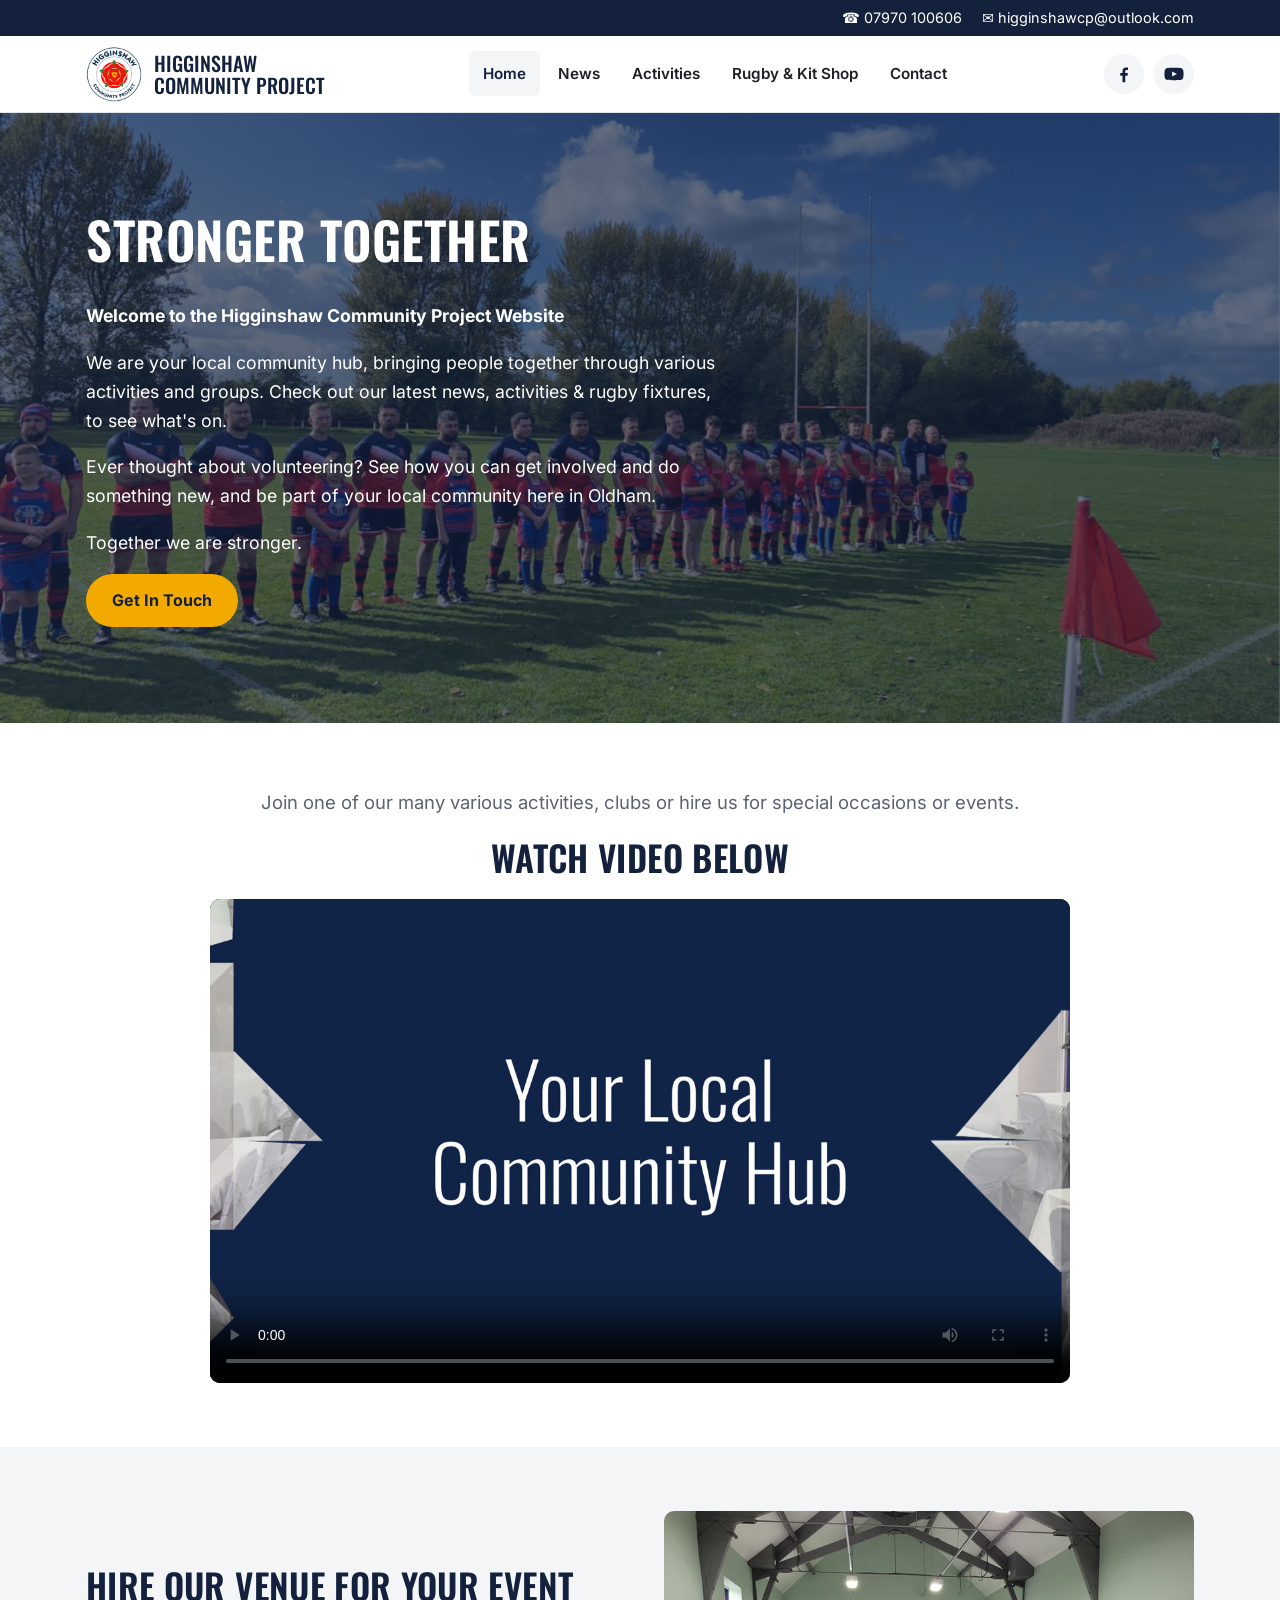
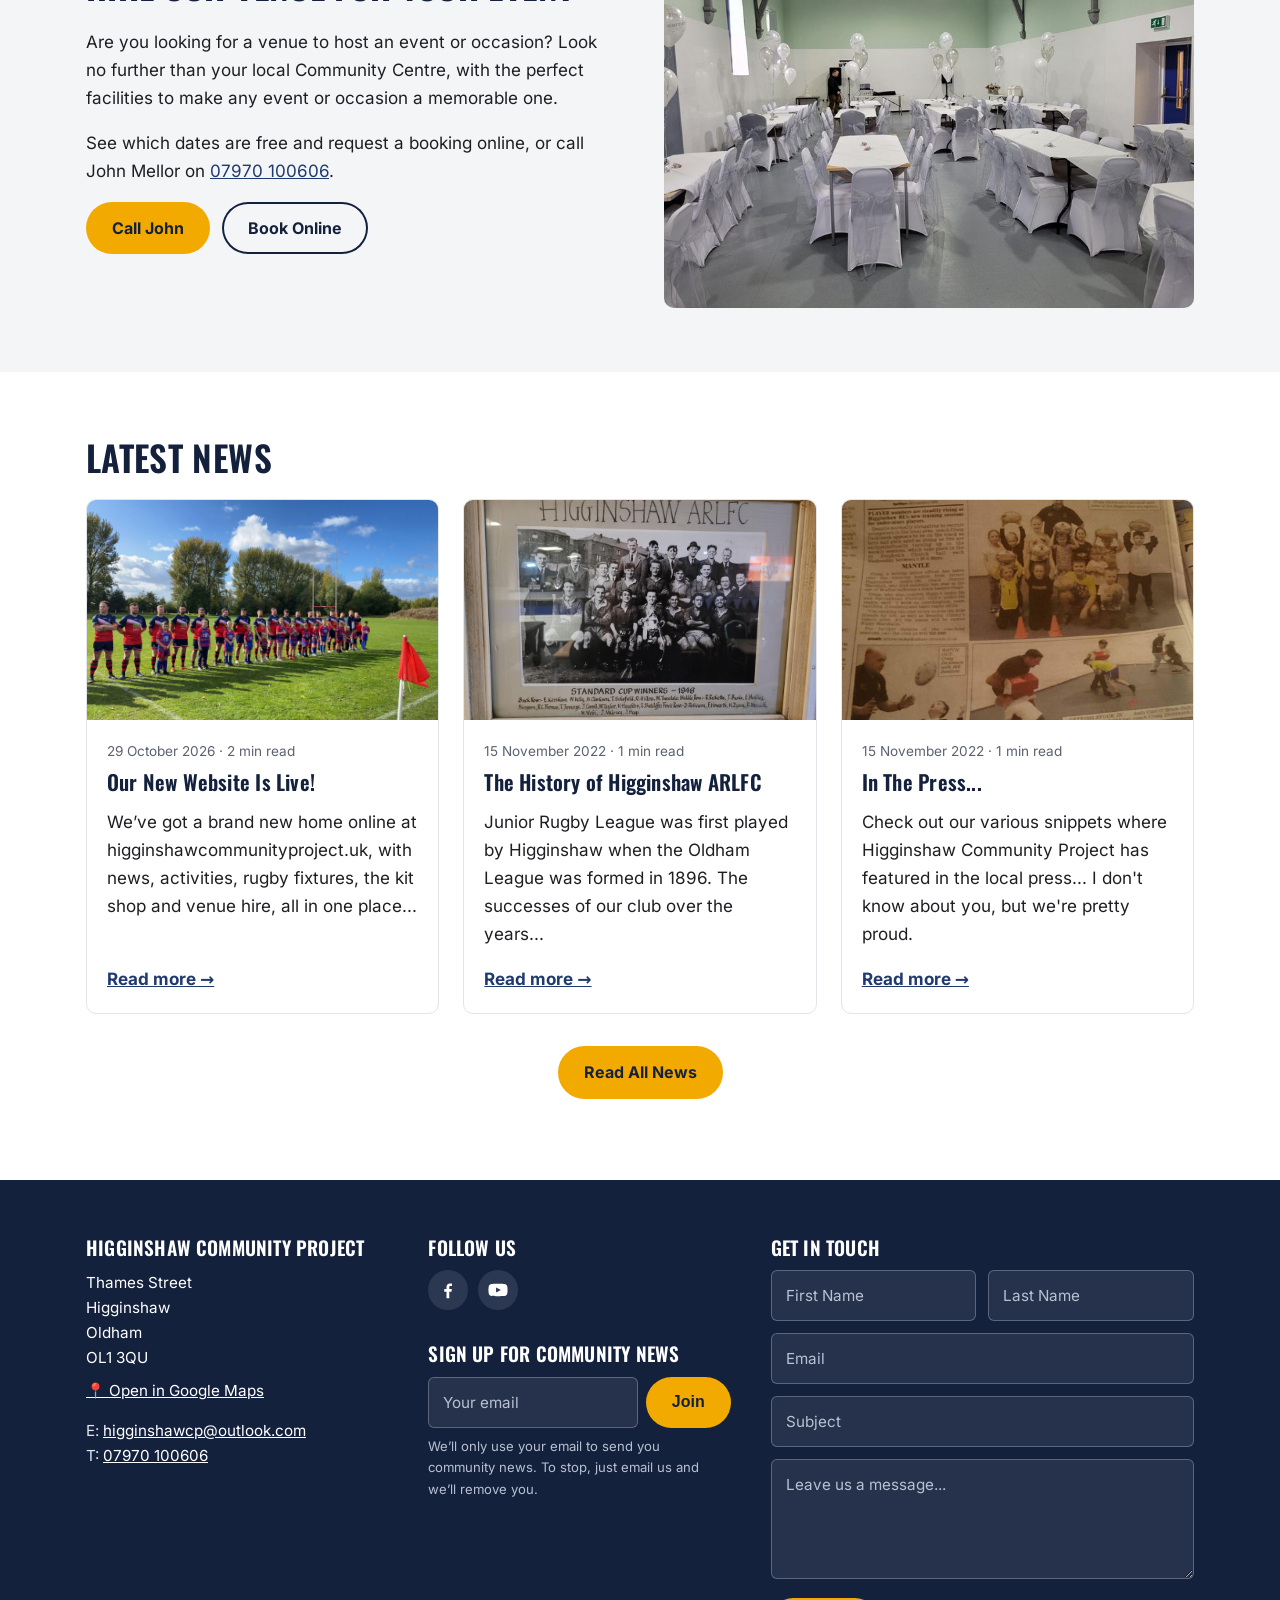
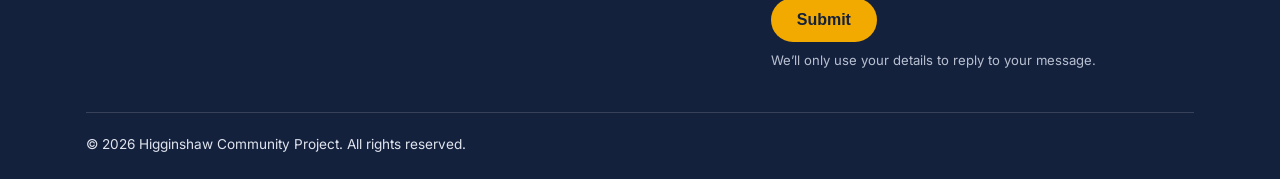
<file: index.html>
<!doctype html>
<html lang="en-GB">
<head>
  <meta charset="utf-8">
  <meta name="viewport" content="width=device-width, initial-scale=1">
  <title>Higginshaw Community Project | Oldham</title>
  <meta name="description" content="Higginshaw Community Project in the heart of Higginshaw, Oldham. Your local community centre, sports club & venue to hire for various groups & activities.">
  <link rel="canonical" href="https://www.higginshawcommunityproject.uk/">
  <meta property="og:title" content="Higginshaw Community Project | Oldham">
  <meta property="og:description" content="Higginshaw Community Project in the heart of Higginshaw, Oldham. Your local community centre, sports club & venue to hire for various groups & activities.">
  <meta property="og:image" content="https://www.higginshawcommunityproject.uk/images/logo.png">
  <meta property="og:type" content="website">
  <meta name="twitter:card" content="summary_large_image">
  <link rel="icon" href="images/favicon-32.png" sizes="32x32" type="image/png">
  <link rel="apple-touch-icon" href="apple-touch-icon.png">
  <link rel="preload" href="fonts/oswald-latin.woff2" as="font" type="font/woff2" crossorigin>
  <link rel="preload" href="fonts/inter-latin.woff2" as="font" type="font/woff2" crossorigin>
  <link rel="stylesheet" href="css/style.css">
  <script type="application/ld+json">
{
    "@context": "https://schema.org",
    "@type": "Organization",
    "name": "Higginshaw Community Project",
    "url": "https://www.higginshawcommunityproject.uk/",
    "logo": "https://www.higginshawcommunityproject.uk/images/logo.png",
    "email": "higginshawcp@outlook.com",
    "telephone": "+44 7970 100606",
    "address": {
      "@type": "PostalAddress",
      "streetAddress": "Thames Street",
      "addressLocality": "Oldham",
      "addressRegion": "Greater Manchester",
      "postalCode": "OL1 3QU",
      "addressCountry": "GB"
    },
    "location": {
      "@type": "Place",
      "name": "Higginshaw Community Project",
      "hasMap": "https://maps.app.goo.gl/gQZjQvZCSkHr1gMu5",
      "geo": {
        "@type": "GeoCoordinates",
        "latitude": 53.5479101,
        "longitude": -2.104992
      }
    },
    "sameAs": [
      "https://www.facebook.com/profile.php?id=100088274062033",
      "https://www.youtube.com/@higginshawarlfc8324"
    ]
  }
  </script>
</head>
<body>
  <div class="topbar">
    <div class="container">
      <a href="tel:07970100606">&#9742; 07970 100606</a>
      <a href="mailto:higginshawcp@outlook.com">&#9993; higginshawcp@outlook.com</a>
    </div>
  </div>

  <header class="site-header">
    <div class="container">
      <a class="brand" href="index.html">
        <img width="168" height="169" src="images/logo-168.png" alt="Higginshaw Community Project logo">
        <span>Higginshaw<br>Community Project</span>
      </a>
      <button class="nav-toggle" aria-label="Open menu" aria-expanded="false">
        <svg width="28" height="28" viewBox="0 0 24 24" fill="none" stroke="currentColor" stroke-width="2"><path d="M3 6h18M3 12h18M3 18h18"/></svg>
      </button>
      <nav class="nav" aria-label="Main">
        <ul>
          <li><a href="index.html" aria-current="page">Home</a></li>
          <li><a href="news.html">News</a></li>
          <li><a href="activities.html">Activities</a></li>
          <li><a href="rugby.html">Rugby &amp; Kit Shop</a></li>
          <li><a href="#contact">Contact</a></li>
        </ul>
      </nav>
      <ul class="social header-social">
        <li><a href="https://www.facebook.com/profile.php?id=100088274062033" aria-label="Facebook" target="_blank" rel="noopener"><svg viewBox="0 0 24 24" aria-hidden="true"><path d="M13.5 22v-8h2.7l.4-3.2h-3.1V8.8c0-.9.3-1.5 1.6-1.5h1.7V4.4c-.3 0-1.3-.1-2.5-.1-2.4 0-4.1 1.5-4.1 4.2v2.3H7.5V14h2.7v8h3.3z"/></svg></a></li>
        <li><a href="https://www.youtube.com/@higginshawarlfc8324" aria-label="YouTube" target="_blank" rel="noopener"><svg viewBox="0 0 24 24" aria-hidden="true"><path d="M23 7.2a3 3 0 0 0-2.1-2.1C19 4.6 12 4.6 12 4.6s-7 0-8.9.5A3 3 0 0 0 1 7.2 31 31 0 0 0 .5 12a31 31 0 0 0 .5 4.8 3 3 0 0 0 2.1 2.1c1.9.5 8.9.5 8.9.5s7 0 8.9-.5a3 3 0 0 0 2.1-2.1 31 31 0 0 0 .5-4.8 31 31 0 0 0-.5-4.8zM9.7 15.1V8.9L15.5 12l-5.8 3.1z"/></svg></a></li>
      </ul>
    </div>
  </header>

  <main>
    <section class="hero">
      <img fetchpriority="high" width="1792" height="960" srcset="images/rugby-cup-final-2022-900.jpg 900w, images/rugby-cup-final-2022-1200.jpg 1200w, images/rugby-cup-final-2022-2000.jpg 1792w" sizes="100vw" class="hero-bg" src="images/rugby-cup-final-2022-2000.jpg" alt="">
      <div class="container">
        <h1>Stronger Together</h1>
        <p><strong>Welcome to the Higginshaw Community Project Website</strong></p>
        <p>We are your local community hub, bringing people together through various activities and groups. Check out our latest news, activities &amp; rugby fixtures, to see what's on.</p>
        <p>Ever thought about volunteering? See how you can get involved and do something new, and be part of your local community here in Oldham.</p>
        <p>Together we are stronger.</p>
        <a class="btn" href="#contact">Get In Touch</a>
      </div>
    </section>

    <section class="section">
      <div class="container center">
        <p class="lead">Join one of our many various activities, clubs or hire us for special occasions or events.</p>
        <h2>Watch Video Below</h2>
        <div class="video" style="max-width:860px;margin:0 auto">
          <video controls playsinline preload="metadata" poster="videos/community-hub-video-poster.jpg" aria-label="Video: Your Local Community Hub">
            <source src="videos/community-hub-video.mp4" type="video/mp4">
            <p>Your browser can&rsquo;t play this video. <a href="videos/community-hub-video.mp4" style="color:var(--accent)">Download it</a> or <a href="https://www.youtube.com/@higginshawarlfc8324" style="color:var(--accent)" target="_blank" rel="noopener">watch on our YouTube channel</a>.</p>
          </video>
        </div>
      </div>
    </section>

    <section class="section alt">
      <div class="container split">
        <div>
          <h2>Hire Our Venue For Your Event</h2>
          <p>Are you looking for a venue to host an event or occasion? Look no further than your local Community Centre, with the perfect facilities to make any event or occasion a memorable one.</p>
          <p>See which dates are free and request a booking online, or call John Mellor on <a href="tel:07970100606">07970 100606</a>.</p>
          <div class="btn-row">
            <a class="btn" href="tel:07970100606">Call John</a>
            <a class="btn outline-dark" href="https://book.higginshawcommunityproject.uk/">Book Online</a>
          </div>
        </div>
        <img width="1600" height="1200" srcset="images/function-room-800.jpg 800w, images/function-room.jpg 1600w" sizes="(max-width: 800px) 100vw, 760px" class="rounded" src="images/function-room.jpg" alt="Inside Higginshaw Community Project" loading="lazy">
      </div>
    </section>

    <section class="section">
      <div class="container">
        <h2>Latest News</h2>
        <div class="grid cols-3">
          <article class="card">
            <a href="news/our-new-website.html"><img width="900" height="482" src="images/rugby-cup-final-2022-900.jpg" alt="Our New Website Is Live!" loading="lazy"></a>
            <div class="card-body">
              <div class="meta">29 October 2026 &middot; 2 min read</div>
              <h3><a href="news/our-new-website.html">Our New Website Is Live!</a></h3>
              <p>We&rsquo;ve got a brand new home online at higginshawcommunityproject.uk, with news, activities, rugby fixtures, the kit shop and venue hire, all in one place...</p>
              <a class="more" href="news/our-new-website.html">Read more &rarr;</a>
            </div>
          </article>
          <article class="card">
            <a href="news/history-of-higginshaw-arlfc.html"><img width="900" height="675" src="images/history-standard-cup-winners-1948-900.jpg" alt="The History of Higginshaw ARLFC" loading="lazy"></a>
            <div class="card-body">
              <div class="meta">15 November 2022 &middot; 1 min read</div>
              <h3><a href="news/history-of-higginshaw-arlfc.html">The History of Higginshaw ARLFC</a></h3>
              <p>Junior Rugby League was first played by Higginshaw when the Oldham League was formed in 1896. The successes of our club over the years...</p>
              <a class="more" href="news/history-of-higginshaw-arlfc.html">Read more &rarr;</a>
            </div>
          </article>
          <article class="card">
            <a href="news/in-the-press.html"><img width="506" height="900" src="images/press-youth-rugby-academy-900.jpg" alt="In The Press..." loading="lazy"></a>
            <div class="card-body">
              <div class="meta">15 November 2022 &middot; 1 min read</div>
              <h3><a href="news/in-the-press.html">In The Press...</a></h3>
              <p>Check out our various snippets where Higginshaw Community Project has featured in the local press... I don't know about you, but we're pretty proud.</p>
              <a class="more" href="news/in-the-press.html">Read more &rarr;</a>
            </div>
          </article>
        </div>
        <p class="center" style="margin-top:32px"><a class="btn" href="news.html">Read All News</a></p>
      </div>
    </section>
  </main>

  <footer class="site-footer" id="contact">
    <div class="container">
      <div class="footer-grid">
        <div>
          <h2>Higginshaw Community Project</h2>
          <address style="font-style:normal">
            <a href="https://maps.app.goo.gl/gQZjQvZCSkHr1gMu5" target="_blank" rel="noopener" class="map-link">Thames Street<br>Higginshaw<br>Oldham<br>OL1 3QU</a>
          </address>
          <p style="margin:.5em 0 0"><a href="https://maps.app.goo.gl/gQZjQvZCSkHr1gMu5" target="_blank" rel="noopener">&#128205; Open in Google Maps</a></p>
          <p style="margin-top:1em">
            E: <a href="mailto:higginshawcp@outlook.com">higginshawcp@outlook.com</a><br>
            T: <a href="tel:07970100606">07970 100606</a>
          </p>
        </div>
        <div>
          <h2>Follow Us</h2>
          <ul class="social">
            <li><a href="https://www.facebook.com/profile.php?id=100088274062033" aria-label="Facebook" target="_blank" rel="noopener"><svg viewBox="0 0 24 24" aria-hidden="true"><path d="M13.5 22v-8h2.7l.4-3.2h-3.1V8.8c0-.9.3-1.5 1.6-1.5h1.7V4.4c-.3 0-1.3-.1-2.5-.1-2.4 0-4.1 1.5-4.1 4.2v2.3H7.5V14h2.7v8h3.3z"/></svg></a></li>
            <li><a href="https://www.youtube.com/@higginshawarlfc8324" aria-label="YouTube" target="_blank" rel="noopener"><svg viewBox="0 0 24 24" aria-hidden="true"><path d="M23 7.2a3 3 0 0 0-2.1-2.1C19 4.6 12 4.6 12 4.6s-7 0-8.9.5A3 3 0 0 0 1 7.2 31 31 0 0 0 .5 12a31 31 0 0 0 .5 4.8 3 3 0 0 0 2.1 2.1c1.9.5 8.9.5 8.9.5s7 0 8.9-.5a3 3 0 0 0 2.1-2.1 31 31 0 0 0 .5-4.8 31 31 0 0 0-.5-4.8zM9.7 15.1V8.9L15.5 12l-5.8 3.1z"/></svg></a></li>
          </ul>
          <h2 style="margin-top:32px">Sign Up for Community News</h2>
          <form class="newsletter site-form" name="newsletter" action="https://api.web3forms.com/submit" method="POST"
                data-subject-field="email" data-subject-prefix="New newsletter signup: "
                data-success="Thanks for signing up! You&rsquo;re on the list for community news.">
            <input type="hidden" name="access_key" value="2c5b12cb-0089-4bee-9e2f-fe850c8996c5">
            <input type="hidden" name="subject" value="New newsletter signup">
            <input type="hidden" name="from_name" value="Higginshaw website">
            <input type="checkbox" name="botcheck" tabindex="-1" autocomplete="off" aria-hidden="true" style="display:none">
            <label class="sr-only" for="nl-email">Email</label>
            <input id="nl-email" type="email" name="email" placeholder="Your email" required>
            <button class="btn" type="submit">Join</button>
          </form>
          <p class="form-note">We&rsquo;ll only use your email to send you community news. To stop, just email us and we&rsquo;ll remove you.</p>
        </div>
        <div>
          <h2>Get in Touch</h2>
          <form class="site-form" name="contact" action="https://api.web3forms.com/submit" method="POST"
                data-subject-field="topic" data-subject-prefix="Website message: "
                data-success="Thanks for your message! We&rsquo;ll get back to you as soon as we can.">
            <input type="hidden" name="access_key" value="2c5b12cb-0089-4bee-9e2f-fe850c8996c5">
            <input type="hidden" name="subject" value="New message from the Higginshaw website">
            <input type="hidden" name="from_name" value="Higginshaw website">
            <input type="checkbox" name="botcheck" tabindex="-1" autocomplete="off" aria-hidden="true" style="display:none">
            <div class="row">
              <input type="text" name="first_name" placeholder="First Name" aria-label="First Name" required>
              <input type="text" name="last_name" placeholder="Last Name" aria-label="Last Name">
            </div>
            <input type="email" name="email" placeholder="Email" aria-label="Email" required>
            <input type="text" name="topic" placeholder="Subject" aria-label="Subject">
            <textarea name="message" placeholder="Leave us a message..." aria-label="Message" required></textarea>
            <button class="btn" type="submit">Submit</button>
          </form>
          <p class="form-note">We&rsquo;ll only use your details to reply to your message.</p>
        </div>
      </div>
      <div class="footer-bottom">
        <span>&copy; <span data-year>2026</span> Higginshaw Community Project. All rights reserved.</span>
      </div>
    </div>
  </footer>

  <script src="js/main.js"></script>
</body>
</html>
</file>
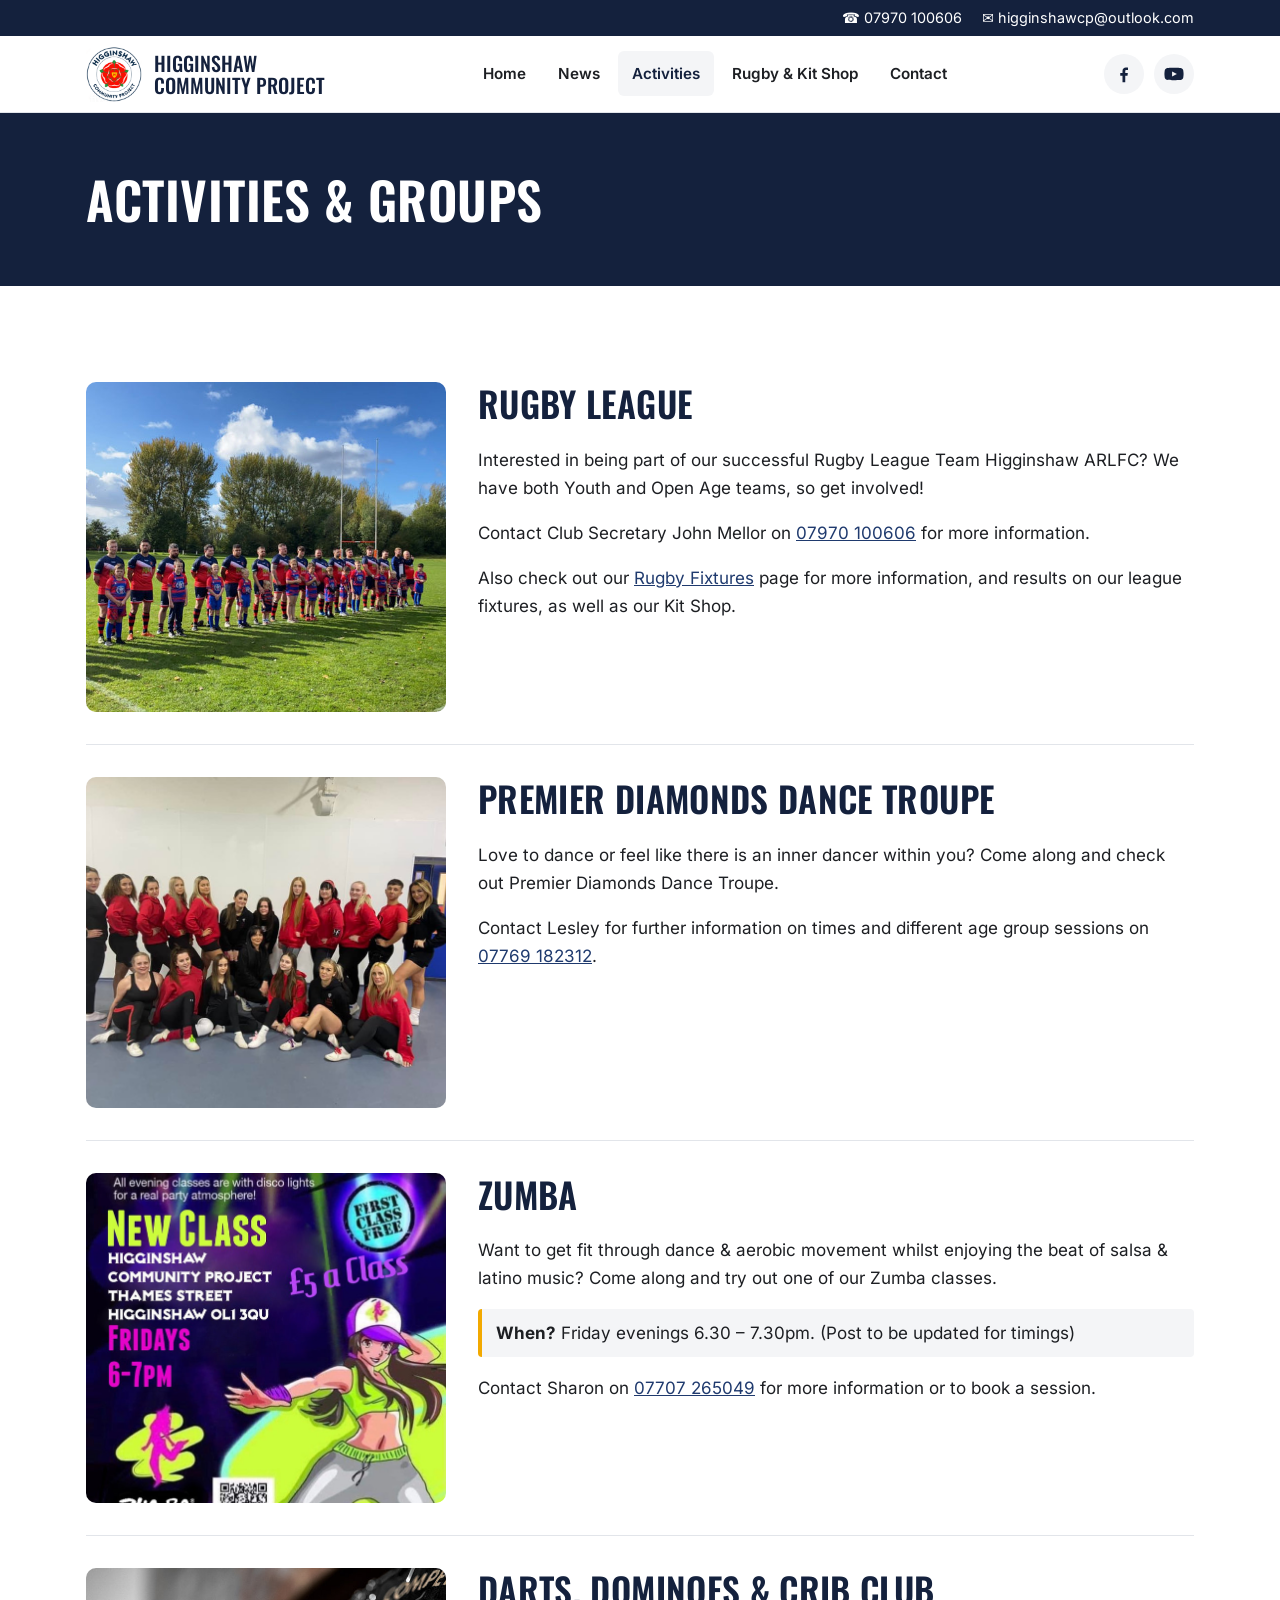
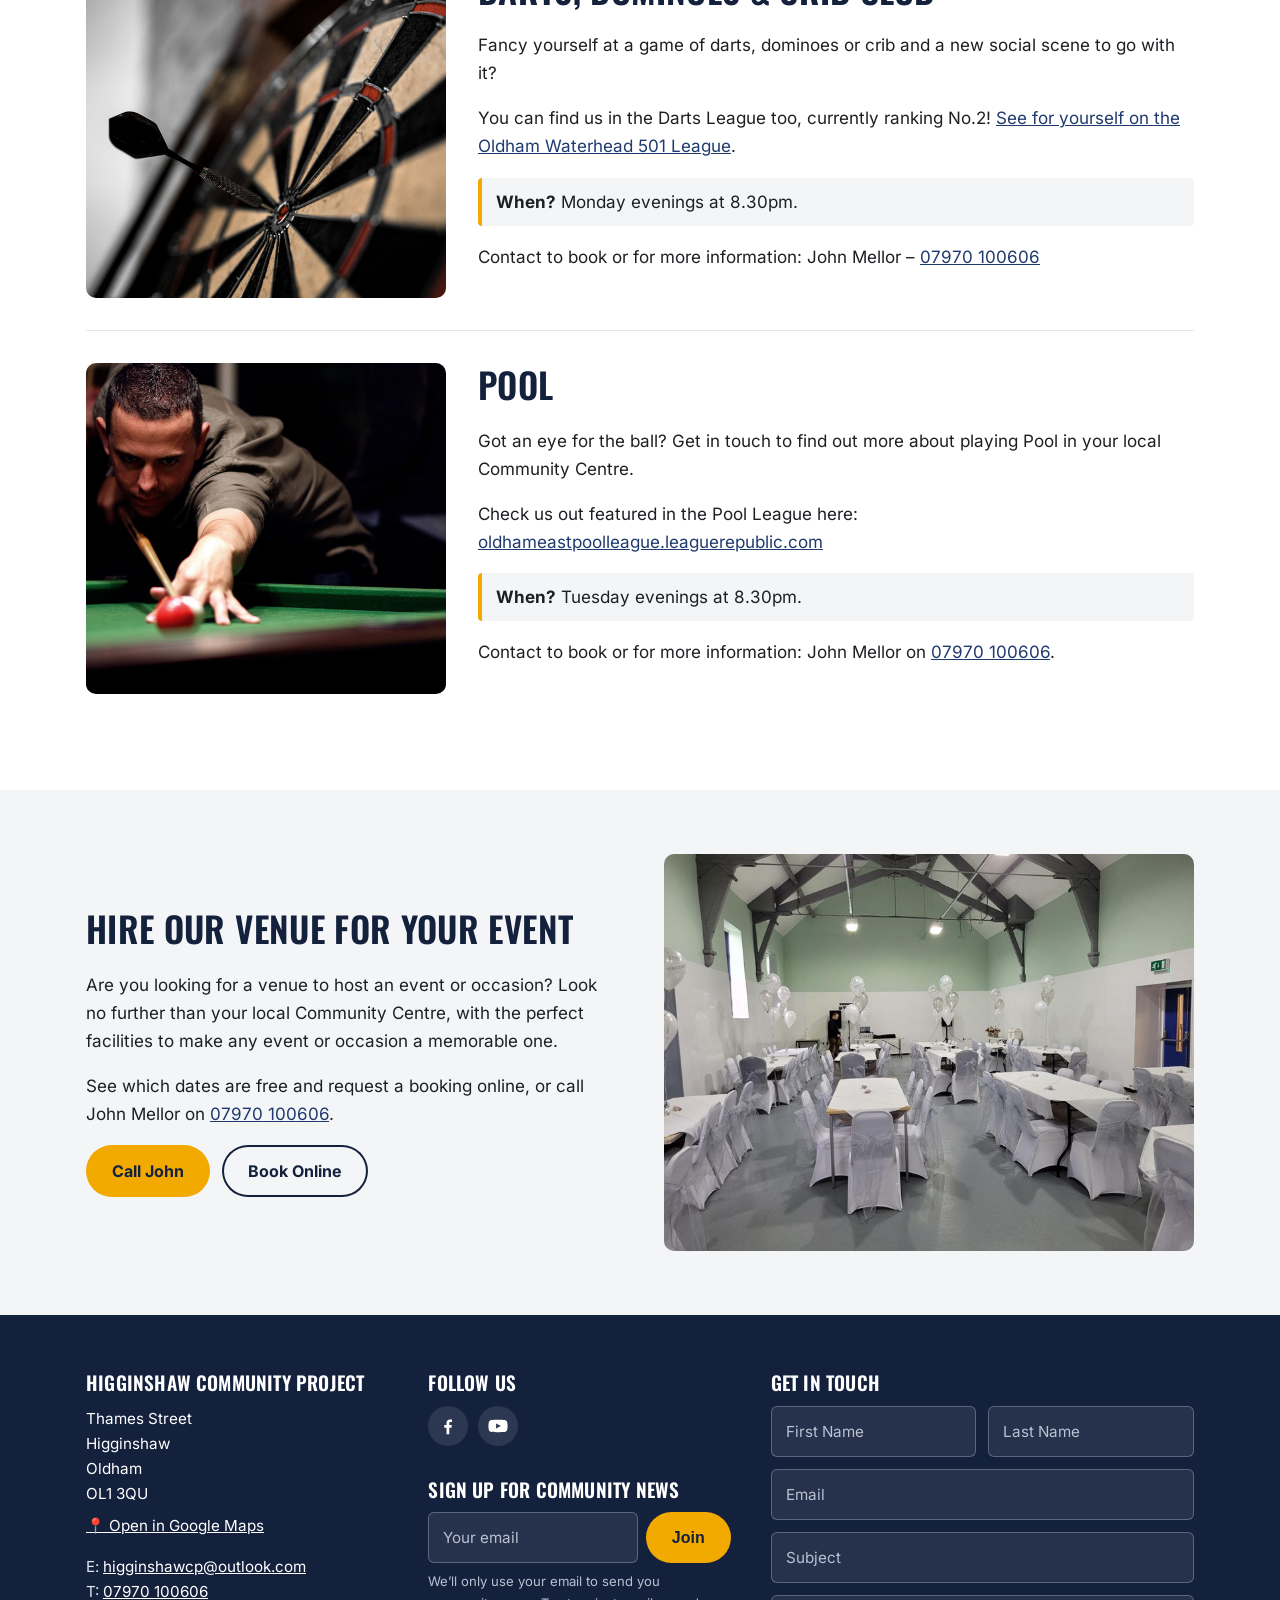
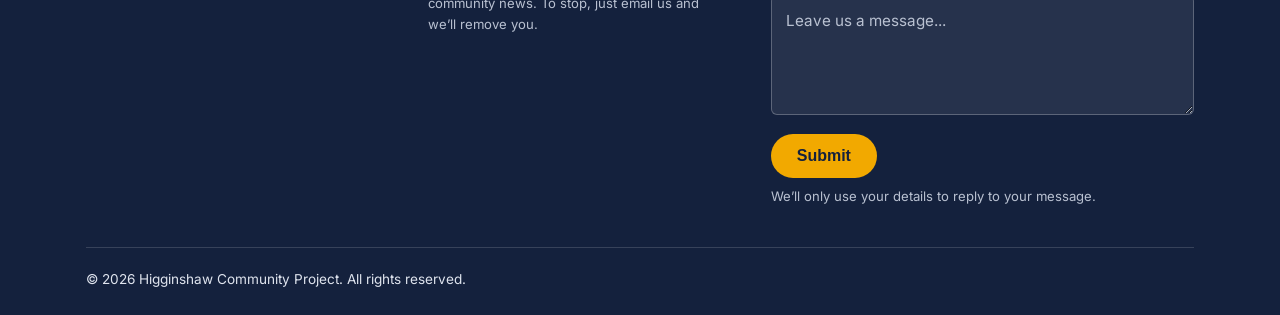
<file: activities.html>
<!doctype html>
<html lang="en-GB">
<head>
  <meta charset="utf-8">
  <meta name="viewport" content="width=device-width, initial-scale=1">
  <title>Activities & Groups | Higginshaw Community</title>
  <meta name="description" content="We have various activities and groups to join such as rugby league, dance, pool & darts.">
  <link rel="canonical" href="https://www.higginshawcommunityproject.uk/activities.html">
  <meta property="og:title" content="Activities & Groups | Higginshaw Community">
  <meta property="og:description" content="We have various activities and groups to join such as rugby league, dance, pool & darts.">
  <meta property="og:image" content="https://www.higginshawcommunityproject.uk/images/logo.png">
  <meta property="og:type" content="website">
  <meta name="twitter:card" content="summary_large_image">
  <link rel="icon" href="images/favicon-32.png" sizes="32x32" type="image/png">
  <link rel="apple-touch-icon" href="apple-touch-icon.png">
  <link rel="preload" href="fonts/oswald-latin.woff2" as="font" type="font/woff2" crossorigin>
  <link rel="preload" href="fonts/inter-latin.woff2" as="font" type="font/woff2" crossorigin>
  <link rel="stylesheet" href="css/style.css">
</head>
<body>
  <div class="topbar">
    <div class="container">
      <a href="tel:07970100606">&#9742; 07970 100606</a>
      <a href="mailto:higginshawcp@outlook.com">&#9993; higginshawcp@outlook.com</a>
    </div>
  </div>

  <header class="site-header">
    <div class="container">
      <a class="brand" href="index.html">
        <img width="168" height="169" src="images/logo-168.png" alt="Higginshaw Community Project logo">
        <span>Higginshaw<br>Community Project</span>
      </a>
      <button class="nav-toggle" aria-label="Open menu" aria-expanded="false">
        <svg width="28" height="28" viewBox="0 0 24 24" fill="none" stroke="currentColor" stroke-width="2"><path d="M3 6h18M3 12h18M3 18h18"/></svg>
      </button>
      <nav class="nav" aria-label="Main">
        <ul>
          <li><a href="index.html">Home</a></li>
          <li><a href="news.html">News</a></li>
          <li><a href="activities.html" aria-current="page">Activities</a></li>
          <li><a href="rugby.html">Rugby &amp; Kit Shop</a></li>
          <li><a href="#contact">Contact</a></li>
        </ul>
      </nav>
      <ul class="social header-social">
        <li><a href="https://www.facebook.com/profile.php?id=100088274062033" aria-label="Facebook" target="_blank" rel="noopener"><svg viewBox="0 0 24 24" aria-hidden="true"><path d="M13.5 22v-8h2.7l.4-3.2h-3.1V8.8c0-.9.3-1.5 1.6-1.5h1.7V4.4c-.3 0-1.3-.1-2.5-.1-2.4 0-4.1 1.5-4.1 4.2v2.3H7.5V14h2.7v8h3.3z"/></svg></a></li>
        <li><a href="https://www.youtube.com/@higginshawarlfc8324" aria-label="YouTube" target="_blank" rel="noopener"><svg viewBox="0 0 24 24" aria-hidden="true"><path d="M23 7.2a3 3 0 0 0-2.1-2.1C19 4.6 12 4.6 12 4.6s-7 0-8.9.5A3 3 0 0 0 1 7.2 31 31 0 0 0 .5 12a31 31 0 0 0 .5 4.8 3 3 0 0 0 2.1 2.1c1.9.5 8.9.5 8.9.5s7 0 8.9-.5a3 3 0 0 0 2.1-2.1 31 31 0 0 0 .5-4.8 31 31 0 0 0-.5-4.8zM9.7 15.1V8.9L15.5 12l-5.8 3.1z"/></svg></a></li>
      </ul>
    </div>
  </header>

  <main>
    <section class="page-hero"><div class="container"><h1>Activities &amp; Groups</h1></div></section>
    <section class="section">
      <div class="container">
        <div class="activity">
          <img fetchpriority="high" width="900" height="482" src="images/rugby-cup-final-2022-900.jpg" alt="Higginshaw ARLFC cup final 2022">
          <div>
            <h2>Rugby League</h2>
            <p>Interested in being part of our successful Rugby League Team Higginshaw ARLFC? We have both Youth and Open Age teams, so get involved!</p>
            <p>Contact Club Secretary John Mellor on <a href="tel:07970100606">07970 100606</a> for more information.</p>
            <p>Also check out our <a href="rugby.html">Rugby Fixtures</a> page for more information, and results on our league fixtures, as well as our Kit Shop.</p>
          </div>
        </div>
        <div class="activity">
          <img width="900" height="675" src="images/activities-adult-dancers.jpg" alt="Adult dancers, March 2022" loading="lazy">
          <div>
            <h2>Premier Diamonds Dance Troupe</h2>
            <p>Love to dance or feel like there is an inner dancer within you? Come along and check out Premier Diamonds Dance Troupe.</p>
            <p>Contact Lesley for further information on times and different age group sessions on <a href="tel:07769182312">07769 182312</a>.</p>
          </div>
        </div>
        <div class="activity">
          <img width="723" height="900" src="images/activities-zumba.jpg" alt="Zumba class" loading="lazy">
          <div>
            <h2>Zumba</h2>
            <p>Want to get fit through dance &amp; aerobic movement whilst enjoying the beat of salsa &amp; latino music? Come along and try out one of our Zumba classes.</p>
            <p class="when"><strong>When?</strong> Friday evenings 6.30 &ndash; 7.30pm. (Post to be updated for timings)</p>
            <p>Contact Sharon on <a href="tel:07707265049">07707 265049</a> for more information or to book a session.</p>
          </div>
        </div>
        <div class="activity">
          <img width="900" height="600" src="images/activities-darts.jpg" alt="Darts board" loading="lazy">
          <div>
            <h2>Darts, Dominoes &amp; Crib Club</h2>
            <p>Fancy yourself at a game of darts, dominoes or crib and a new social scene to go with it?</p>
            <p>You can find us in the Darts League too, currently ranking No.2! <a href="https://oldhamwaterhead501.leaguerepublic.com/index.html" target="_blank" rel="noopener">See for yourself on the Oldham Waterhead 501 League</a>.</p>
            <p class="when"><strong>When?</strong> Monday evenings at 8.30pm.</p>
            <p>Contact to book or for more information: John Mellor &ndash; <a href="tel:07970100606">07970 100606</a></p>
          </div>
        </div>
        <div class="activity">
          <img width="900" height="600" src="images/activities-pool-table.jpg" alt="Pool table" loading="lazy">
          <div>
            <h2>Pool</h2>
            <p>Got an eye for the ball? Get in touch to find out more about playing Pool in your local Community Centre.</p>
            <p>Check us out featured in the Pool League here: <a href="https://oldhameastpoolleague.leaguerepublic.com" target="_blank" rel="noopener">oldhameastpoolleague.leaguerepublic.com</a></p>
            <p class="when"><strong>When?</strong> Tuesday evenings at 8.30pm.</p>
            <p>Contact to book or for more information: John Mellor on <a href="tel:07970100606">07970 100606</a>.</p>
          </div>
        </div>
      </div>
    </section>

    <section class="section alt">
      <div class="container split">
        <div>
          <h2>Hire Our Venue For Your Event</h2>
          <p>Are you looking for a venue to host an event or occasion? Look no further than your local Community Centre, with the perfect facilities to make any event or occasion a memorable one.</p>
          <p>See which dates are free and request a booking online, or call John Mellor on <a href="tel:07970100606">07970 100606</a>.</p>
          <div class="btn-row">
            <a class="btn" href="tel:07970100606">Call John</a>
            <a class="btn outline-dark" href="https://book.higginshawcommunityproject.uk/">Book Online</a>
          </div>
        </div>
        <img width="1600" height="1200" srcset="images/function-room-800.jpg 800w, images/function-room.jpg 1600w" sizes="(max-width: 800px) 100vw, 760px" class="rounded" src="images/function-room.jpg" alt="Inside Higginshaw Community Project" loading="lazy">
      </div>
    </section>
  </main>

  <footer class="site-footer" id="contact">
    <div class="container">
      <div class="footer-grid">
        <div>
          <h2>Higginshaw Community Project</h2>
          <address style="font-style:normal">
            <a href="https://maps.app.goo.gl/gQZjQvZCSkHr1gMu5" target="_blank" rel="noopener" class="map-link">Thames Street<br>Higginshaw<br>Oldham<br>OL1 3QU</a>
          </address>
          <p style="margin:.5em 0 0"><a href="https://maps.app.goo.gl/gQZjQvZCSkHr1gMu5" target="_blank" rel="noopener">&#128205; Open in Google Maps</a></p>
          <p style="margin-top:1em">
            E: <a href="mailto:higginshawcp@outlook.com">higginshawcp@outlook.com</a><br>
            T: <a href="tel:07970100606">07970 100606</a>
          </p>
        </div>
        <div>
          <h2>Follow Us</h2>
          <ul class="social">
            <li><a href="https://www.facebook.com/profile.php?id=100088274062033" aria-label="Facebook" target="_blank" rel="noopener"><svg viewBox="0 0 24 24" aria-hidden="true"><path d="M13.5 22v-8h2.7l.4-3.2h-3.1V8.8c0-.9.3-1.5 1.6-1.5h1.7V4.4c-.3 0-1.3-.1-2.5-.1-2.4 0-4.1 1.5-4.1 4.2v2.3H7.5V14h2.7v8h3.3z"/></svg></a></li>
            <li><a href="https://www.youtube.com/@higginshawarlfc8324" aria-label="YouTube" target="_blank" rel="noopener"><svg viewBox="0 0 24 24" aria-hidden="true"><path d="M23 7.2a3 3 0 0 0-2.1-2.1C19 4.6 12 4.6 12 4.6s-7 0-8.9.5A3 3 0 0 0 1 7.2 31 31 0 0 0 .5 12a31 31 0 0 0 .5 4.8 3 3 0 0 0 2.1 2.1c1.9.5 8.9.5 8.9.5s7 0 8.9-.5a3 3 0 0 0 2.1-2.1 31 31 0 0 0 .5-4.8 31 31 0 0 0-.5-4.8zM9.7 15.1V8.9L15.5 12l-5.8 3.1z"/></svg></a></li>
          </ul>
          <h2 style="margin-top:32px">Sign Up for Community News</h2>
          <form class="newsletter site-form" name="newsletter" action="https://api.web3forms.com/submit" method="POST"
                data-subject-field="email" data-subject-prefix="New newsletter signup: "
                data-success="Thanks for signing up! You&rsquo;re on the list for community news.">
            <input type="hidden" name="access_key" value="2c5b12cb-0089-4bee-9e2f-fe850c8996c5">
            <input type="hidden" name="subject" value="New newsletter signup">
            <input type="hidden" name="from_name" value="Higginshaw website">
            <input type="checkbox" name="botcheck" tabindex="-1" autocomplete="off" aria-hidden="true" style="display:none">
            <label class="sr-only" for="nl-email">Email</label>
            <input id="nl-email" type="email" name="email" placeholder="Your email" required>
            <button class="btn" type="submit">Join</button>
          </form>
          <p class="form-note">We&rsquo;ll only use your email to send you community news. To stop, just email us and we&rsquo;ll remove you.</p>
        </div>
        <div>
          <h2>Get in Touch</h2>
          <form class="site-form" name="contact" action="https://api.web3forms.com/submit" method="POST"
                data-subject-field="topic" data-subject-prefix="Website message: "
                data-success="Thanks for your message! We&rsquo;ll get back to you as soon as we can.">
            <input type="hidden" name="access_key" value="2c5b12cb-0089-4bee-9e2f-fe850c8996c5">
            <input type="hidden" name="subject" value="New message from the Higginshaw website">
            <input type="hidden" name="from_name" value="Higginshaw website">
            <input type="checkbox" name="botcheck" tabindex="-1" autocomplete="off" aria-hidden="true" style="display:none">
            <div class="row">
              <input type="text" name="first_name" placeholder="First Name" aria-label="First Name" required>
              <input type="text" name="last_name" placeholder="Last Name" aria-label="Last Name">
            </div>
            <input type="email" name="email" placeholder="Email" aria-label="Email" required>
            <input type="text" name="topic" placeholder="Subject" aria-label="Subject">
            <textarea name="message" placeholder="Leave us a message..." aria-label="Message" required></textarea>
            <button class="btn" type="submit">Submit</button>
          </form>
          <p class="form-note">We&rsquo;ll only use your details to reply to your message.</p>
        </div>
      </div>
      <div class="footer-bottom">
        <span>&copy; <span data-year>2026</span> Higginshaw Community Project. All rights reserved.</span>
      </div>
    </div>
  </footer>

  <script src="js/main.js"></script>
</body>
</html>
</file>
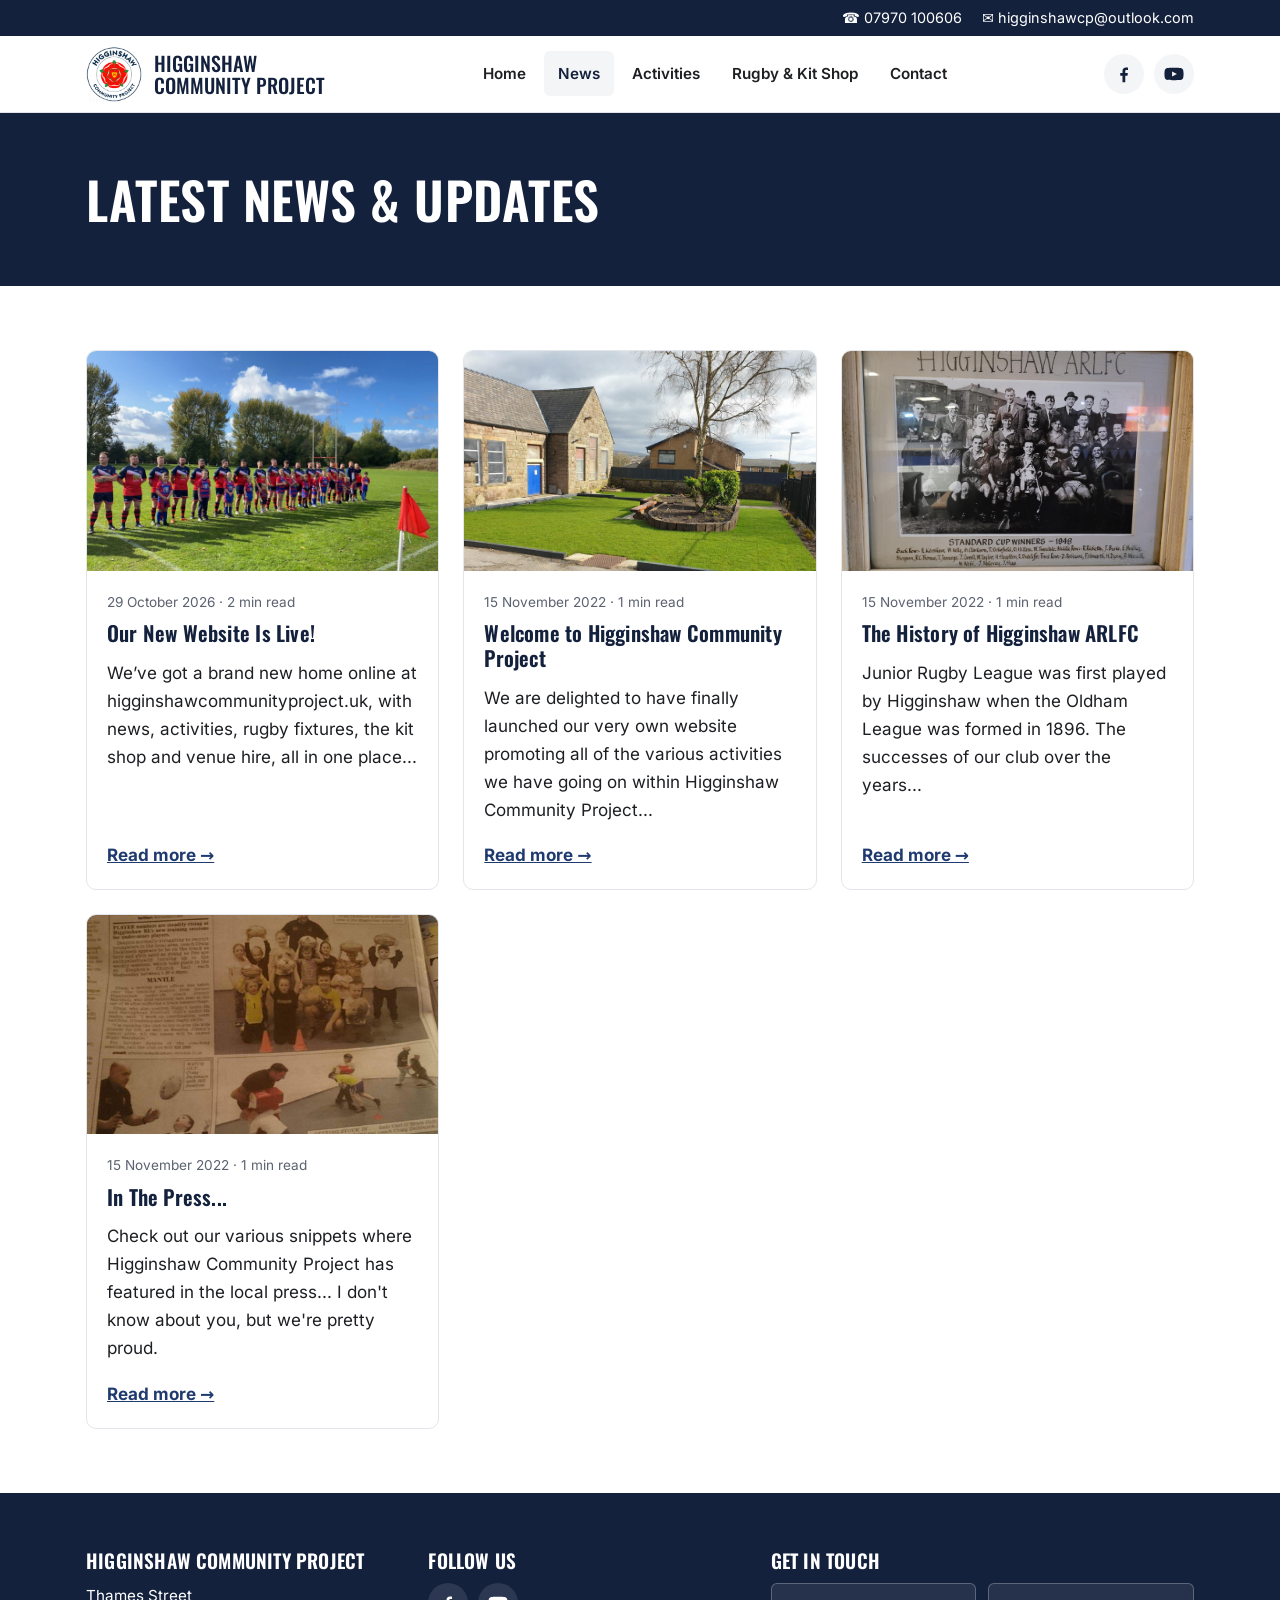
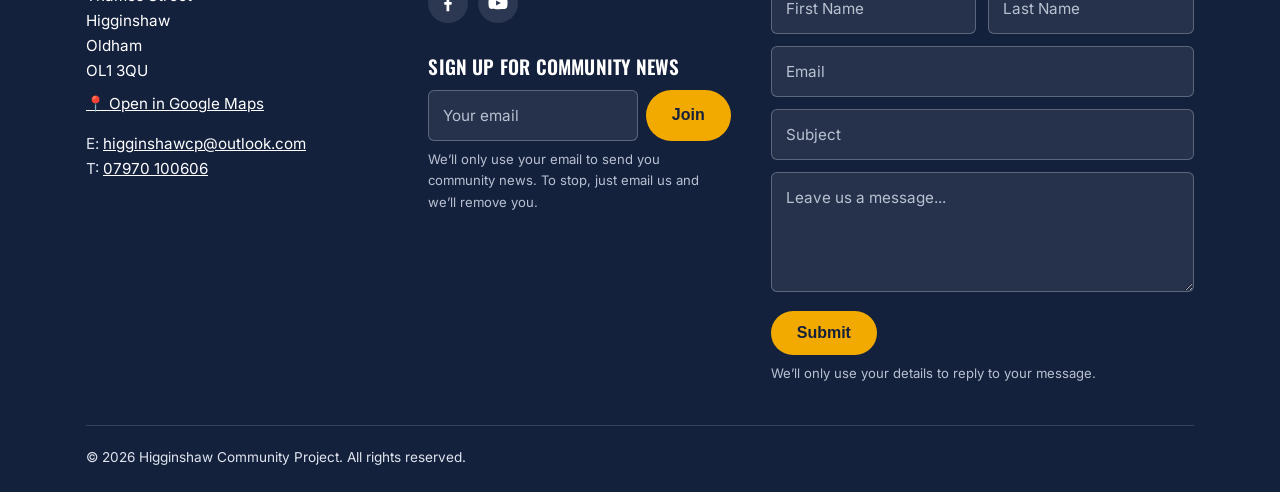
<file: news.html>
<!doctype html>
<html lang="en-GB">
<head>
  <meta charset="utf-8">
  <meta name="viewport" content="width=device-width, initial-scale=1">
  <title>Latest News & Updates | Higginshaw Community</title>
  <meta name="description" content="Latest news and updates from your local Community Centre in the heart of Higginshaw, Oldham.">
  <link rel="canonical" href="https://www.higginshawcommunityproject.uk/news.html">
  <meta property="og:title" content="Latest News & Updates | Higginshaw Community">
  <meta property="og:description" content="Latest news and updates from your local Community Centre in the heart of Higginshaw, Oldham.">
  <meta property="og:image" content="https://www.higginshawcommunityproject.uk/images/logo.png">
  <meta property="og:type" content="website">
  <meta name="twitter:card" content="summary_large_image">
  <link rel="icon" href="images/favicon-32.png" sizes="32x32" type="image/png">
  <link rel="apple-touch-icon" href="apple-touch-icon.png">
  <link rel="preload" href="fonts/oswald-latin.woff2" as="font" type="font/woff2" crossorigin>
  <link rel="preload" href="fonts/inter-latin.woff2" as="font" type="font/woff2" crossorigin>
  <link rel="stylesheet" href="css/style.css">
</head>
<body>
  <div class="topbar">
    <div class="container">
      <a href="tel:07970100606">&#9742; 07970 100606</a>
      <a href="mailto:higginshawcp@outlook.com">&#9993; higginshawcp@outlook.com</a>
    </div>
  </div>

  <header class="site-header">
    <div class="container">
      <a class="brand" href="index.html">
        <img width="168" height="169" src="images/logo-168.png" alt="Higginshaw Community Project logo">
        <span>Higginshaw<br>Community Project</span>
      </a>
      <button class="nav-toggle" aria-label="Open menu" aria-expanded="false">
        <svg width="28" height="28" viewBox="0 0 24 24" fill="none" stroke="currentColor" stroke-width="2"><path d="M3 6h18M3 12h18M3 18h18"/></svg>
      </button>
      <nav class="nav" aria-label="Main">
        <ul>
          <li><a href="index.html">Home</a></li>
          <li><a href="news.html" aria-current="page">News</a></li>
          <li><a href="activities.html">Activities</a></li>
          <li><a href="rugby.html">Rugby &amp; Kit Shop</a></li>
          <li><a href="#contact">Contact</a></li>
        </ul>
      </nav>
      <ul class="social header-social">
        <li><a href="https://www.facebook.com/profile.php?id=100088274062033" aria-label="Facebook" target="_blank" rel="noopener"><svg viewBox="0 0 24 24" aria-hidden="true"><path d="M13.5 22v-8h2.7l.4-3.2h-3.1V8.8c0-.9.3-1.5 1.6-1.5h1.7V4.4c-.3 0-1.3-.1-2.5-.1-2.4 0-4.1 1.5-4.1 4.2v2.3H7.5V14h2.7v8h3.3z"/></svg></a></li>
        <li><a href="https://www.youtube.com/@higginshawarlfc8324" aria-label="YouTube" target="_blank" rel="noopener"><svg viewBox="0 0 24 24" aria-hidden="true"><path d="M23 7.2a3 3 0 0 0-2.1-2.1C19 4.6 12 4.6 12 4.6s-7 0-8.9.5A3 3 0 0 0 1 7.2 31 31 0 0 0 .5 12a31 31 0 0 0 .5 4.8 3 3 0 0 0 2.1 2.1c1.9.5 8.9.5 8.9.5s7 0 8.9-.5a3 3 0 0 0 2.1-2.1 31 31 0 0 0 .5-4.8 31 31 0 0 0-.5-4.8zM9.7 15.1V8.9L15.5 12l-5.8 3.1z"/></svg></a></li>
      </ul>
    </div>
  </header>

  <main>
    <section class="page-hero"><div class="container"><h1>Latest News &amp; Updates</h1></div></section>
    <section class="section">
      <div class="container">
        <div class="grid cols-3">
          <article class="card">
            <a href="news/our-new-website.html"><img fetchpriority="high" width="900" height="482" src="images/rugby-cup-final-2022-900.jpg" alt="Our New Website Is Live!"></a>
            <div class="card-body">
              <div class="meta">29 October 2026 &middot; 2 min read</div>
              <h3><a href="news/our-new-website.html">Our New Website Is Live!</a></h3>
              <p>We&rsquo;ve got a brand new home online at higginshawcommunityproject.uk, with news, activities, rugby fixtures, the kit shop and venue hire, all in one place...</p>
              <a class="more" href="news/our-new-website.html">Read more &rarr;</a>
            </div>
          </article>
          <article class="card">
            <a href="news/welcome.html"><img width="900" height="498" src="images/building-and-garden-900.jpg" alt="Welcome to Higginshaw Community Project" loading="lazy"></a>
            <div class="card-body">
              <div class="meta">15 November 2022 &middot; 1 min read</div>
              <h3><a href="news/welcome.html">Welcome to Higginshaw Community Project</a></h3>
              <p>We are delighted to have finally launched our very own website promoting all of the various activities we have going on within Higginshaw Community Project...</p>
              <a class="more" href="news/welcome.html">Read more &rarr;</a>
            </div>
          </article>
          <article class="card">
            <a href="news/history-of-higginshaw-arlfc.html"><img width="900" height="675" src="images/history-standard-cup-winners-1948-900.jpg" alt="The History of Higginshaw ARLFC" loading="lazy"></a>
            <div class="card-body">
              <div class="meta">15 November 2022 &middot; 1 min read</div>
              <h3><a href="news/history-of-higginshaw-arlfc.html">The History of Higginshaw ARLFC</a></h3>
              <p>Junior Rugby League was first played by Higginshaw when the Oldham League was formed in 1896. The successes of our club over the years...</p>
              <a class="more" href="news/history-of-higginshaw-arlfc.html">Read more &rarr;</a>
            </div>
          </article>
          <article class="card">
            <a href="news/in-the-press.html"><img width="506" height="900" src="images/press-youth-rugby-academy-900.jpg" alt="In The Press..." loading="lazy"></a>
            <div class="card-body">
              <div class="meta">15 November 2022 &middot; 1 min read</div>
              <h3><a href="news/in-the-press.html">In The Press...</a></h3>
              <p>Check out our various snippets where Higginshaw Community Project has featured in the local press... I don't know about you, but we're pretty proud.</p>
              <a class="more" href="news/in-the-press.html">Read more &rarr;</a>
            </div>
          </article>
        </div>
      </div>
    </section>
  </main>

  <footer class="site-footer" id="contact">
    <div class="container">
      <div class="footer-grid">
        <div>
          <h2>Higginshaw Community Project</h2>
          <address style="font-style:normal">
            <a href="https://maps.app.goo.gl/gQZjQvZCSkHr1gMu5" target="_blank" rel="noopener" class="map-link">Thames Street<br>Higginshaw<br>Oldham<br>OL1 3QU</a>
          </address>
          <p style="margin:.5em 0 0"><a href="https://maps.app.goo.gl/gQZjQvZCSkHr1gMu5" target="_blank" rel="noopener">&#128205; Open in Google Maps</a></p>
          <p style="margin-top:1em">
            E: <a href="mailto:higginshawcp@outlook.com">higginshawcp@outlook.com</a><br>
            T: <a href="tel:07970100606">07970 100606</a>
          </p>
        </div>
        <div>
          <h2>Follow Us</h2>
          <ul class="social">
            <li><a href="https://www.facebook.com/profile.php?id=100088274062033" aria-label="Facebook" target="_blank" rel="noopener"><svg viewBox="0 0 24 24" aria-hidden="true"><path d="M13.5 22v-8h2.7l.4-3.2h-3.1V8.8c0-.9.3-1.5 1.6-1.5h1.7V4.4c-.3 0-1.3-.1-2.5-.1-2.4 0-4.1 1.5-4.1 4.2v2.3H7.5V14h2.7v8h3.3z"/></svg></a></li>
            <li><a href="https://www.youtube.com/@higginshawarlfc8324" aria-label="YouTube" target="_blank" rel="noopener"><svg viewBox="0 0 24 24" aria-hidden="true"><path d="M23 7.2a3 3 0 0 0-2.1-2.1C19 4.6 12 4.6 12 4.6s-7 0-8.9.5A3 3 0 0 0 1 7.2 31 31 0 0 0 .5 12a31 31 0 0 0 .5 4.8 3 3 0 0 0 2.1 2.1c1.9.5 8.9.5 8.9.5s7 0 8.9-.5a3 3 0 0 0 2.1-2.1 31 31 0 0 0 .5-4.8 31 31 0 0 0-.5-4.8zM9.7 15.1V8.9L15.5 12l-5.8 3.1z"/></svg></a></li>
          </ul>
          <h2 style="margin-top:32px">Sign Up for Community News</h2>
          <form class="newsletter site-form" name="newsletter" action="https://api.web3forms.com/submit" method="POST"
                data-subject-field="email" data-subject-prefix="New newsletter signup: "
                data-success="Thanks for signing up! You&rsquo;re on the list for community news.">
            <input type="hidden" name="access_key" value="2c5b12cb-0089-4bee-9e2f-fe850c8996c5">
            <input type="hidden" name="subject" value="New newsletter signup">
            <input type="hidden" name="from_name" value="Higginshaw website">
            <input type="checkbox" name="botcheck" tabindex="-1" autocomplete="off" aria-hidden="true" style="display:none">
            <label class="sr-only" for="nl-email">Email</label>
            <input id="nl-email" type="email" name="email" placeholder="Your email" required>
            <button class="btn" type="submit">Join</button>
          </form>
          <p class="form-note">We&rsquo;ll only use your email to send you community news. To stop, just email us and we&rsquo;ll remove you.</p>
        </div>
        <div>
          <h2>Get in Touch</h2>
          <form class="site-form" name="contact" action="https://api.web3forms.com/submit" method="POST"
                data-subject-field="topic" data-subject-prefix="Website message: "
                data-success="Thanks for your message! We&rsquo;ll get back to you as soon as we can.">
            <input type="hidden" name="access_key" value="2c5b12cb-0089-4bee-9e2f-fe850c8996c5">
            <input type="hidden" name="subject" value="New message from the Higginshaw website">
            <input type="hidden" name="from_name" value="Higginshaw website">
            <input type="checkbox" name="botcheck" tabindex="-1" autocomplete="off" aria-hidden="true" style="display:none">
            <div class="row">
              <input type="text" name="first_name" placeholder="First Name" aria-label="First Name" required>
              <input type="text" name="last_name" placeholder="Last Name" aria-label="Last Name">
            </div>
            <input type="email" name="email" placeholder="Email" aria-label="Email" required>
            <input type="text" name="topic" placeholder="Subject" aria-label="Subject">
            <textarea name="message" placeholder="Leave us a message..." aria-label="Message" required></textarea>
            <button class="btn" type="submit">Submit</button>
          </form>
          <p class="form-note">We&rsquo;ll only use your details to reply to your message.</p>
        </div>
      </div>
      <div class="footer-bottom">
        <span>&copy; <span data-year>2026</span> Higginshaw Community Project. All rights reserved.</span>
      </div>
    </div>
  </footer>

  <script src="js/main.js"></script>
</body>
</html>
</file>
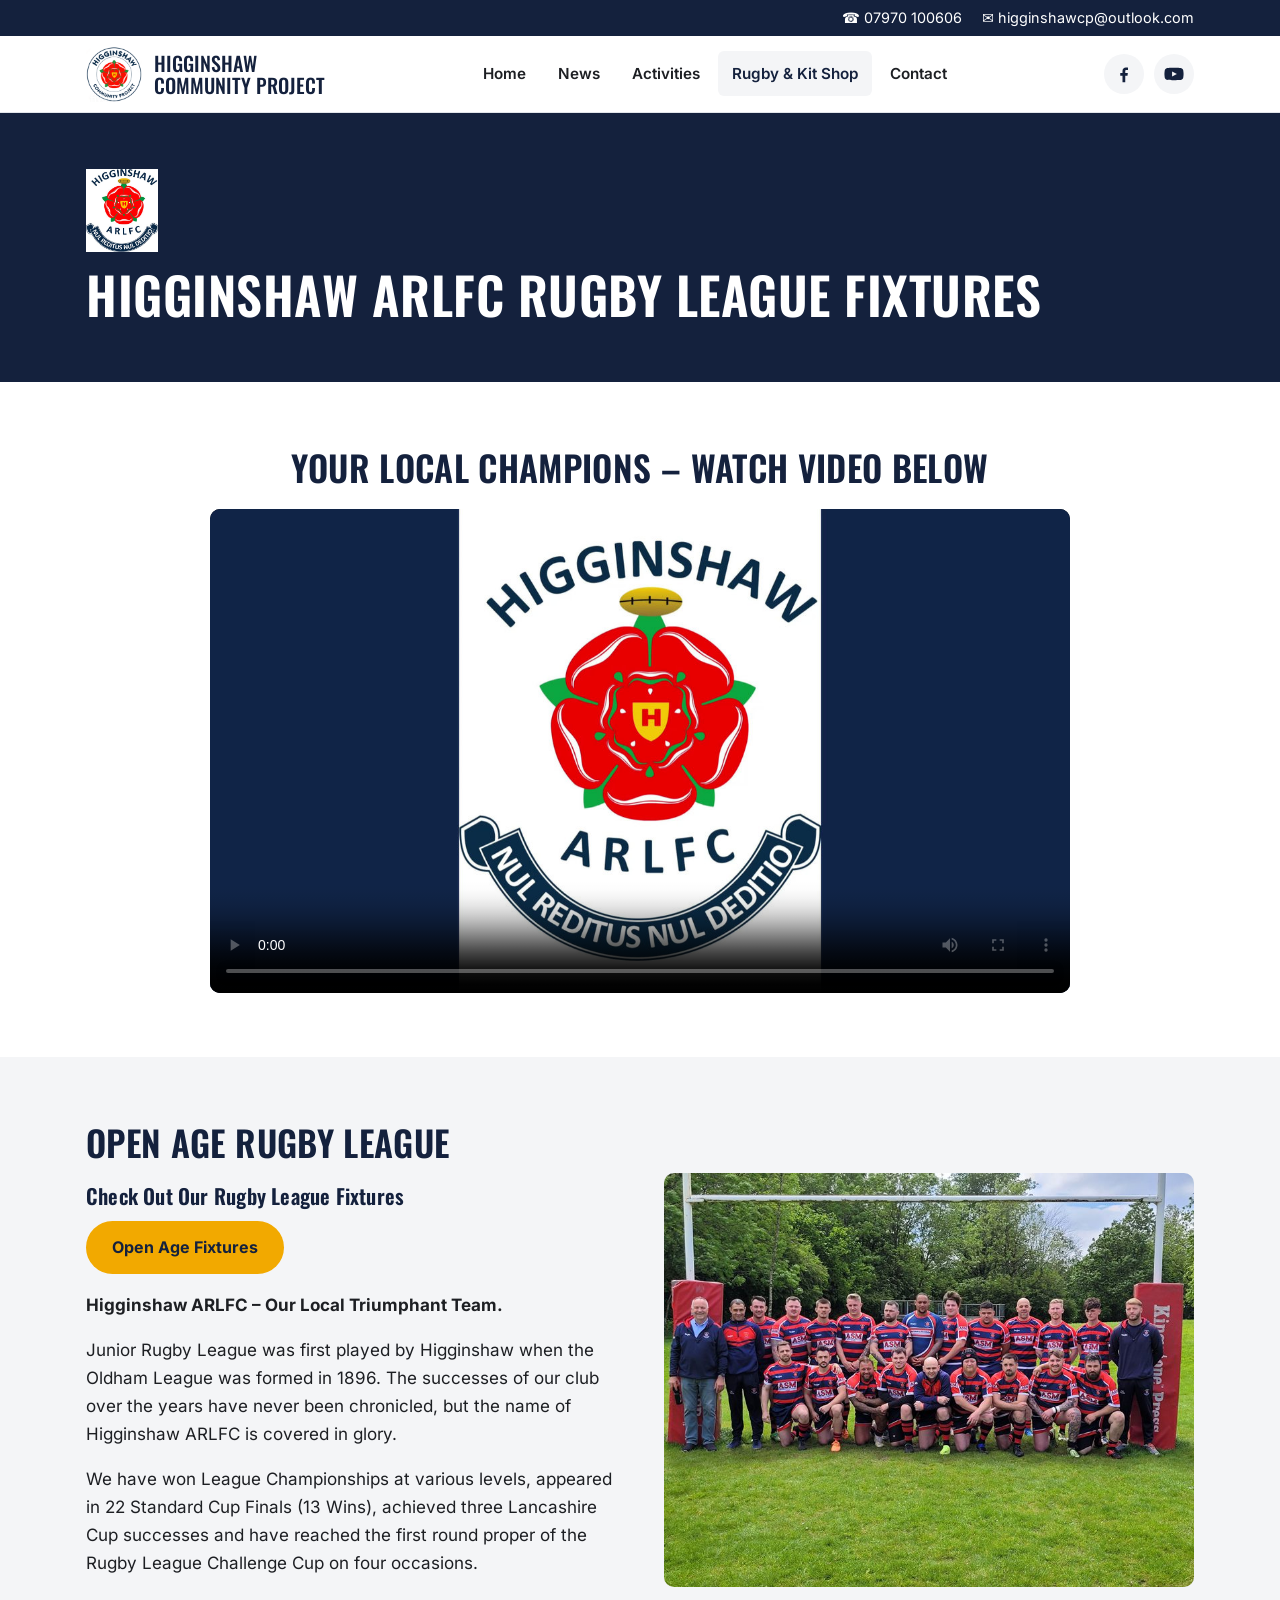
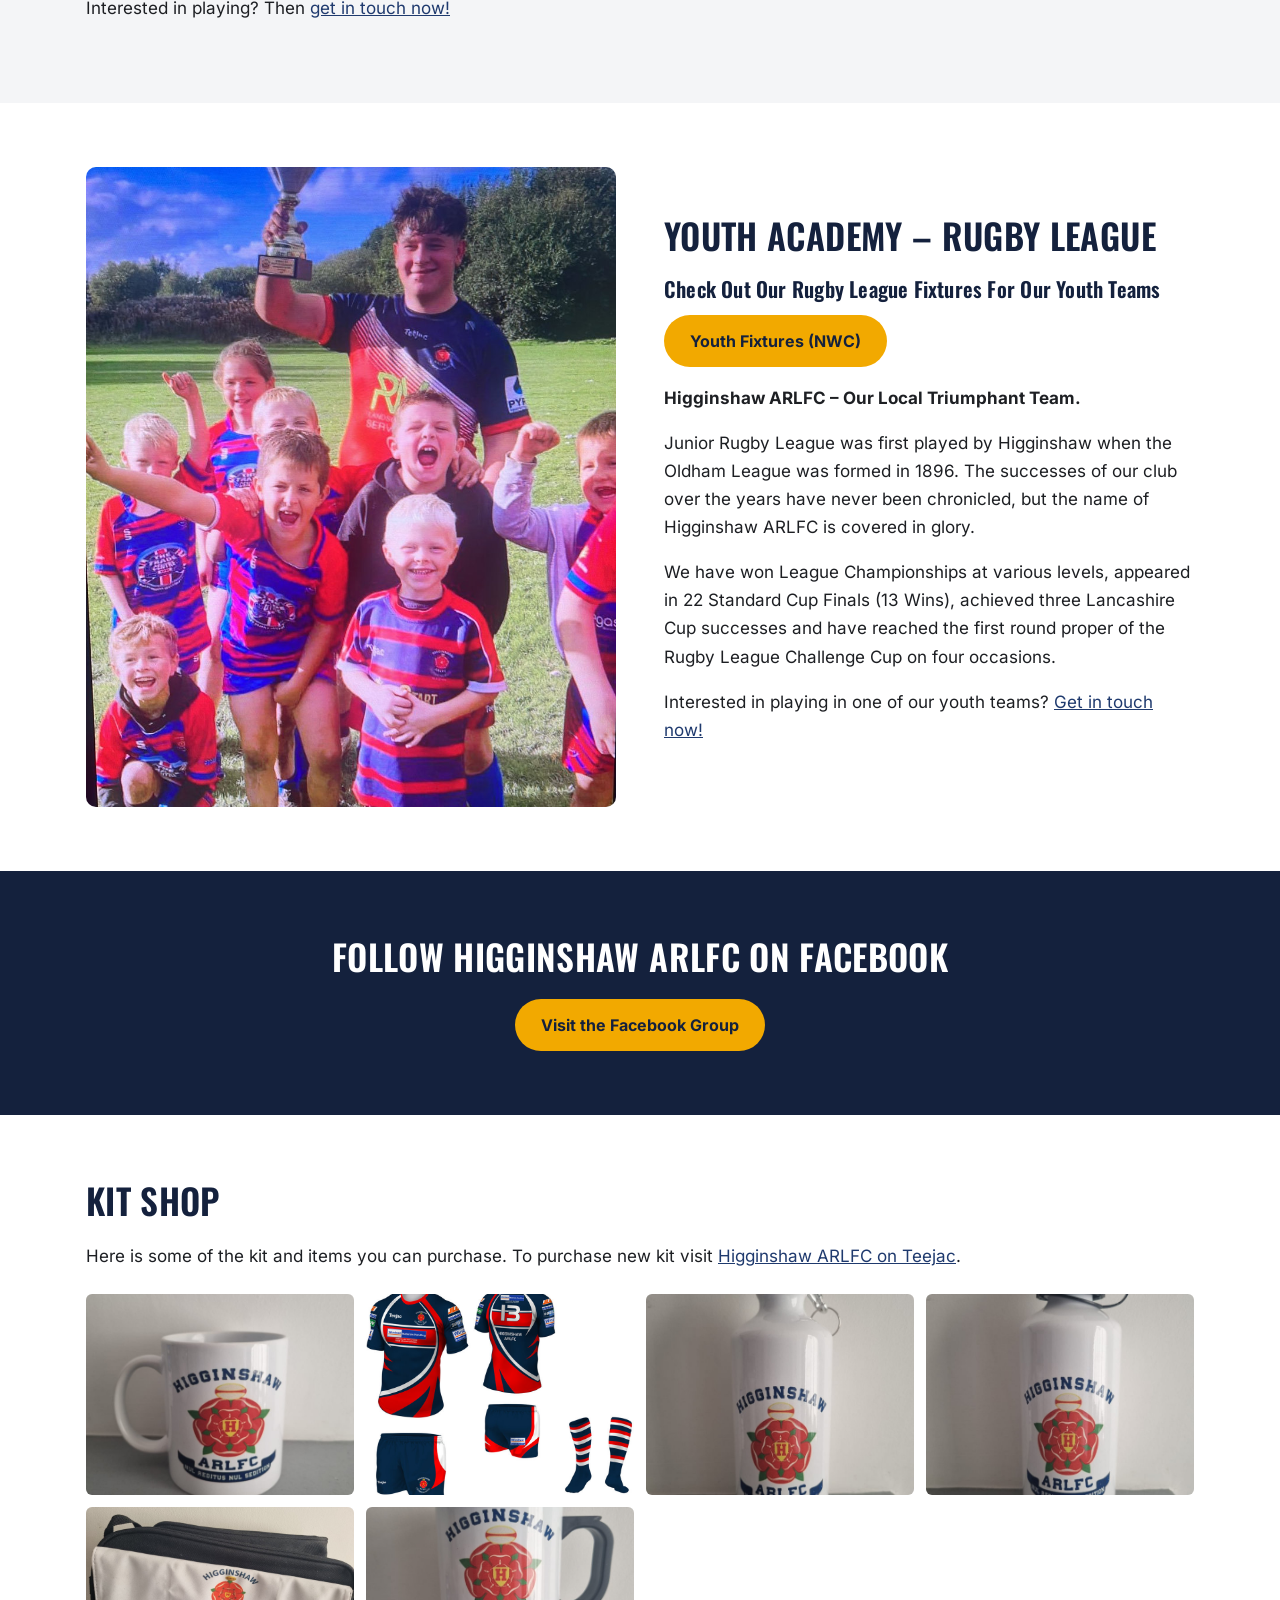
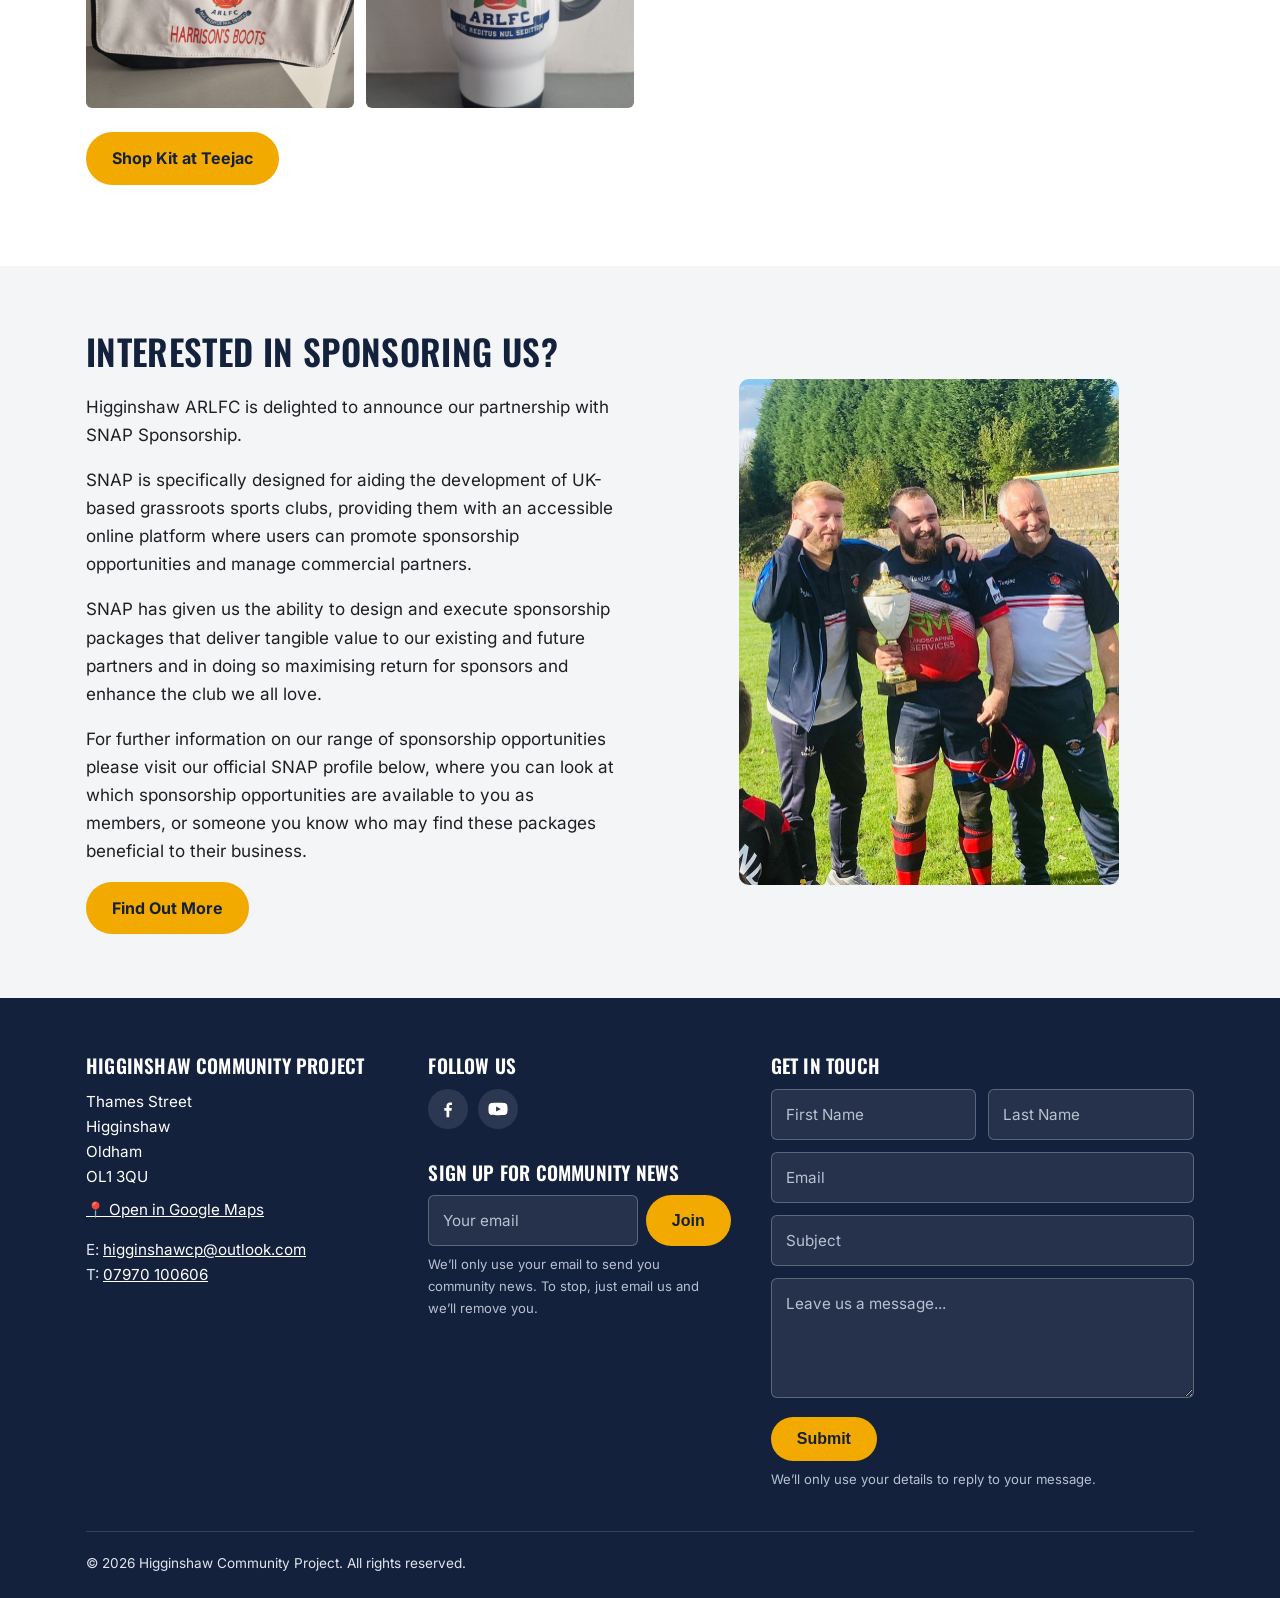
<file: rugby.html>
<!doctype html>
<html lang="en-GB">
<head>
  <meta charset="utf-8">
  <meta name="viewport" content="width=device-width, initial-scale=1">
  <title>Rugby Fixtures & Kit Shop | Higginshaw Community</title>
  <meta name="description" content="Check out the rugby fixtures for Higginshaw ARLFC, as well as the kit shop for your local team.">
  <link rel="canonical" href="https://www.higginshawcommunityproject.uk/rugby.html">
  <meta property="og:title" content="Rugby Fixtures & Kit Shop | Higginshaw Community">
  <meta property="og:description" content="Check out the rugby fixtures for Higginshaw ARLFC, as well as the kit shop for your local team.">
  <meta property="og:image" content="https://www.higginshawcommunityproject.uk/images/logo.png">
  <meta property="og:type" content="website">
  <meta name="twitter:card" content="summary_large_image">
  <link rel="icon" href="images/favicon-32.png" sizes="32x32" type="image/png">
  <link rel="apple-touch-icon" href="apple-touch-icon.png">
  <link rel="preload" href="fonts/oswald-latin.woff2" as="font" type="font/woff2" crossorigin>
  <link rel="preload" href="fonts/inter-latin.woff2" as="font" type="font/woff2" crossorigin>
  <link rel="stylesheet" href="css/style.css">
</head>
<body>
  <div class="topbar">
    <div class="container">
      <a href="tel:07970100606">&#9742; 07970 100606</a>
      <a href="mailto:higginshawcp@outlook.com">&#9993; higginshawcp@outlook.com</a>
    </div>
  </div>

  <header class="site-header">
    <div class="container">
      <a class="brand" href="index.html">
        <img width="168" height="169" src="images/logo-168.png" alt="Higginshaw Community Project logo">
        <span>Higginshaw<br>Community Project</span>
      </a>
      <button class="nav-toggle" aria-label="Open menu" aria-expanded="false">
        <svg width="28" height="28" viewBox="0 0 24 24" fill="none" stroke="currentColor" stroke-width="2"><path d="M3 6h18M3 12h18M3 18h18"/></svg>
      </button>
      <nav class="nav" aria-label="Main">
        <ul>
          <li><a href="index.html">Home</a></li>
          <li><a href="news.html">News</a></li>
          <li><a href="activities.html">Activities</a></li>
          <li><a href="rugby.html" aria-current="page">Rugby &amp; Kit Shop</a></li>
          <li><a href="#contact">Contact</a></li>
        </ul>
      </nav>
      <ul class="social header-social">
        <li><a href="https://www.facebook.com/profile.php?id=100088274062033" aria-label="Facebook" target="_blank" rel="noopener"><svg viewBox="0 0 24 24" aria-hidden="true"><path d="M13.5 22v-8h2.7l.4-3.2h-3.1V8.8c0-.9.3-1.5 1.6-1.5h1.7V4.4c-.3 0-1.3-.1-2.5-.1-2.4 0-4.1 1.5-4.1 4.2v2.3H7.5V14h2.7v8h3.3z"/></svg></a></li>
        <li><a href="https://www.youtube.com/@higginshawarlfc8324" aria-label="YouTube" target="_blank" rel="noopener"><svg viewBox="0 0 24 24" aria-hidden="true"><path d="M23 7.2a3 3 0 0 0-2.1-2.1C19 4.6 12 4.6 12 4.6s-7 0-8.9.5A3 3 0 0 0 1 7.2 31 31 0 0 0 .5 12a31 31 0 0 0 .5 4.8 3 3 0 0 0 2.1 2.1c1.9.5 8.9.5 8.9.5s7 0 8.9-.5a3 3 0 0 0 2.1-2.1 31 31 0 0 0 .5-4.8 31 31 0 0 0-.5-4.8zM9.7 15.1V8.9L15.5 12l-5.8 3.1z"/></svg></a></li>
      </ul>
    </div>
  </header>

  <main>
    <section class="page-hero">
      <div class="container">
        <img fetchpriority="high" width="259" height="300" class="crest" src="images/arlfc-crest.jpg" alt="Higginshaw ARLFC crest">
        <h1>Higginshaw ARLFC Rugby League Fixtures</h1>
      </div>
    </section>

    <section class="section">
      <div class="container center">
        <h2>Your Local Champions &ndash; Watch Video Below</h2>
        <div class="video" style="max-width:860px;margin:0 auto">
          <video controls playsinline preload="metadata" poster="videos/rugby-club-video-poster.jpg" aria-label="Video: Higginshaw ARLFC">
            <source src="videos/rugby-club-video.mp4" type="video/mp4">
            <p>Your browser can&rsquo;t play this video. <a href="videos/rugby-club-video.mp4" style="color:var(--accent)">Download it</a> or <a href="https://www.youtube.com/@higginshawarlfc8324" style="color:var(--accent)" target="_blank" rel="noopener">watch on our YouTube channel</a>.</p>
          </video>
        </div>
      </div>
    </section>

    <section class="section alt">
      <div class="container split">
        <div>
          <h2>Open Age Rugby League</h2>
          <h3>Check Out Our Rugby League Fixtures</h3>
          <p><a class="btn" href="https://www.rugby-league.com/competitions/community-leagues/north-west-mens-league" target="_blank" rel="noopener">Open Age Fixtures</a></p>
          <p><strong>Higginshaw ARLFC &ndash; Our Local Triumphant Team.</strong></p>
          <p>Junior Rugby League was first played by Higginshaw when the Oldham League was formed in 1896. The successes of our club over the years have never been chronicled, but the name of Higginshaw ARLFC is covered in glory.</p>
          <p>We have won League Championships at various levels, appeared in 22 Standard Cup Finals (13 Wins), achieved three Lancashire Cup successes and have reached the first round proper of the Rugby League Challenge Cup on four occasions.</p>
          <p>Interested in playing? Then <a href="#contact">get in touch now!</a></p>
        </div>
        <img width="1600" height="1252" srcset="images/rugby-open-age-team-800.jpg 800w, images/rugby-open-age-team.jpg 1600w" sizes="(max-width: 800px) 100vw, 530px" class="rounded" src="images/rugby-open-age-team.jpg" alt="Higginshaw ARLFC open age team" loading="lazy">
      </div>
    </section>

    <section class="section">
      <div class="container split reverse">
        <div>
          <h2>Youth Academy &ndash; Rugby League</h2>
          <h3>Check Out Our Rugby League Fixtures For Our Youth Teams</h3>
          <p><a class="btn" href="https://www.nwc-rl.co.uk/index.html" target="_blank" rel="noopener">Youth Fixtures (NWC)</a></p>
          <p><strong>Higginshaw ARLFC &ndash; Our Local Triumphant Team.</strong></p>
          <p>Junior Rugby League was first played by Higginshaw when the Oldham League was formed in 1896. The successes of our club over the years have never been chronicled, but the name of Higginshaw ARLFC is covered in glory.</p>
          <p>We have won League Championships at various levels, appeared in 22 Standard Cup Finals (13 Wins), achieved three Lancashire Cup successes and have reached the first round proper of the Rugby League Challenge Cup on four occasions.</p>
          <p>Interested in playing in one of our youth teams? <a href="#contact">Get in touch now!</a></p>
        </div>
        <img width="900" height="1600" class="rounded" src="images/rugby-under-9s-mascots.jpg" alt="Under 9s mascots at the cup final" loading="lazy" style="max-height:640px;object-fit:cover;width:100%">
      </div>
    </section>

    <section class="section dark center">
      <div class="container">
        <h2>Follow Higginshaw ARLFC on Facebook</h2>
        <a class="btn" href="https://www.facebook.com/groups/1645618318915071" target="_blank" rel="noopener">Visit the Facebook Group</a>
      </div>
    </section>

    <section class="section">
      <div class="container">
        <h2>Kit Shop</h2>
        <p>Here is some of the kit and items you can purchase. To purchase new kit visit <a href="https://www.teejac.com/product-category/club-shops/rugby-clubs/higginshaw-arlfc/" target="_blank" rel="noopener">Higginshaw ARLFC on Teejac</a>.</p>
        <div class="gallery">
          <a href="images/kit-shop-mug-2000.jpg" target="_blank"><img width="600" height="800" src="images/kit-shop-mug-800.jpg" alt="Higginshaw ARLFC mug with the club crest" loading="lazy"></a>
          <a href="images/kit-shop-playing-kit-2000.jpg" target="_blank"><img width="800" height="715" src="images/kit-shop-playing-kit-800.jpg" alt="Higginshaw ARLFC playing kit: navy and red shirt, shorts and hooped socks" loading="lazy"></a>
          <a href="images/kit-shop-water-bottle-clip-2000.jpg" target="_blank"><img width="600" height="800" src="images/kit-shop-water-bottle-clip-800.jpg" alt="Higginshaw ARLFC water bottle with clip" loading="lazy"></a>
          <a href="images/kit-shop-sports-bottle-2000.jpg" target="_blank"><img width="600" height="800" src="images/kit-shop-sports-bottle-800.jpg" alt="Higginshaw ARLFC sports bottle with flip-top lid" loading="lazy"></a>
          <a href="images/kit-shop-boot-bag-2000.jpg" target="_blank"><img width="800" height="600" src="images/kit-shop-boot-bag-800.jpg" alt="Personalised Higginshaw ARLFC boot bag" loading="lazy"></a>
          <a href="images/kit-shop-travel-mug-2000.jpg" target="_blank"><img width="600" height="800" src="images/kit-shop-travel-mug-800.jpg" alt="Higginshaw ARLFC travel mug" loading="lazy"></a>
        </div>
        <p><a class="btn" href="https://www.teejac.com/product-category/club-shops/rugby-clubs/higginshaw-arlfc/" target="_blank" rel="noopener">Shop Kit at Teejac</a></p>
      </div>
    </section>

    <section class="section alt">
      <div class="container split">
        <div>
          <h2>Interested In Sponsoring Us?</h2>
          <p>Higginshaw ARLFC is delighted to announce our partnership with SNAP Sponsorship.</p>
          <p>SNAP is specifically designed for aiding the development of UK-based grassroots sports clubs, providing them with an accessible online platform where users can promote sponsorship opportunities and manage commercial partners.</p>
          <p>SNAP has given us the ability to design and execute sponsorship packages that deliver tangible value to our existing and future partners and in doing so maximising return for sponsors and enhance the club we all love.</p>
          <p>For further information on our range of sponsorship opportunities please visit our official SNAP profile below, where you can look at which sponsorship opportunities are available to you as members, or someone you know who may find these packages beneficial to their business.</p>
          <a class="btn" href="https://www.snapsponsorship.com/rights-owners/rugby/higginshaw-arlfc-cornerstone-higginshaw-community-project" target="_blank" rel="noopener">Find Out More</a>
        </div>
        <img width="1200" height="1600" srcset="images/rugby-trophy-presentation-760.jpg 760w, images/rugby-trophy-presentation.jpg 1200w" sizes="(max-width: 800px) 100vw, 380px" class="rounded" src="images/rugby-trophy-presentation.jpg" alt="Higginshaw ARLFC" loading="lazy" style="max-width:min(380px,100%);margin:0 auto">
      </div>
    </section>
  </main>

  <footer class="site-footer" id="contact">
    <div class="container">
      <div class="footer-grid">
        <div>
          <h2>Higginshaw Community Project</h2>
          <address style="font-style:normal">
            <a href="https://maps.app.goo.gl/gQZjQvZCSkHr1gMu5" target="_blank" rel="noopener" class="map-link">Thames Street<br>Higginshaw<br>Oldham<br>OL1 3QU</a>
          </address>
          <p style="margin:.5em 0 0"><a href="https://maps.app.goo.gl/gQZjQvZCSkHr1gMu5" target="_blank" rel="noopener">&#128205; Open in Google Maps</a></p>
          <p style="margin-top:1em">
            E: <a href="mailto:higginshawcp@outlook.com">higginshawcp@outlook.com</a><br>
            T: <a href="tel:07970100606">07970 100606</a>
          </p>
        </div>
        <div>
          <h2>Follow Us</h2>
          <ul class="social">
            <li><a href="https://www.facebook.com/profile.php?id=100088274062033" aria-label="Facebook" target="_blank" rel="noopener"><svg viewBox="0 0 24 24" aria-hidden="true"><path d="M13.5 22v-8h2.7l.4-3.2h-3.1V8.8c0-.9.3-1.5 1.6-1.5h1.7V4.4c-.3 0-1.3-.1-2.5-.1-2.4 0-4.1 1.5-4.1 4.2v2.3H7.5V14h2.7v8h3.3z"/></svg></a></li>
            <li><a href="https://www.youtube.com/@higginshawarlfc8324" aria-label="YouTube" target="_blank" rel="noopener"><svg viewBox="0 0 24 24" aria-hidden="true"><path d="M23 7.2a3 3 0 0 0-2.1-2.1C19 4.6 12 4.6 12 4.6s-7 0-8.9.5A3 3 0 0 0 1 7.2 31 31 0 0 0 .5 12a31 31 0 0 0 .5 4.8 3 3 0 0 0 2.1 2.1c1.9.5 8.9.5 8.9.5s7 0 8.9-.5a3 3 0 0 0 2.1-2.1 31 31 0 0 0 .5-4.8 31 31 0 0 0-.5-4.8zM9.7 15.1V8.9L15.5 12l-5.8 3.1z"/></svg></a></li>
          </ul>
          <h2 style="margin-top:32px">Sign Up for Community News</h2>
          <form class="newsletter site-form" name="newsletter" action="https://api.web3forms.com/submit" method="POST"
                data-subject-field="email" data-subject-prefix="New newsletter signup: "
                data-success="Thanks for signing up! You&rsquo;re on the list for community news.">
            <input type="hidden" name="access_key" value="2c5b12cb-0089-4bee-9e2f-fe850c8996c5">
            <input type="hidden" name="subject" value="New newsletter signup">
            <input type="hidden" name="from_name" value="Higginshaw website">
            <input type="checkbox" name="botcheck" tabindex="-1" autocomplete="off" aria-hidden="true" style="display:none">
            <label class="sr-only" for="nl-email">Email</label>
            <input id="nl-email" type="email" name="email" placeholder="Your email" required>
            <button class="btn" type="submit">Join</button>
          </form>
          <p class="form-note">We&rsquo;ll only use your email to send you community news. To stop, just email us and we&rsquo;ll remove you.</p>
        </div>
        <div>
          <h2>Get in Touch</h2>
          <form class="site-form" name="contact" action="https://api.web3forms.com/submit" method="POST"
                data-subject-field="topic" data-subject-prefix="Website message: "
                data-success="Thanks for your message! We&rsquo;ll get back to you as soon as we can.">
            <input type="hidden" name="access_key" value="2c5b12cb-0089-4bee-9e2f-fe850c8996c5">
            <input type="hidden" name="subject" value="New message from the Higginshaw website">
            <input type="hidden" name="from_name" value="Higginshaw website">
            <input type="checkbox" name="botcheck" tabindex="-1" autocomplete="off" aria-hidden="true" style="display:none">
            <div class="row">
              <input type="text" name="first_name" placeholder="First Name" aria-label="First Name" required>
              <input type="text" name="last_name" placeholder="Last Name" aria-label="Last Name">
            </div>
            <input type="email" name="email" placeholder="Email" aria-label="Email" required>
            <input type="text" name="topic" placeholder="Subject" aria-label="Subject">
            <textarea name="message" placeholder="Leave us a message..." aria-label="Message" required></textarea>
            <button class="btn" type="submit">Submit</button>
          </form>
          <p class="form-note">We&rsquo;ll only use your details to reply to your message.</p>
        </div>
      </div>
      <div class="footer-bottom">
        <span>&copy; <span data-year>2026</span> Higginshaw Community Project. All rights reserved.</span>
      </div>
    </div>
  </footer>

  <script src="js/main.js"></script>
</body>
</html>
</file>
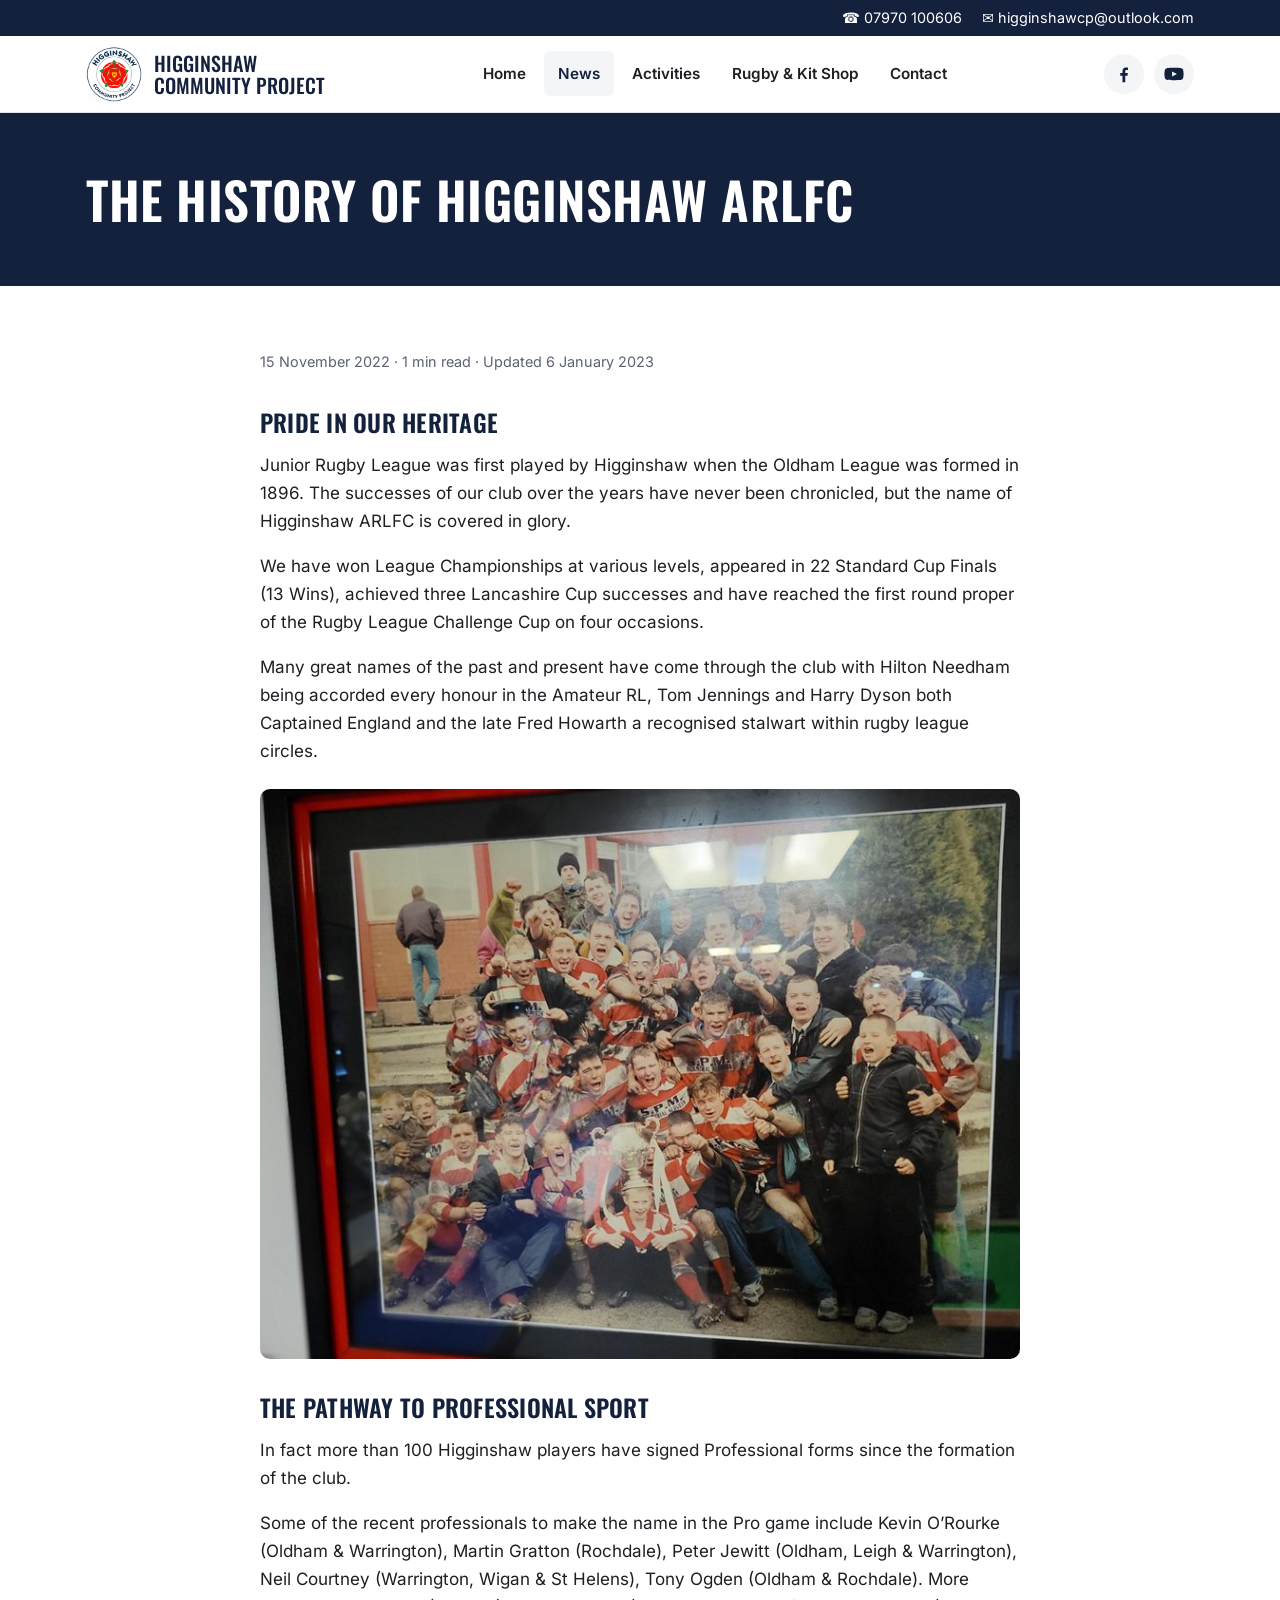
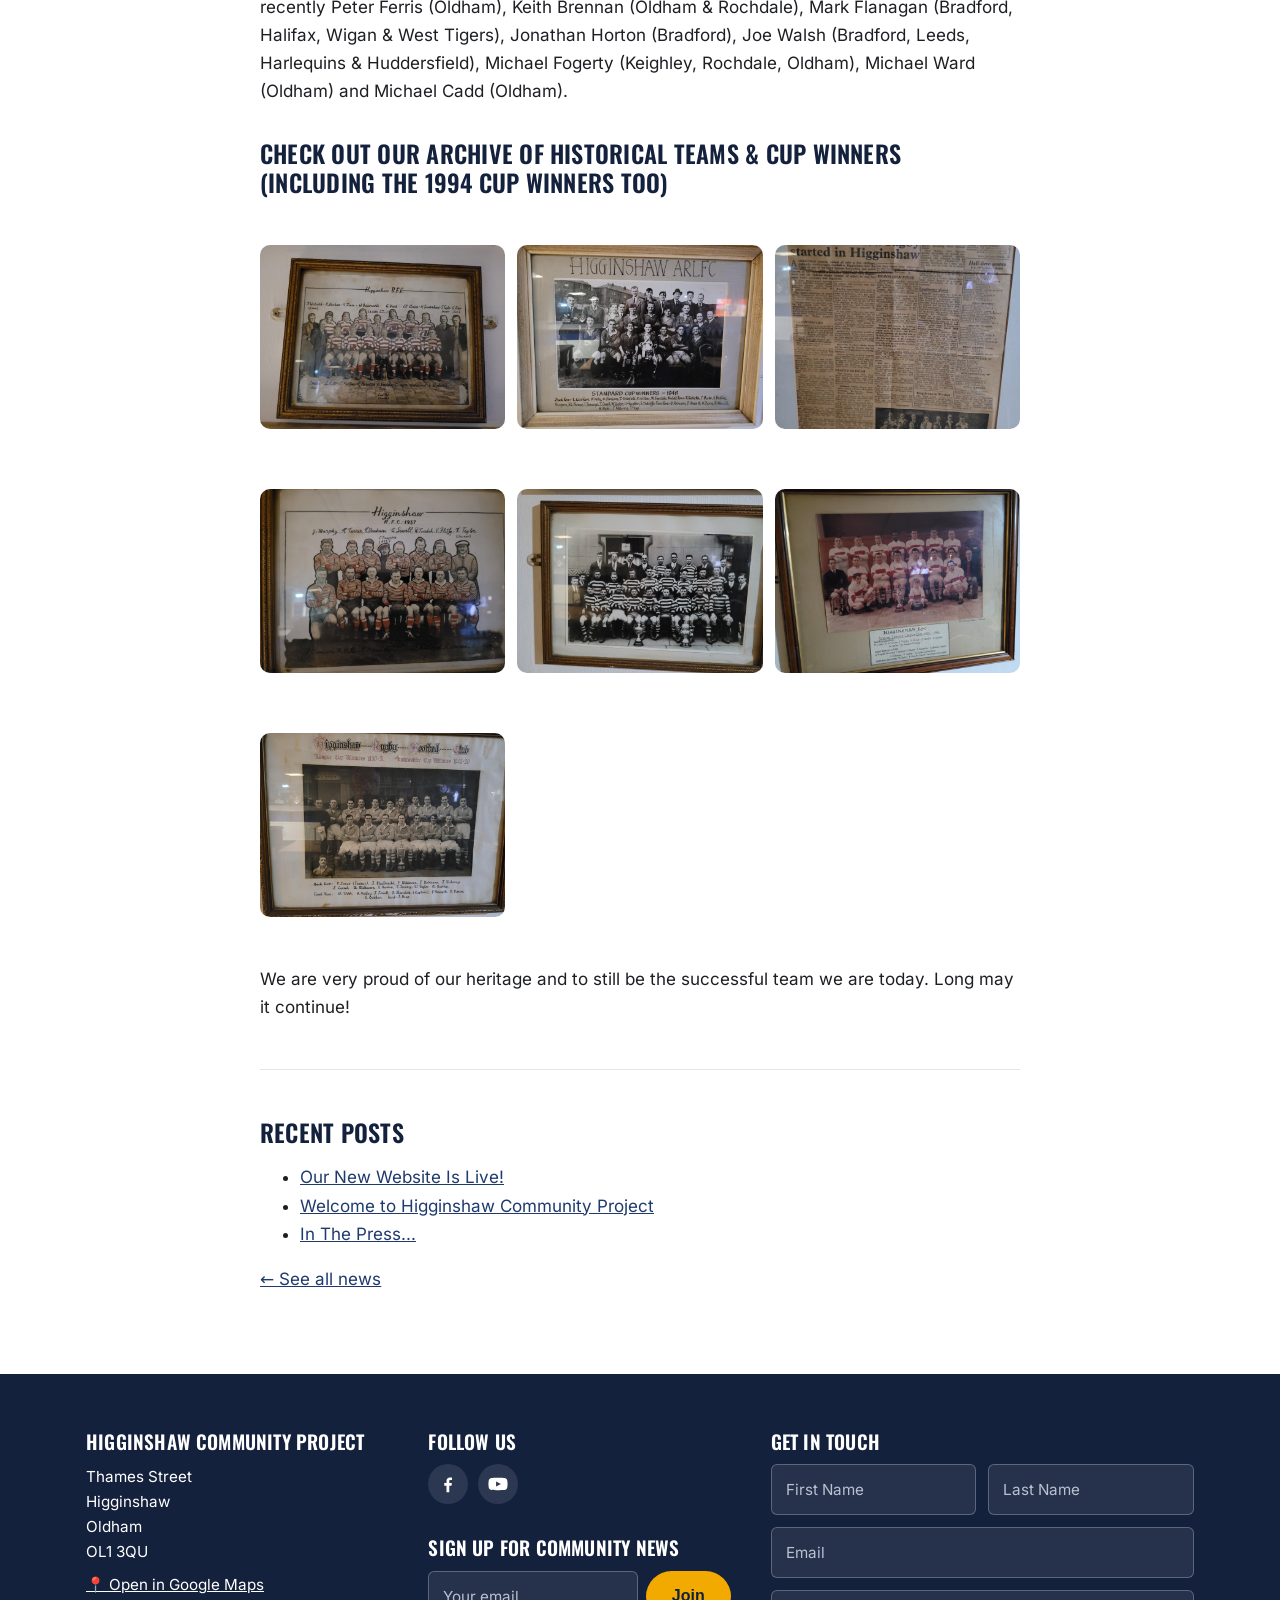
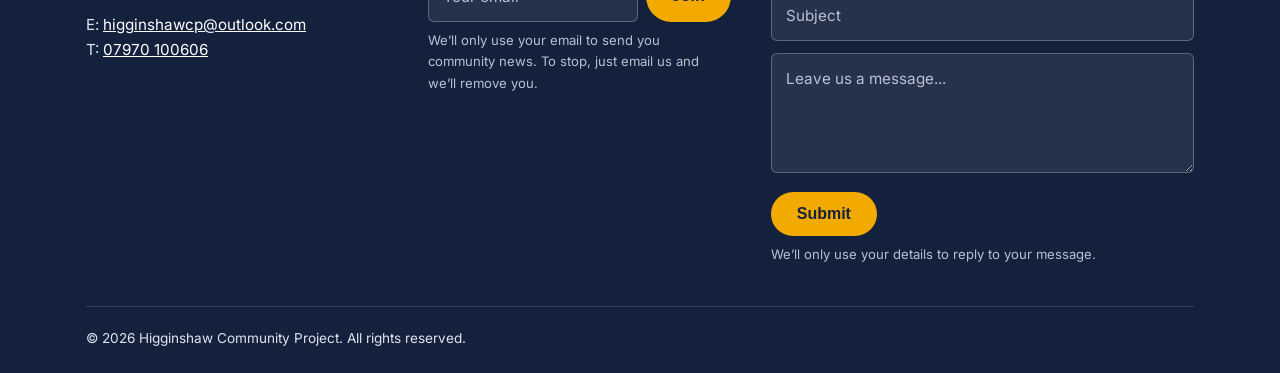
<file: news/history-of-higginshaw-arlfc.html>
<!doctype html>
<html lang="en-GB">
<head>
  <meta charset="utf-8">
  <meta name="viewport" content="width=device-width, initial-scale=1">
  <title>The History of Higginshaw ARLFC | Higginshaw Community</title>
  <meta name="description" content="Junior Rugby League was first played by Higginshaw when the Oldham League was formed in 1896. The successes of our club over the years...">
  <link rel="canonical" href="https://www.higginshawcommunityproject.uk/news/history-of-higginshaw-arlfc.html">
  <meta property="og:title" content="The History of Higginshaw ARLFC | Higginshaw Community">
  <meta property="og:description" content="Junior Rugby League was first played by Higginshaw when the Oldham League was formed in 1896. The successes of our club over the years...">
  <meta property="og:image" content="https://www.higginshawcommunityproject.uk/images/logo.png">
  <meta property="og:type" content="website">
  <meta name="twitter:card" content="summary_large_image">
  <link rel="icon" href="../images/favicon-32.png" sizes="32x32" type="image/png">
  <link rel="apple-touch-icon" href="../apple-touch-icon.png">
  <link rel="preload" href="../fonts/oswald-latin.woff2" as="font" type="font/woff2" crossorigin>
  <link rel="preload" href="../fonts/inter-latin.woff2" as="font" type="font/woff2" crossorigin>
  <link rel="stylesheet" href="../css/style.css">
</head>
<body>
  <div class="topbar">
    <div class="container">
      <a href="tel:07970100606">&#9742; 07970 100606</a>
      <a href="mailto:higginshawcp@outlook.com">&#9993; higginshawcp@outlook.com</a>
    </div>
  </div>

  <header class="site-header">
    <div class="container">
      <a class="brand" href="../index.html">
        <img width="168" height="169" src="../images/logo-168.png" alt="Higginshaw Community Project logo">
        <span>Higginshaw<br>Community Project</span>
      </a>
      <button class="nav-toggle" aria-label="Open menu" aria-expanded="false">
        <svg width="28" height="28" viewBox="0 0 24 24" fill="none" stroke="currentColor" stroke-width="2"><path d="M3 6h18M3 12h18M3 18h18"/></svg>
      </button>
      <nav class="nav" aria-label="Main">
        <ul>
          <li><a href="../index.html">Home</a></li>
          <li><a href="../news.html" aria-current="page">News</a></li>
          <li><a href="../activities.html">Activities</a></li>
          <li><a href="../rugby.html">Rugby &amp; Kit Shop</a></li>
          <li><a href="#contact">Contact</a></li>
        </ul>
      </nav>
      <ul class="social header-social">
        <li><a href="https://www.facebook.com/profile.php?id=100088274062033" aria-label="Facebook" target="_blank" rel="noopener"><svg viewBox="0 0 24 24" aria-hidden="true"><path d="M13.5 22v-8h2.7l.4-3.2h-3.1V8.8c0-.9.3-1.5 1.6-1.5h1.7V4.4c-.3 0-1.3-.1-2.5-.1-2.4 0-4.1 1.5-4.1 4.2v2.3H7.5V14h2.7v8h3.3z"/></svg></a></li>
        <li><a href="https://www.youtube.com/@higginshawarlfc8324" aria-label="YouTube" target="_blank" rel="noopener"><svg viewBox="0 0 24 24" aria-hidden="true"><path d="M23 7.2a3 3 0 0 0-2.1-2.1C19 4.6 12 4.6 12 4.6s-7 0-8.9.5A3 3 0 0 0 1 7.2 31 31 0 0 0 .5 12a31 31 0 0 0 .5 4.8 3 3 0 0 0 2.1 2.1c1.9.5 8.9.5 8.9.5s7 0 8.9-.5a3 3 0 0 0 2.1-2.1 31 31 0 0 0 .5-4.8 31 31 0 0 0-.5-4.8zM9.7 15.1V8.9L15.5 12l-5.8 3.1z"/></svg></a></li>
      </ul>
    </div>
  </header>

  <main>
    <section class="page-hero"><div class="container"><h1>The History of Higginshaw ARLFC</h1></div></section>
    <section class="section">
      <div class="container">
        <article class="article">
          <div class="meta">15 November 2022 &middot; 1 min read &middot; Updated 6 January 2023</div>
          <h2>Pride in Our Heritage</h2>
          <p>Junior Rugby League was first played by Higginshaw when the Oldham League was formed in 1896. The successes of our club over the years have never been chronicled, but the name of Higginshaw ARLFC is covered in glory.</p>
          <p>We have won League Championships at various levels, appeared in 22 Standard Cup Finals (13 Wins), achieved three Lancashire Cup successes and have reached the first round proper of the Rugby League Challenge Cup on four occasions.</p>
          <p>Many great names of the past and present have come through the club with Hilton Needham being accorded every honour in the Amateur RL, Tom Jennings and Harry Dyson both Captained England and the late Fred Howarth a recognised stalwart within rugby league circles.</p>
          <img fetchpriority="high" width="1600" height="1200" srcset="../images/history-cup-winners-1994-800.jpg 800w, ../images/history-cup-winners-1994.jpg 1600w" sizes="(max-width: 800px) 100vw, 760px" src="../images/history-cup-winners-1994.jpg" alt="Higginshaw&rsquo;s 1994 cup winners celebrating with the trophy">
          <h2>The Pathway to Professional Sport</h2>
          <p>In fact more than 100 Higginshaw players have signed Professional forms since the formation of the club.</p>
          <p>Some of the recent professionals to make the name in the Pro game include Kevin O&rsquo;Rourke (Oldham &amp; Warrington), Martin Gratton (Rochdale), Peter Jewitt (Oldham, Leigh &amp; Warrington), Neil Courtney (Warrington, Wigan &amp; St Helens), Tony Ogden (Oldham &amp; Rochdale). More recently Peter Ferris (Oldham), Keith Brennan (Oldham &amp; Rochdale), Mark Flanagan (Bradford, Halifax, Wigan &amp; West Tigers), Jonathan Horton (Bradford), Joe Walsh (Bradford, Leeds, Harlequins &amp; Huddersfield), Michael Fogerty (Keighley, Rochdale, Oldham), Michael Ward (Oldham) and Michael Cadd (Oldham).</p>
          <h2>Check Out Our Archive Of Historical Teams &amp; Cup Winners (including the 1994 Cup Winners too)</h2>
        <div class="gallery">
          <a href="../images/history-team-needham-captain-2000.jpg" target="_blank"><img width="800" height="600" src="../images/history-team-needham-captain-800.jpg" alt="Framed Higginshaw R.F.C. team photo in red and white hoops, captained by H. Needham" loading="lazy"></a>
          <a href="../images/history-standard-cup-winners-1948-2000.jpg" target="_blank"><img width="800" height="600" src="../images/history-standard-cup-winners-1948-800.jpg" alt="Higginshaw ARLFC with the Standard Cup, 1948" loading="lazy"></a>
          <a href="../images/history-chronicle-1951-how-rugby-started-2000.jpg" target="_blank"><img width="600" height="800" src="../images/history-chronicle-1951-how-rugby-started-800.jpg" alt="Oldham Evening Chronicle cutting from December 1951: &lsquo;and that&rsquo;s how rugby started in Higginshaw&rsquo;" loading="lazy"></a>
          <a href="../images/history-team-1937-2000.jpg" target="_blank"><img width="800" height="600" src="../images/history-team-1937-800.jpg" alt="Higginshaw R.F.C. team photo, 1937" loading="lazy"></a>
          <a href="../images/history-team-with-two-cups-2000.jpg" target="_blank"><img width="800" height="600" src="../images/history-team-with-two-cups-800.jpg" alt="Early Higginshaw team photo in hooped shirts, with two trophies" loading="lazy"></a>
          <a href="../images/history-junior-league-champions-1962-63-2000.jpg" target="_blank"><img width="800" height="600" src="../images/history-junior-league-champions-1962-63-800.jpg" alt="Higginshaw RFC, Junior League Champions 1962&ndash;63" loading="lazy"></a>
          <a href="../images/history-cup-winners-1950-51-2000.jpg" target="_blank"><img width="800" height="600" src="../images/history-cup-winners-1950-51-800.jpg" alt="Higginshaw Rugby Football Club, League Cup winners 1950&ndash;51 and Lancashire Cup winners 1949&ndash;50" loading="lazy"></a>
        </div>
          <p>We are very proud of our heritage and to still be the successful team we are today. Long may it continue!</p>
          <hr style="margin:48px 0;border:0;border-top:1px solid var(--line)">
          <h2>Recent Posts</h2>
          <ul><li><a href="our-new-website.html">Our New Website Is Live!</a></li>
<li><a href="welcome.html">Welcome to Higginshaw Community Project</a></li>
<li><a href="in-the-press.html">In The Press...</a></li></ul>
          <p><a href="../news.html">&larr; See all news</a></p>
        </article>
      </div>
    </section>
  </main>

  <footer class="site-footer" id="contact">
    <div class="container">
      <div class="footer-grid">
        <div>
          <h2>Higginshaw Community Project</h2>
          <address style="font-style:normal">
            <a href="https://maps.app.goo.gl/gQZjQvZCSkHr1gMu5" target="_blank" rel="noopener" class="map-link">Thames Street<br>Higginshaw<br>Oldham<br>OL1 3QU</a>
          </address>
          <p style="margin:.5em 0 0"><a href="https://maps.app.goo.gl/gQZjQvZCSkHr1gMu5" target="_blank" rel="noopener">&#128205; Open in Google Maps</a></p>
          <p style="margin-top:1em">
            E: <a href="mailto:higginshawcp@outlook.com">higginshawcp@outlook.com</a><br>
            T: <a href="tel:07970100606">07970 100606</a>
          </p>
        </div>
        <div>
          <h2>Follow Us</h2>
          <ul class="social">
            <li><a href="https://www.facebook.com/profile.php?id=100088274062033" aria-label="Facebook" target="_blank" rel="noopener"><svg viewBox="0 0 24 24" aria-hidden="true"><path d="M13.5 22v-8h2.7l.4-3.2h-3.1V8.8c0-.9.3-1.5 1.6-1.5h1.7V4.4c-.3 0-1.3-.1-2.5-.1-2.4 0-4.1 1.5-4.1 4.2v2.3H7.5V14h2.7v8h3.3z"/></svg></a></li>
            <li><a href="https://www.youtube.com/@higginshawarlfc8324" aria-label="YouTube" target="_blank" rel="noopener"><svg viewBox="0 0 24 24" aria-hidden="true"><path d="M23 7.2a3 3 0 0 0-2.1-2.1C19 4.6 12 4.6 12 4.6s-7 0-8.9.5A3 3 0 0 0 1 7.2 31 31 0 0 0 .5 12a31 31 0 0 0 .5 4.8 3 3 0 0 0 2.1 2.1c1.9.5 8.9.5 8.9.5s7 0 8.9-.5a3 3 0 0 0 2.1-2.1 31 31 0 0 0 .5-4.8 31 31 0 0 0-.5-4.8zM9.7 15.1V8.9L15.5 12l-5.8 3.1z"/></svg></a></li>
          </ul>
          <h2 style="margin-top:32px">Sign Up for Community News</h2>
          <form class="newsletter site-form" name="newsletter" action="https://api.web3forms.com/submit" method="POST"
                data-subject-field="email" data-subject-prefix="New newsletter signup: "
                data-success="Thanks for signing up! You&rsquo;re on the list for community news.">
            <input type="hidden" name="access_key" value="2c5b12cb-0089-4bee-9e2f-fe850c8996c5">
            <input type="hidden" name="subject" value="New newsletter signup">
            <input type="hidden" name="from_name" value="Higginshaw website">
            <input type="checkbox" name="botcheck" tabindex="-1" autocomplete="off" aria-hidden="true" style="display:none">
            <label class="sr-only" for="nl-email">Email</label>
            <input id="nl-email" type="email" name="email" placeholder="Your email" required>
            <button class="btn" type="submit">Join</button>
          </form>
          <p class="form-note">We&rsquo;ll only use your email to send you community news. To stop, just email us and we&rsquo;ll remove you.</p>
        </div>
        <div>
          <h2>Get in Touch</h2>
          <form class="site-form" name="contact" action="https://api.web3forms.com/submit" method="POST"
                data-subject-field="topic" data-subject-prefix="Website message: "
                data-success="Thanks for your message! We&rsquo;ll get back to you as soon as we can.">
            <input type="hidden" name="access_key" value="2c5b12cb-0089-4bee-9e2f-fe850c8996c5">
            <input type="hidden" name="subject" value="New message from the Higginshaw website">
            <input type="hidden" name="from_name" value="Higginshaw website">
            <input type="checkbox" name="botcheck" tabindex="-1" autocomplete="off" aria-hidden="true" style="display:none">
            <div class="row">
              <input type="text" name="first_name" placeholder="First Name" aria-label="First Name" required>
              <input type="text" name="last_name" placeholder="Last Name" aria-label="Last Name">
            </div>
            <input type="email" name="email" placeholder="Email" aria-label="Email" required>
            <input type="text" name="topic" placeholder="Subject" aria-label="Subject">
            <textarea name="message" placeholder="Leave us a message..." aria-label="Message" required></textarea>
            <button class="btn" type="submit">Submit</button>
          </form>
          <p class="form-note">We&rsquo;ll only use your details to reply to your message.</p>
        </div>
      </div>
      <div class="footer-bottom">
        <span>&copy; <span data-year>2026</span> Higginshaw Community Project. All rights reserved.</span>
      </div>
    </div>
  </footer>

  <script src="../js/main.js"></script>
</body>
</html>
</file>
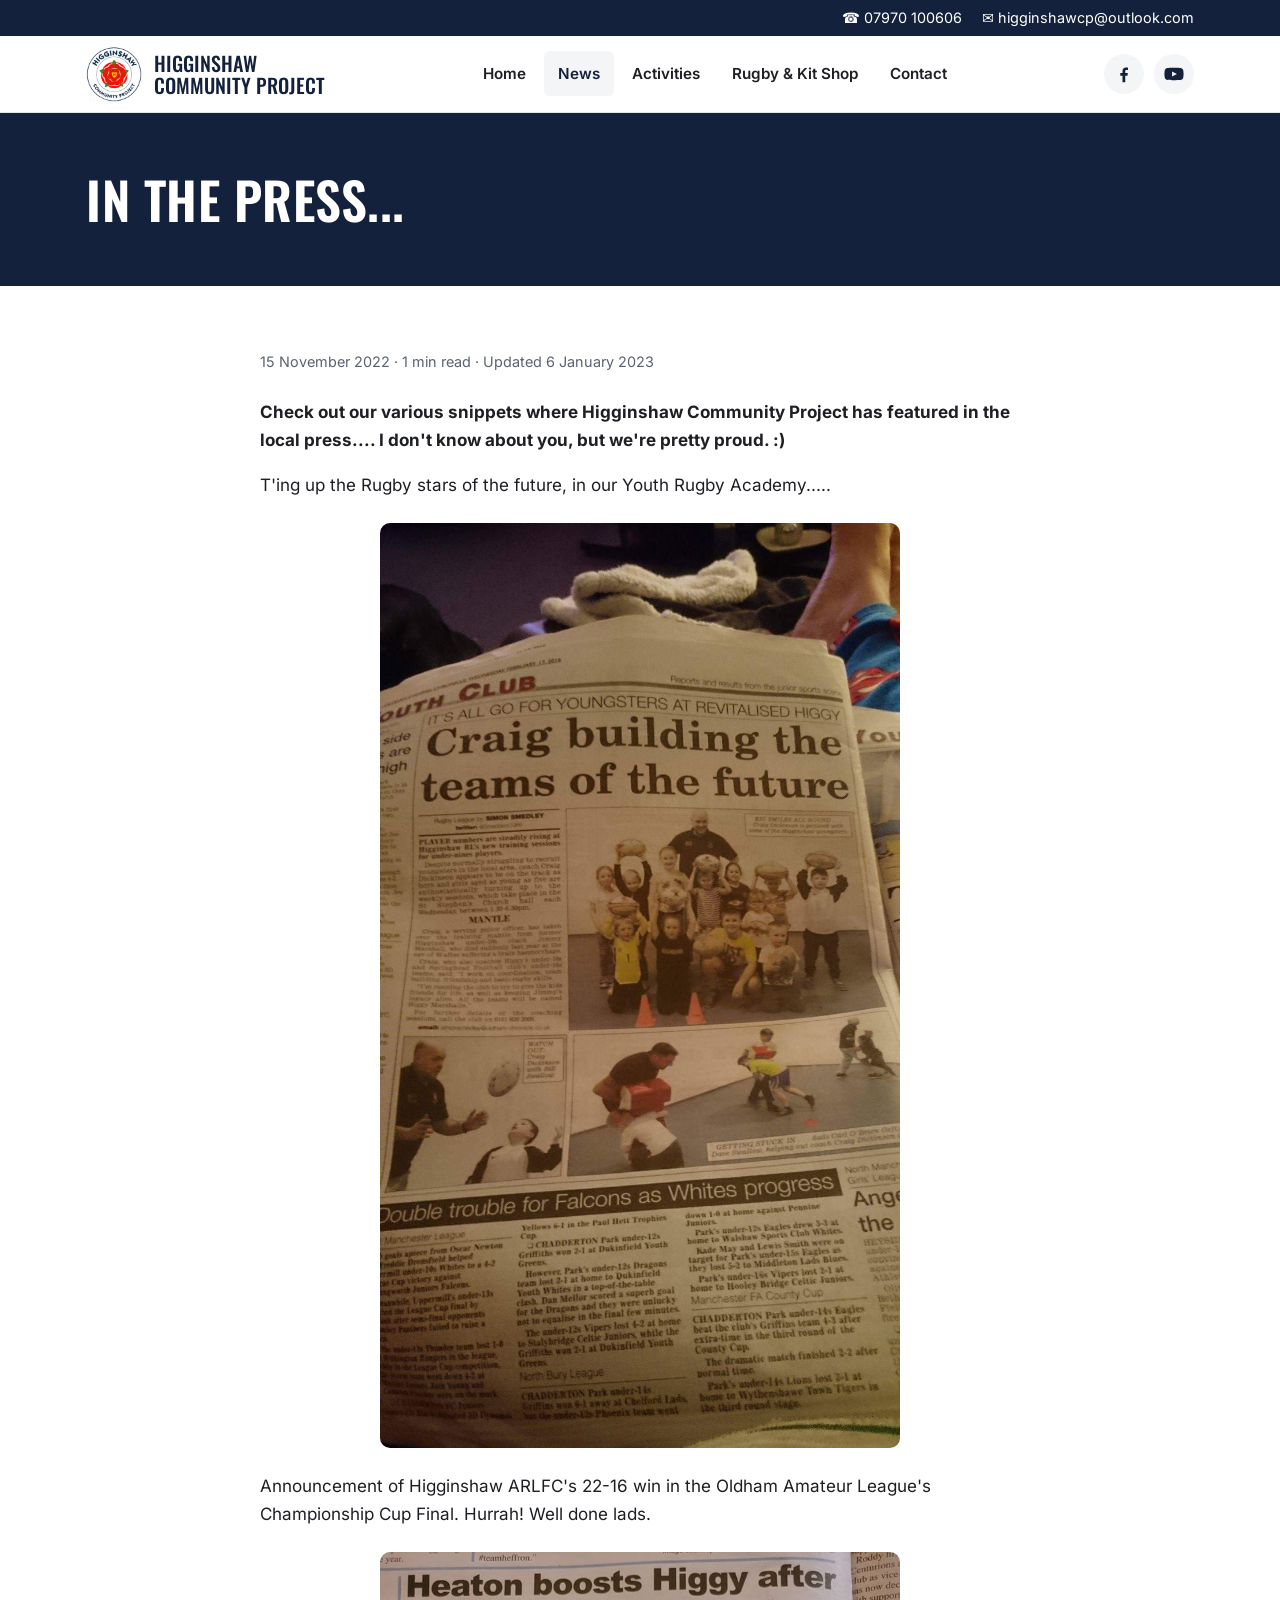
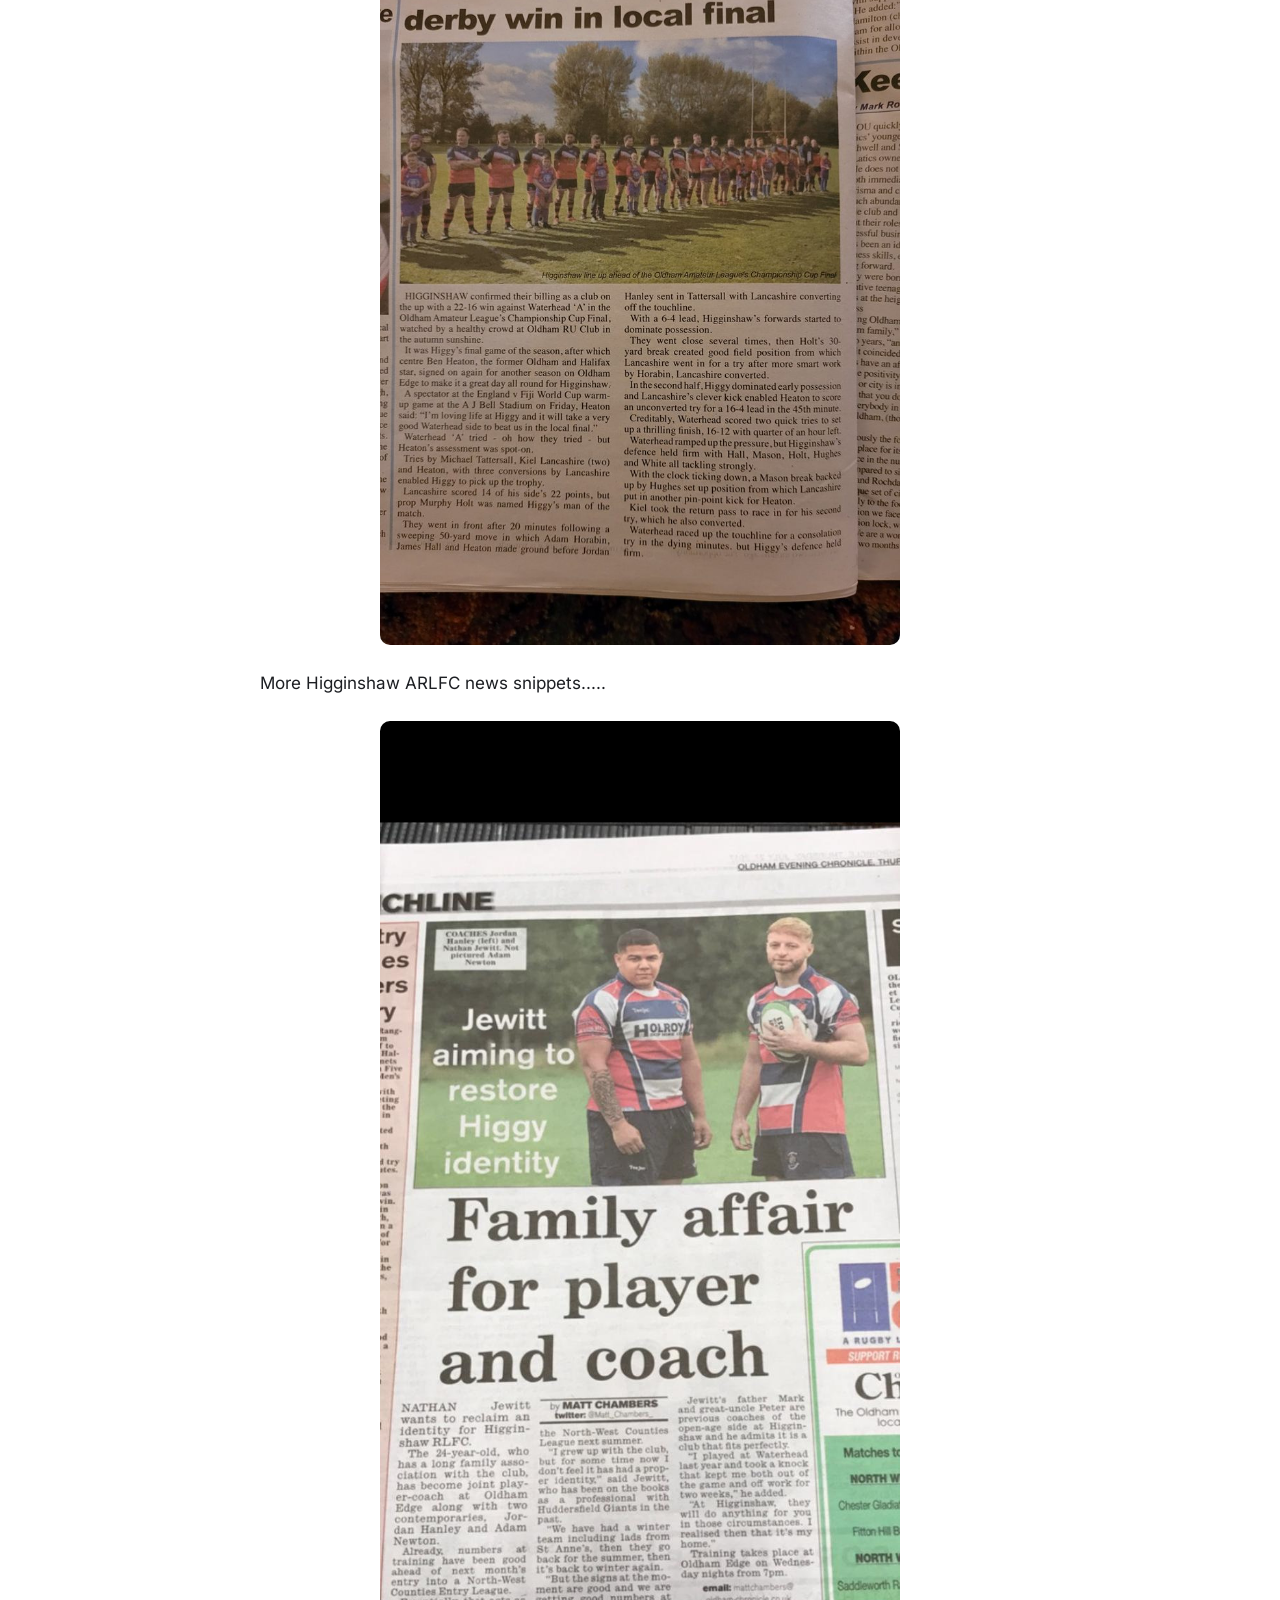
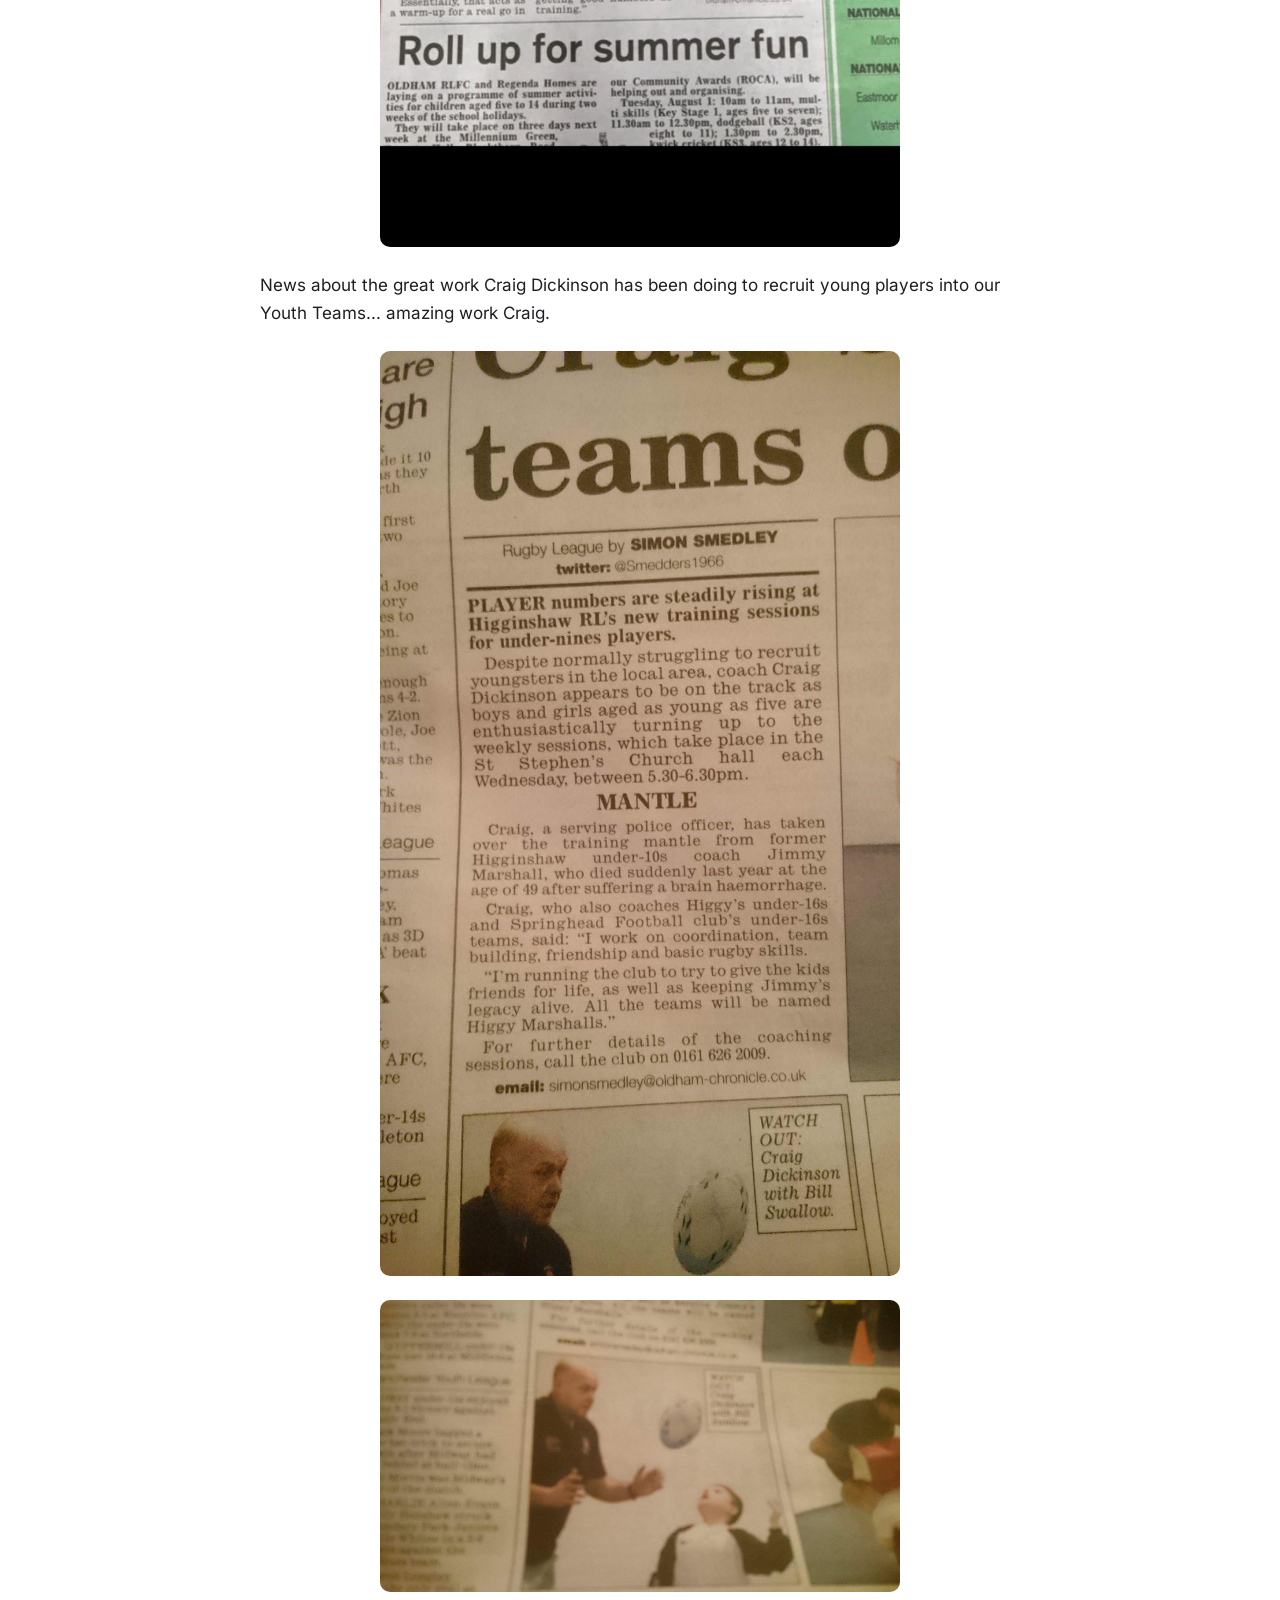
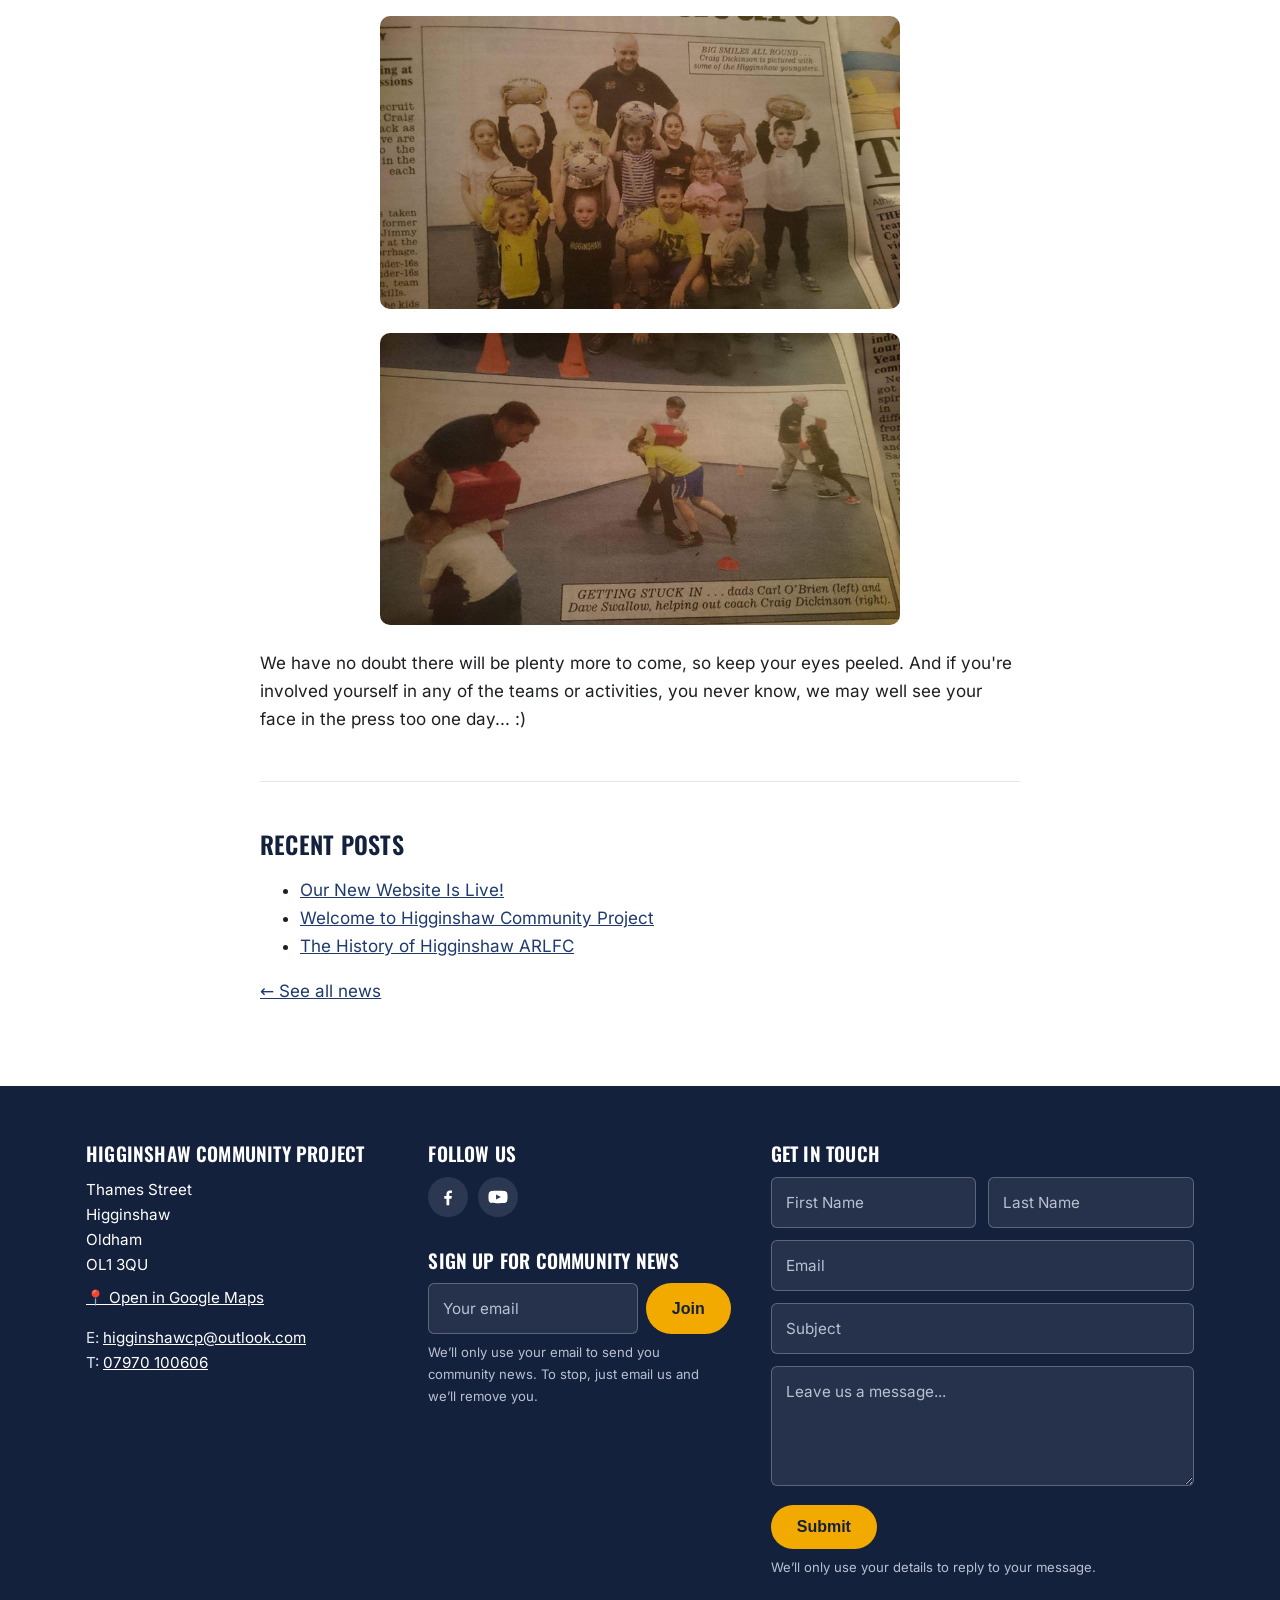
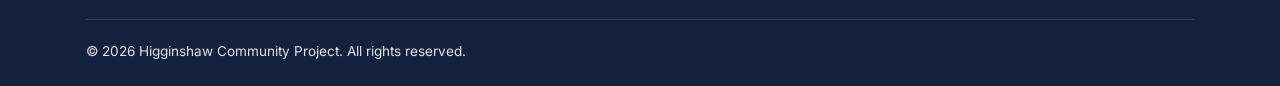
<file: news/in-the-press.html>
<!doctype html>
<html lang="en-GB">
<head>
  <meta charset="utf-8">
  <meta name="viewport" content="width=device-width, initial-scale=1">
  <title>In The Press... | Higginshaw Community</title>
  <meta name="description" content="Check out our various snippets where Higginshaw Community Project has featured in the local press... I don't know about you, but we're pretty proud.">
  <link rel="canonical" href="https://www.higginshawcommunityproject.uk/news/in-the-press.html">
  <meta property="og:title" content="In The Press... | Higginshaw Community">
  <meta property="og:description" content="Check out our various snippets where Higginshaw Community Project has featured in the local press... I don't know about you, but we're pretty proud.">
  <meta property="og:image" content="https://www.higginshawcommunityproject.uk/images/logo.png">
  <meta property="og:type" content="website">
  <meta name="twitter:card" content="summary_large_image">
  <link rel="icon" href="../images/favicon-32.png" sizes="32x32" type="image/png">
  <link rel="apple-touch-icon" href="../apple-touch-icon.png">
  <link rel="preload" href="../fonts/oswald-latin.woff2" as="font" type="font/woff2" crossorigin>
  <link rel="preload" href="../fonts/inter-latin.woff2" as="font" type="font/woff2" crossorigin>
  <link rel="stylesheet" href="../css/style.css">
</head>
<body>
  <div class="topbar">
    <div class="container">
      <a href="tel:07970100606">&#9742; 07970 100606</a>
      <a href="mailto:higginshawcp@outlook.com">&#9993; higginshawcp@outlook.com</a>
    </div>
  </div>

  <header class="site-header">
    <div class="container">
      <a class="brand" href="../index.html">
        <img width="168" height="169" src="../images/logo-168.png" alt="Higginshaw Community Project logo">
        <span>Higginshaw<br>Community Project</span>
      </a>
      <button class="nav-toggle" aria-label="Open menu" aria-expanded="false">
        <svg width="28" height="28" viewBox="0 0 24 24" fill="none" stroke="currentColor" stroke-width="2"><path d="M3 6h18M3 12h18M3 18h18"/></svg>
      </button>
      <nav class="nav" aria-label="Main">
        <ul>
          <li><a href="../index.html">Home</a></li>
          <li><a href="../news.html" aria-current="page">News</a></li>
          <li><a href="../activities.html">Activities</a></li>
          <li><a href="../rugby.html">Rugby &amp; Kit Shop</a></li>
          <li><a href="#contact">Contact</a></li>
        </ul>
      </nav>
      <ul class="social header-social">
        <li><a href="https://www.facebook.com/profile.php?id=100088274062033" aria-label="Facebook" target="_blank" rel="noopener"><svg viewBox="0 0 24 24" aria-hidden="true"><path d="M13.5 22v-8h2.7l.4-3.2h-3.1V8.8c0-.9.3-1.5 1.6-1.5h1.7V4.4c-.3 0-1.3-.1-2.5-.1-2.4 0-4.1 1.5-4.1 4.2v2.3H7.5V14h2.7v8h3.3z"/></svg></a></li>
        <li><a href="https://www.youtube.com/@higginshawarlfc8324" aria-label="YouTube" target="_blank" rel="noopener"><svg viewBox="0 0 24 24" aria-hidden="true"><path d="M23 7.2a3 3 0 0 0-2.1-2.1C19 4.6 12 4.6 12 4.6s-7 0-8.9.5A3 3 0 0 0 1 7.2 31 31 0 0 0 .5 12a31 31 0 0 0 .5 4.8 3 3 0 0 0 2.1 2.1c1.9.5 8.9.5 8.9.5s7 0 8.9-.5a3 3 0 0 0 2.1-2.1 31 31 0 0 0 .5-4.8 31 31 0 0 0-.5-4.8zM9.7 15.1V8.9L15.5 12l-5.8 3.1z"/></svg></a></li>
      </ul>
    </div>
  </header>

  <main>
    <section class="page-hero"><div class="container"><h1>In The Press...</h1></div></section>
    <section class="section">
      <div class="container">
        <article class="article">
          <div class="meta">15 November 2022 &middot; 1 min read &middot; Updated 6 January 2023</div>
          <div class="press">
          <p><strong>Check out our various snippets where Higginshaw Community Project has featured in the local press.... I don't know about you, but we're pretty proud. :)</strong></p>
          <p>T'ing up the Rugby stars of the future, in our Youth Rugby Academy.....</p>
          <img fetchpriority="high" width="900" height="1600" src="../images/press-youth-rugby-academy-1600.jpg" alt="Press cutting: Youth Rugby Academy">
          <p>Announcement of Higginshaw ARLFC's 22-16 win in the Oldham Amateur League's Championship Cup Final. Hurrah! Well done lads.</p>
          <img width="1200" height="1600" srcset="../images/press-championship-cup-final-win-800.jpg 800w, ../images/press-championship-cup-final-win.jpg 1200w" sizes="(max-width: 600px) 100vw, 520px" src="../images/press-championship-cup-final-win.jpg" alt="Press cutting: 22-16 Championship Cup Final win" loading="lazy">
          <p>More Higginshaw ARLFC news snippets.....</p>
          <img width="739" height="1600" src="../images/press-jewitt-player-coach.jpg" alt="Press cutting" loading="lazy">
          <p>News about the great work Craig Dickinson has been doing to recruit young players into our Youth Teams... amazing work Craig.</p>
          <img width="900" height="1600" src="../images/press-youth-recruitment.jpg" alt="Press cutting: youth recruitment" loading="lazy">
          <img width="1600" height="900" srcset="../images/press-youth-coaching-catch-800.jpg 800w, ../images/press-youth-coaching-catch.jpg 1600w" sizes="(max-width: 600px) 100vw, 520px" src="../images/press-youth-coaching-catch.jpg" alt="Press cutting" loading="lazy">
          <img width="1600" height="900" srcset="../images/press-youth-big-smiles-800.jpg 800w, ../images/press-youth-big-smiles.jpg 1600w" sizes="(max-width: 600px) 100vw, 520px" src="../images/press-youth-big-smiles.jpg" alt="Press cutting" loading="lazy">
          <img width="1600" height="900" srcset="../images/press-youth-getting-stuck-in-800.jpg 800w, ../images/press-youth-getting-stuck-in.jpg 1600w" sizes="(max-width: 600px) 100vw, 520px" src="../images/press-youth-getting-stuck-in.jpg" alt="Press cutting" loading="lazy">
          <p>We have no doubt there will be plenty more to come, so keep your eyes peeled. And if you're involved yourself in any of the teams or activities, you never know, we may well see your face in the press too one day... :)</p>
          </div>
          <hr style="margin:48px 0;border:0;border-top:1px solid var(--line)">
          <h2>Recent Posts</h2>
          <ul><li><a href="our-new-website.html">Our New Website Is Live!</a></li>
<li><a href="welcome.html">Welcome to Higginshaw Community Project</a></li>
<li><a href="history-of-higginshaw-arlfc.html">The History of Higginshaw ARLFC</a></li></ul>
          <p><a href="../news.html">&larr; See all news</a></p>
        </article>
      </div>
    </section>
  </main>

  <footer class="site-footer" id="contact">
    <div class="container">
      <div class="footer-grid">
        <div>
          <h2>Higginshaw Community Project</h2>
          <address style="font-style:normal">
            <a href="https://maps.app.goo.gl/gQZjQvZCSkHr1gMu5" target="_blank" rel="noopener" class="map-link">Thames Street<br>Higginshaw<br>Oldham<br>OL1 3QU</a>
          </address>
          <p style="margin:.5em 0 0"><a href="https://maps.app.goo.gl/gQZjQvZCSkHr1gMu5" target="_blank" rel="noopener">&#128205; Open in Google Maps</a></p>
          <p style="margin-top:1em">
            E: <a href="mailto:higginshawcp@outlook.com">higginshawcp@outlook.com</a><br>
            T: <a href="tel:07970100606">07970 100606</a>
          </p>
        </div>
        <div>
          <h2>Follow Us</h2>
          <ul class="social">
            <li><a href="https://www.facebook.com/profile.php?id=100088274062033" aria-label="Facebook" target="_blank" rel="noopener"><svg viewBox="0 0 24 24" aria-hidden="true"><path d="M13.5 22v-8h2.7l.4-3.2h-3.1V8.8c0-.9.3-1.5 1.6-1.5h1.7V4.4c-.3 0-1.3-.1-2.5-.1-2.4 0-4.1 1.5-4.1 4.2v2.3H7.5V14h2.7v8h3.3z"/></svg></a></li>
            <li><a href="https://www.youtube.com/@higginshawarlfc8324" aria-label="YouTube" target="_blank" rel="noopener"><svg viewBox="0 0 24 24" aria-hidden="true"><path d="M23 7.2a3 3 0 0 0-2.1-2.1C19 4.6 12 4.6 12 4.6s-7 0-8.9.5A3 3 0 0 0 1 7.2 31 31 0 0 0 .5 12a31 31 0 0 0 .5 4.8 3 3 0 0 0 2.1 2.1c1.9.5 8.9.5 8.9.5s7 0 8.9-.5a3 3 0 0 0 2.1-2.1 31 31 0 0 0 .5-4.8 31 31 0 0 0-.5-4.8zM9.7 15.1V8.9L15.5 12l-5.8 3.1z"/></svg></a></li>
          </ul>
          <h2 style="margin-top:32px">Sign Up for Community News</h2>
          <form class="newsletter site-form" name="newsletter" action="https://api.web3forms.com/submit" method="POST"
                data-subject-field="email" data-subject-prefix="New newsletter signup: "
                data-success="Thanks for signing up! You&rsquo;re on the list for community news.">
            <input type="hidden" name="access_key" value="2c5b12cb-0089-4bee-9e2f-fe850c8996c5">
            <input type="hidden" name="subject" value="New newsletter signup">
            <input type="hidden" name="from_name" value="Higginshaw website">
            <input type="checkbox" name="botcheck" tabindex="-1" autocomplete="off" aria-hidden="true" style="display:none">
            <label class="sr-only" for="nl-email">Email</label>
            <input id="nl-email" type="email" name="email" placeholder="Your email" required>
            <button class="btn" type="submit">Join</button>
          </form>
          <p class="form-note">We&rsquo;ll only use your email to send you community news. To stop, just email us and we&rsquo;ll remove you.</p>
        </div>
        <div>
          <h2>Get in Touch</h2>
          <form class="site-form" name="contact" action="https://api.web3forms.com/submit" method="POST"
                data-subject-field="topic" data-subject-prefix="Website message: "
                data-success="Thanks for your message! We&rsquo;ll get back to you as soon as we can.">
            <input type="hidden" name="access_key" value="2c5b12cb-0089-4bee-9e2f-fe850c8996c5">
            <input type="hidden" name="subject" value="New message from the Higginshaw website">
            <input type="hidden" name="from_name" value="Higginshaw website">
            <input type="checkbox" name="botcheck" tabindex="-1" autocomplete="off" aria-hidden="true" style="display:none">
            <div class="row">
              <input type="text" name="first_name" placeholder="First Name" aria-label="First Name" required>
              <input type="text" name="last_name" placeholder="Last Name" aria-label="Last Name">
            </div>
            <input type="email" name="email" placeholder="Email" aria-label="Email" required>
            <input type="text" name="topic" placeholder="Subject" aria-label="Subject">
            <textarea name="message" placeholder="Leave us a message..." aria-label="Message" required></textarea>
            <button class="btn" type="submit">Submit</button>
          </form>
          <p class="form-note">We&rsquo;ll only use your details to reply to your message.</p>
        </div>
      </div>
      <div class="footer-bottom">
        <span>&copy; <span data-year>2026</span> Higginshaw Community Project. All rights reserved.</span>
      </div>
    </div>
  </footer>

  <script src="../js/main.js"></script>
</body>
</html>
</file>
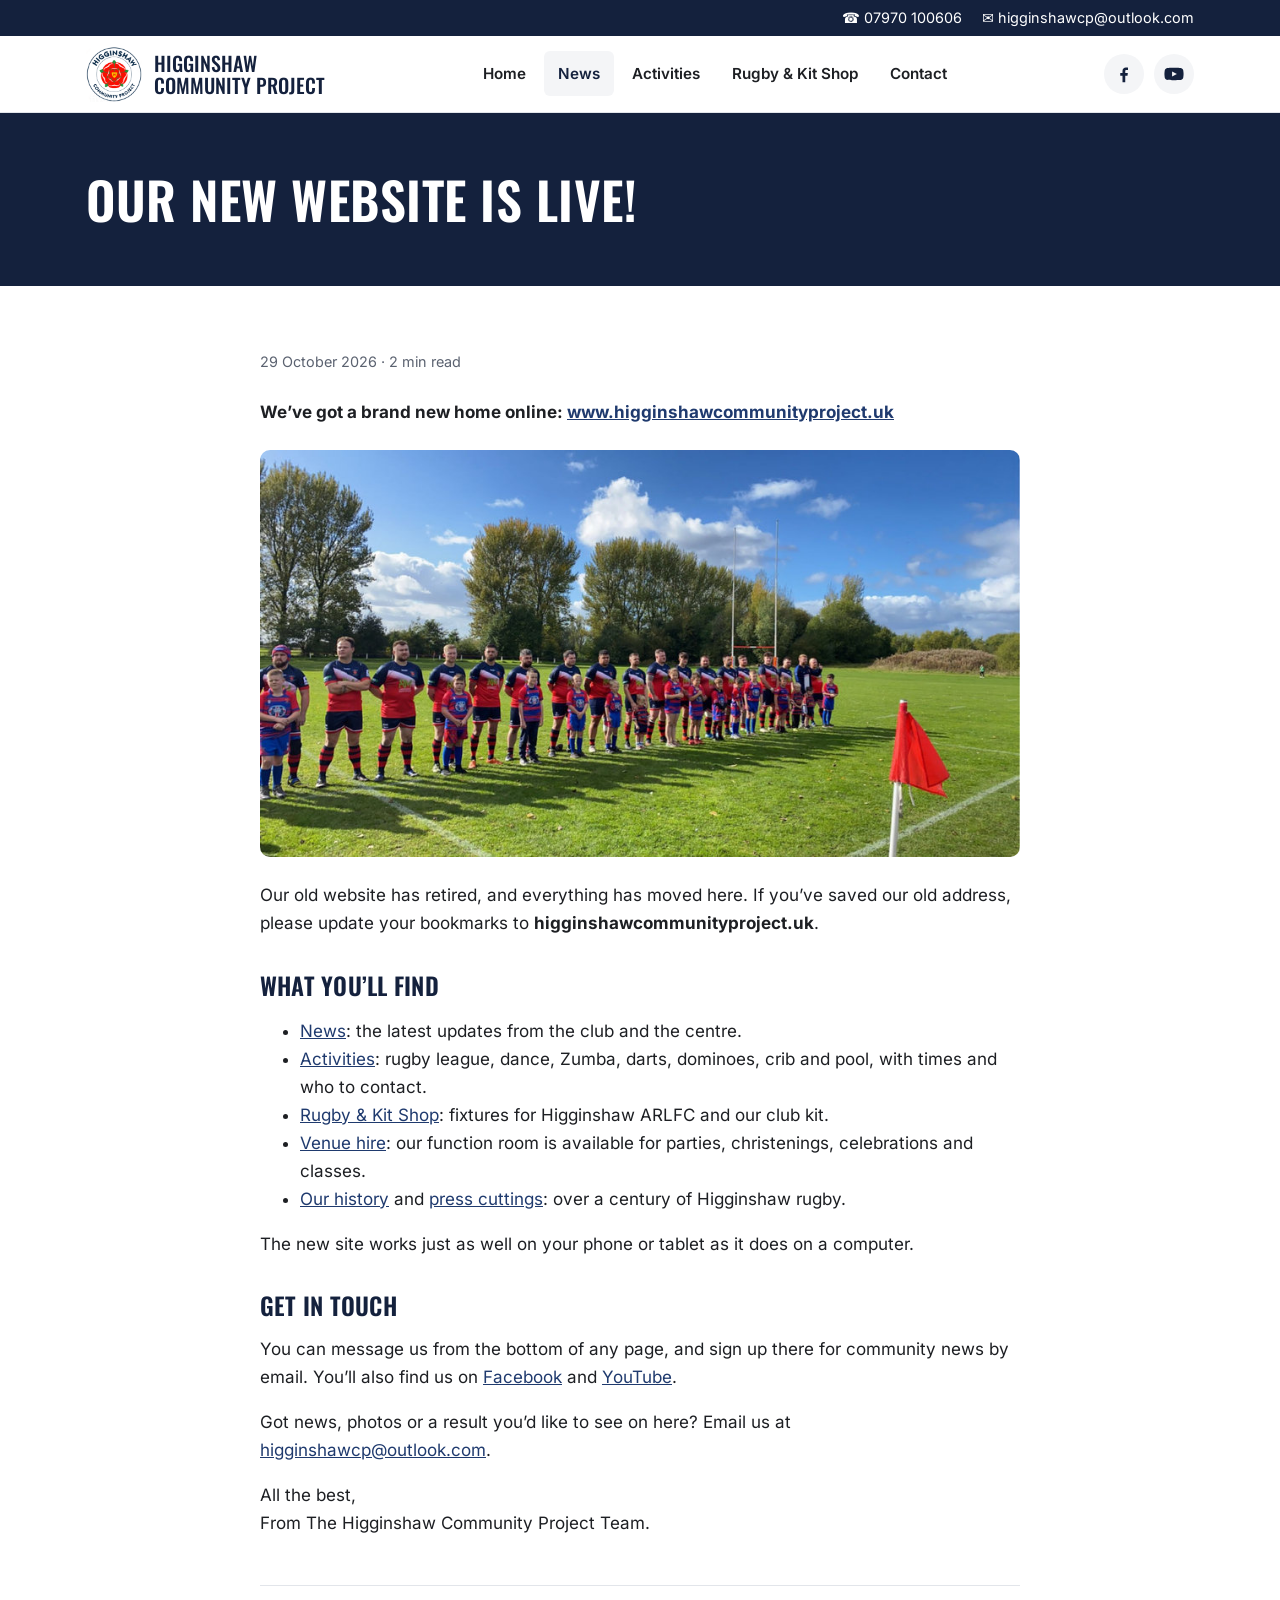
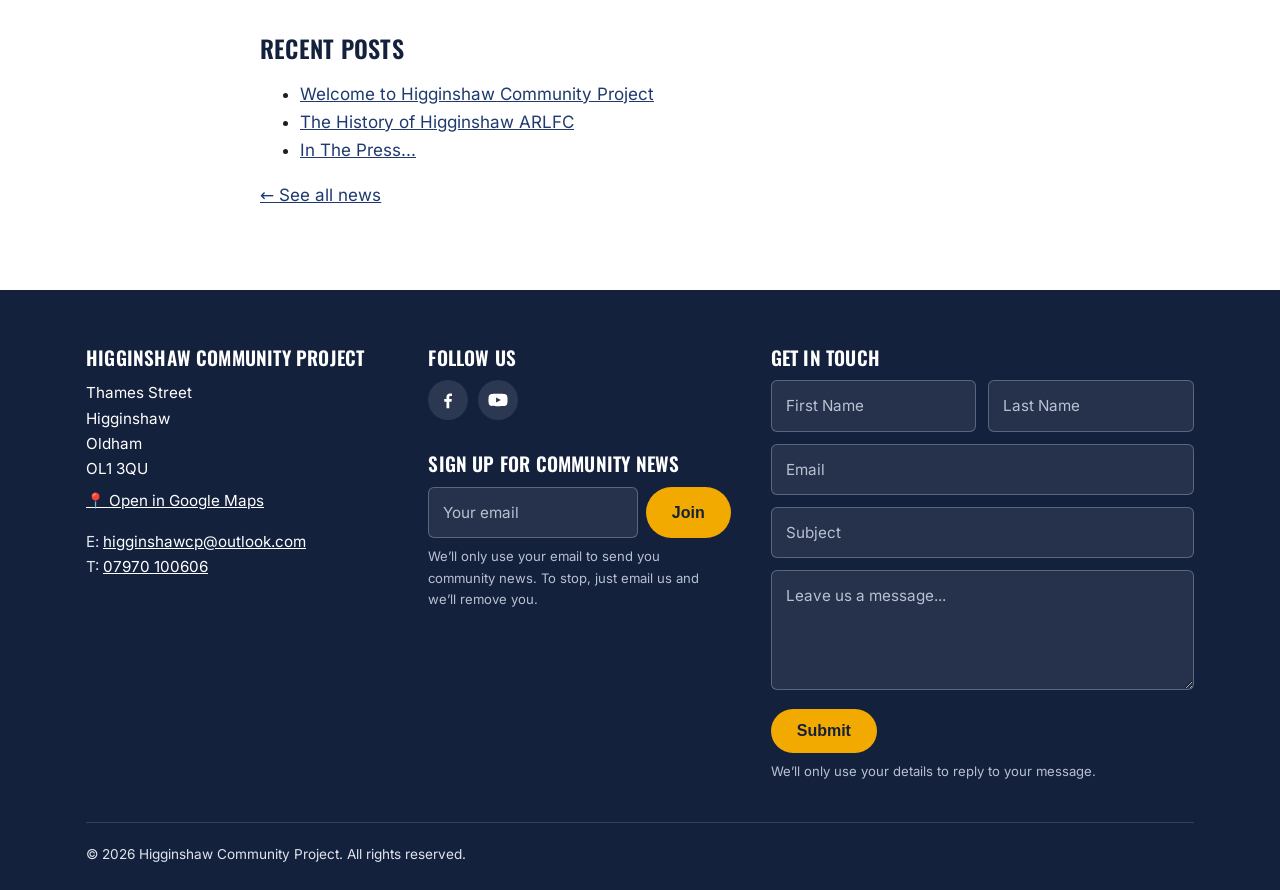
<file: news/our-new-website.html>
<!doctype html>
<html lang="en-GB">
<head>
  <meta charset="utf-8">
  <meta name="viewport" content="width=device-width, initial-scale=1">
  <title>Our New Website Is Live! | Higginshaw Community</title>
  <meta name="description" content="Higginshaw Community Project has a brand new website at higginshawcommunityproject.uk, with news, activities, rugby fixtures, the kit shop and venue hire, all in one place.">
  <link rel="canonical" href="https://www.higginshawcommunityproject.uk/news/our-new-website.html">
  <meta property="og:title" content="Our New Website Is Live! | Higginshaw Community">
  <meta property="og:description" content="Higginshaw Community Project has a brand new website at higginshawcommunityproject.uk, with news, activities, rugby fixtures, the kit shop and venue hire, all in one place.">
  <meta property="og:image" content="https://www.higginshawcommunityproject.uk/images/logo.png">
  <meta property="og:type" content="website">
  <meta name="twitter:card" content="summary_large_image">
  <link rel="icon" href="../images/favicon-32.png" sizes="32x32" type="image/png">
  <link rel="apple-touch-icon" href="../apple-touch-icon.png">
  <link rel="preload" href="../fonts/oswald-latin.woff2" as="font" type="font/woff2" crossorigin>
  <link rel="preload" href="../fonts/inter-latin.woff2" as="font" type="font/woff2" crossorigin>
  <link rel="stylesheet" href="../css/style.css">
</head>
<body>
  <div class="topbar">
    <div class="container">
      <a href="tel:07970100606">&#9742; 07970 100606</a>
      <a href="mailto:higginshawcp@outlook.com">&#9993; higginshawcp@outlook.com</a>
    </div>
  </div>

  <header class="site-header">
    <div class="container">
      <a class="brand" href="../index.html">
        <img width="168" height="169" src="../images/logo-168.png" alt="Higginshaw Community Project logo">
        <span>Higginshaw<br>Community Project</span>
      </a>
      <button class="nav-toggle" aria-label="Open menu" aria-expanded="false">
        <svg width="28" height="28" viewBox="0 0 24 24" fill="none" stroke="currentColor" stroke-width="2"><path d="M3 6h18M3 12h18M3 18h18"/></svg>
      </button>
      <nav class="nav" aria-label="Main">
        <ul>
          <li><a href="../index.html">Home</a></li>
          <li><a href="../news.html" aria-current="page">News</a></li>
          <li><a href="../activities.html">Activities</a></li>
          <li><a href="../rugby.html">Rugby &amp; Kit Shop</a></li>
          <li><a href="#contact">Contact</a></li>
        </ul>
      </nav>
      <ul class="social header-social">
        <li><a href="https://www.facebook.com/profile.php?id=100088274062033" aria-label="Facebook" target="_blank" rel="noopener"><svg viewBox="0 0 24 24" aria-hidden="true"><path d="M13.5 22v-8h2.7l.4-3.2h-3.1V8.8c0-.9.3-1.5 1.6-1.5h1.7V4.4c-.3 0-1.3-.1-2.5-.1-2.4 0-4.1 1.5-4.1 4.2v2.3H7.5V14h2.7v8h3.3z"/></svg></a></li>
        <li><a href="https://www.youtube.com/@higginshawarlfc8324" aria-label="YouTube" target="_blank" rel="noopener"><svg viewBox="0 0 24 24" aria-hidden="true"><path d="M23 7.2a3 3 0 0 0-2.1-2.1C19 4.6 12 4.6 12 4.6s-7 0-8.9.5A3 3 0 0 0 1 7.2 31 31 0 0 0 .5 12a31 31 0 0 0 .5 4.8 3 3 0 0 0 2.1 2.1c1.9.5 8.9.5 8.9.5s7 0 8.9-.5a3 3 0 0 0 2.1-2.1 31 31 0 0 0 .5-4.8 31 31 0 0 0-.5-4.8zM9.7 15.1V8.9L15.5 12l-5.8 3.1z"/></svg></a></li>
      </ul>
    </div>
  </header>

  <main>
    <section class="page-hero"><div class="container"><h1>Our New Website Is Live!</h1></div></section>
    <section class="section">
      <div class="container">
        <article class="article">
          <div class="meta">29 October 2026 &middot; 2 min read</div>
          <p><strong>We&rsquo;ve got a brand new home online: <a href="https://www.higginshawcommunityproject.uk/">www.higginshawcommunityproject.uk</a></strong></p>
          <img fetchpriority="high" width="1792" height="960" srcset="../images/rugby-cup-final-2022-900.jpg 900w, ../images/rugby-cup-final-2022-1200.jpg 1200w, ../images/rugby-cup-final-2022-2000.jpg 1792w" sizes="(max-width: 800px) 100vw, 760px" src="../images/rugby-cup-final-2022-1200.jpg" alt="Higginshaw ARLFC lined up at the 2022 cup final">
          <p>Our old website has retired, and everything has moved here. If you&rsquo;ve saved our old address, please update your bookmarks to <strong>higginshawcommunityproject.uk</strong>.</p>
          <h2>What you&rsquo;ll find</h2>
          <ul>
            <li><a href="../news.html">News</a>: the latest updates from the club and the centre.</li>
            <li><a href="../activities.html">Activities</a>: rugby league, dance, Zumba, darts, dominoes, crib and pool, with times and who to contact.</li>
            <li><a href="../rugby.html">Rugby &amp; Kit Shop</a>: fixtures for Higginshaw ARLFC and our club kit.</li>
            <li><a href="welcome.html">Venue hire</a>: our function room is available for parties, christenings, celebrations and classes.</li>
            <li><a href="history-of-higginshaw-arlfc.html">Our history</a> and <a href="in-the-press.html">press cuttings</a>: over a century of Higginshaw rugby.</li>
          </ul>
          <p>The new site works just as well on your phone or tablet as it does on a computer.</p>
          <h2>Get in touch</h2>
          <p>You can message us from the bottom of any page, and sign up there for community news by email. You&rsquo;ll also find us on <a href="https://www.facebook.com/profile.php?id=100088274062033" target="_blank" rel="noopener">Facebook</a> and <a href="https://www.youtube.com/@higginshawarlfc8324" target="_blank" rel="noopener">YouTube</a>.</p>
          <p>Got news, photos or a result you&rsquo;d like to see on here? Email us at <a href="mailto:higginshawcp@outlook.com">higginshawcp@outlook.com</a>.</p>
          <p>All the best,<br>From The Higginshaw Community Project Team.</p>
          <hr style="margin:48px 0;border:0;border-top:1px solid var(--line)">
          <h2>Recent Posts</h2>
          <ul><li><a href="welcome.html">Welcome to Higginshaw Community Project</a></li>
<li><a href="history-of-higginshaw-arlfc.html">The History of Higginshaw ARLFC</a></li>
<li><a href="in-the-press.html">In The Press...</a></li></ul>
          <p><a href="../news.html">&larr; See all news</a></p>
        </article>
      </div>
    </section>
  </main>

  <footer class="site-footer" id="contact">
    <div class="container">
      <div class="footer-grid">
        <div>
          <h2>Higginshaw Community Project</h2>
          <address style="font-style:normal">
            <a href="https://maps.app.goo.gl/gQZjQvZCSkHr1gMu5" target="_blank" rel="noopener" class="map-link">Thames Street<br>Higginshaw<br>Oldham<br>OL1 3QU</a>
          </address>
          <p style="margin:.5em 0 0"><a href="https://maps.app.goo.gl/gQZjQvZCSkHr1gMu5" target="_blank" rel="noopener">&#128205; Open in Google Maps</a></p>
          <p style="margin-top:1em">
            E: <a href="mailto:higginshawcp@outlook.com">higginshawcp@outlook.com</a><br>
            T: <a href="tel:07970100606">07970 100606</a>
          </p>
        </div>
        <div>
          <h2>Follow Us</h2>
          <ul class="social">
            <li><a href="https://www.facebook.com/profile.php?id=100088274062033" aria-label="Facebook" target="_blank" rel="noopener"><svg viewBox="0 0 24 24" aria-hidden="true"><path d="M13.5 22v-8h2.7l.4-3.2h-3.1V8.8c0-.9.3-1.5 1.6-1.5h1.7V4.4c-.3 0-1.3-.1-2.5-.1-2.4 0-4.1 1.5-4.1 4.2v2.3H7.5V14h2.7v8h3.3z"/></svg></a></li>
            <li><a href="https://www.youtube.com/@higginshawarlfc8324" aria-label="YouTube" target="_blank" rel="noopener"><svg viewBox="0 0 24 24" aria-hidden="true"><path d="M23 7.2a3 3 0 0 0-2.1-2.1C19 4.6 12 4.6 12 4.6s-7 0-8.9.5A3 3 0 0 0 1 7.2 31 31 0 0 0 .5 12a31 31 0 0 0 .5 4.8 3 3 0 0 0 2.1 2.1c1.9.5 8.9.5 8.9.5s7 0 8.9-.5a3 3 0 0 0 2.1-2.1 31 31 0 0 0 .5-4.8 31 31 0 0 0-.5-4.8zM9.7 15.1V8.9L15.5 12l-5.8 3.1z"/></svg></a></li>
          </ul>
          <h2 style="margin-top:32px">Sign Up for Community News</h2>
          <form class="newsletter site-form" name="newsletter" action="https://api.web3forms.com/submit" method="POST"
                data-subject-field="email" data-subject-prefix="New newsletter signup: "
                data-success="Thanks for signing up! You&rsquo;re on the list for community news.">
            <input type="hidden" name="access_key" value="2c5b12cb-0089-4bee-9e2f-fe850c8996c5">
            <input type="hidden" name="subject" value="New newsletter signup">
            <input type="hidden" name="from_name" value="Higginshaw website">
            <input type="checkbox" name="botcheck" tabindex="-1" autocomplete="off" aria-hidden="true" style="display:none">
            <label class="sr-only" for="nl-email">Email</label>
            <input id="nl-email" type="email" name="email" placeholder="Your email" required>
            <button class="btn" type="submit">Join</button>
          </form>
          <p class="form-note">We&rsquo;ll only use your email to send you community news. To stop, just email us and we&rsquo;ll remove you.</p>
        </div>
        <div>
          <h2>Get in Touch</h2>
          <form class="site-form" name="contact" action="https://api.web3forms.com/submit" method="POST"
                data-subject-field="topic" data-subject-prefix="Website message: "
                data-success="Thanks for your message! We&rsquo;ll get back to you as soon as we can.">
            <input type="hidden" name="access_key" value="2c5b12cb-0089-4bee-9e2f-fe850c8996c5">
            <input type="hidden" name="subject" value="New message from the Higginshaw website">
            <input type="hidden" name="from_name" value="Higginshaw website">
            <input type="checkbox" name="botcheck" tabindex="-1" autocomplete="off" aria-hidden="true" style="display:none">
            <div class="row">
              <input type="text" name="first_name" placeholder="First Name" aria-label="First Name" required>
              <input type="text" name="last_name" placeholder="Last Name" aria-label="Last Name">
            </div>
            <input type="email" name="email" placeholder="Email" aria-label="Email" required>
            <input type="text" name="topic" placeholder="Subject" aria-label="Subject">
            <textarea name="message" placeholder="Leave us a message..." aria-label="Message" required></textarea>
            <button class="btn" type="submit">Submit</button>
          </form>
          <p class="form-note">We&rsquo;ll only use your details to reply to your message.</p>
        </div>
      </div>
      <div class="footer-bottom">
        <span>&copy; <span data-year>2026</span> Higginshaw Community Project. All rights reserved.</span>
      </div>
    </div>
  </footer>

  <script src="../js/main.js"></script>
</body>
</html>
</file>
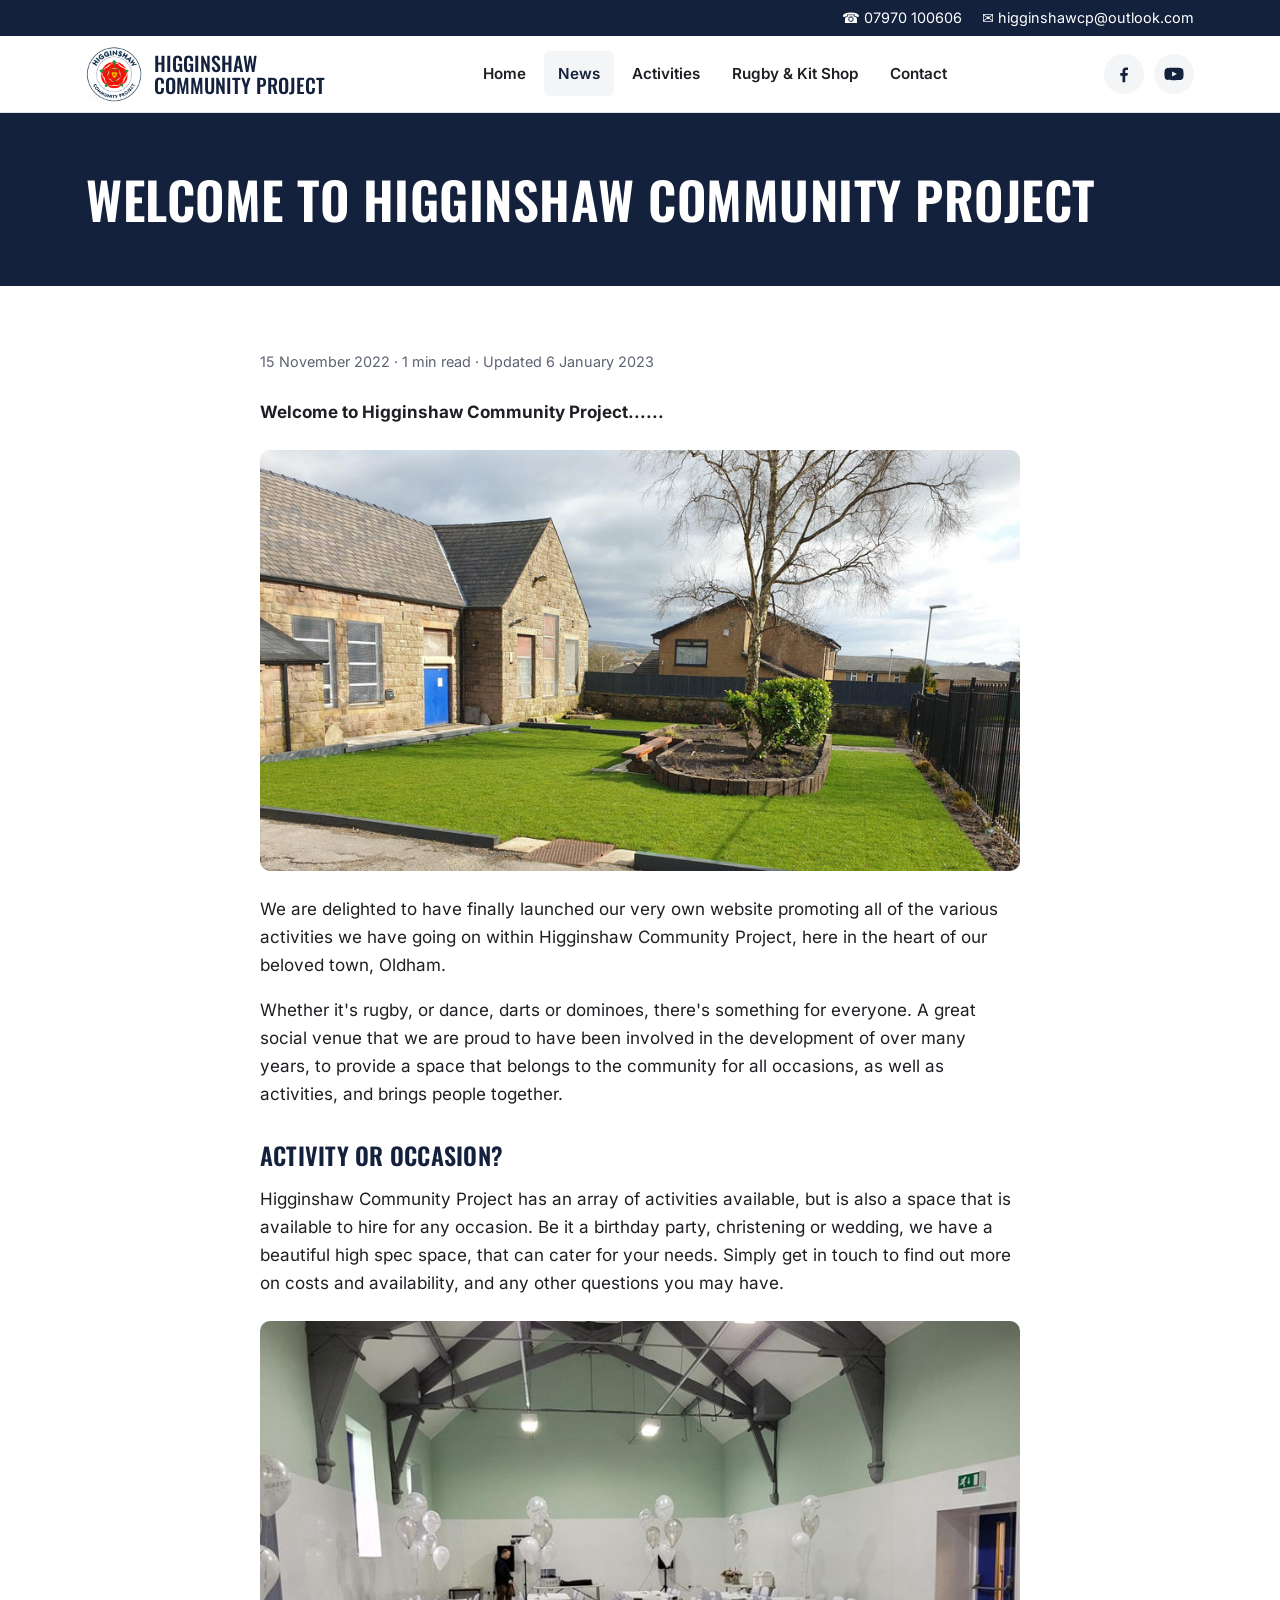
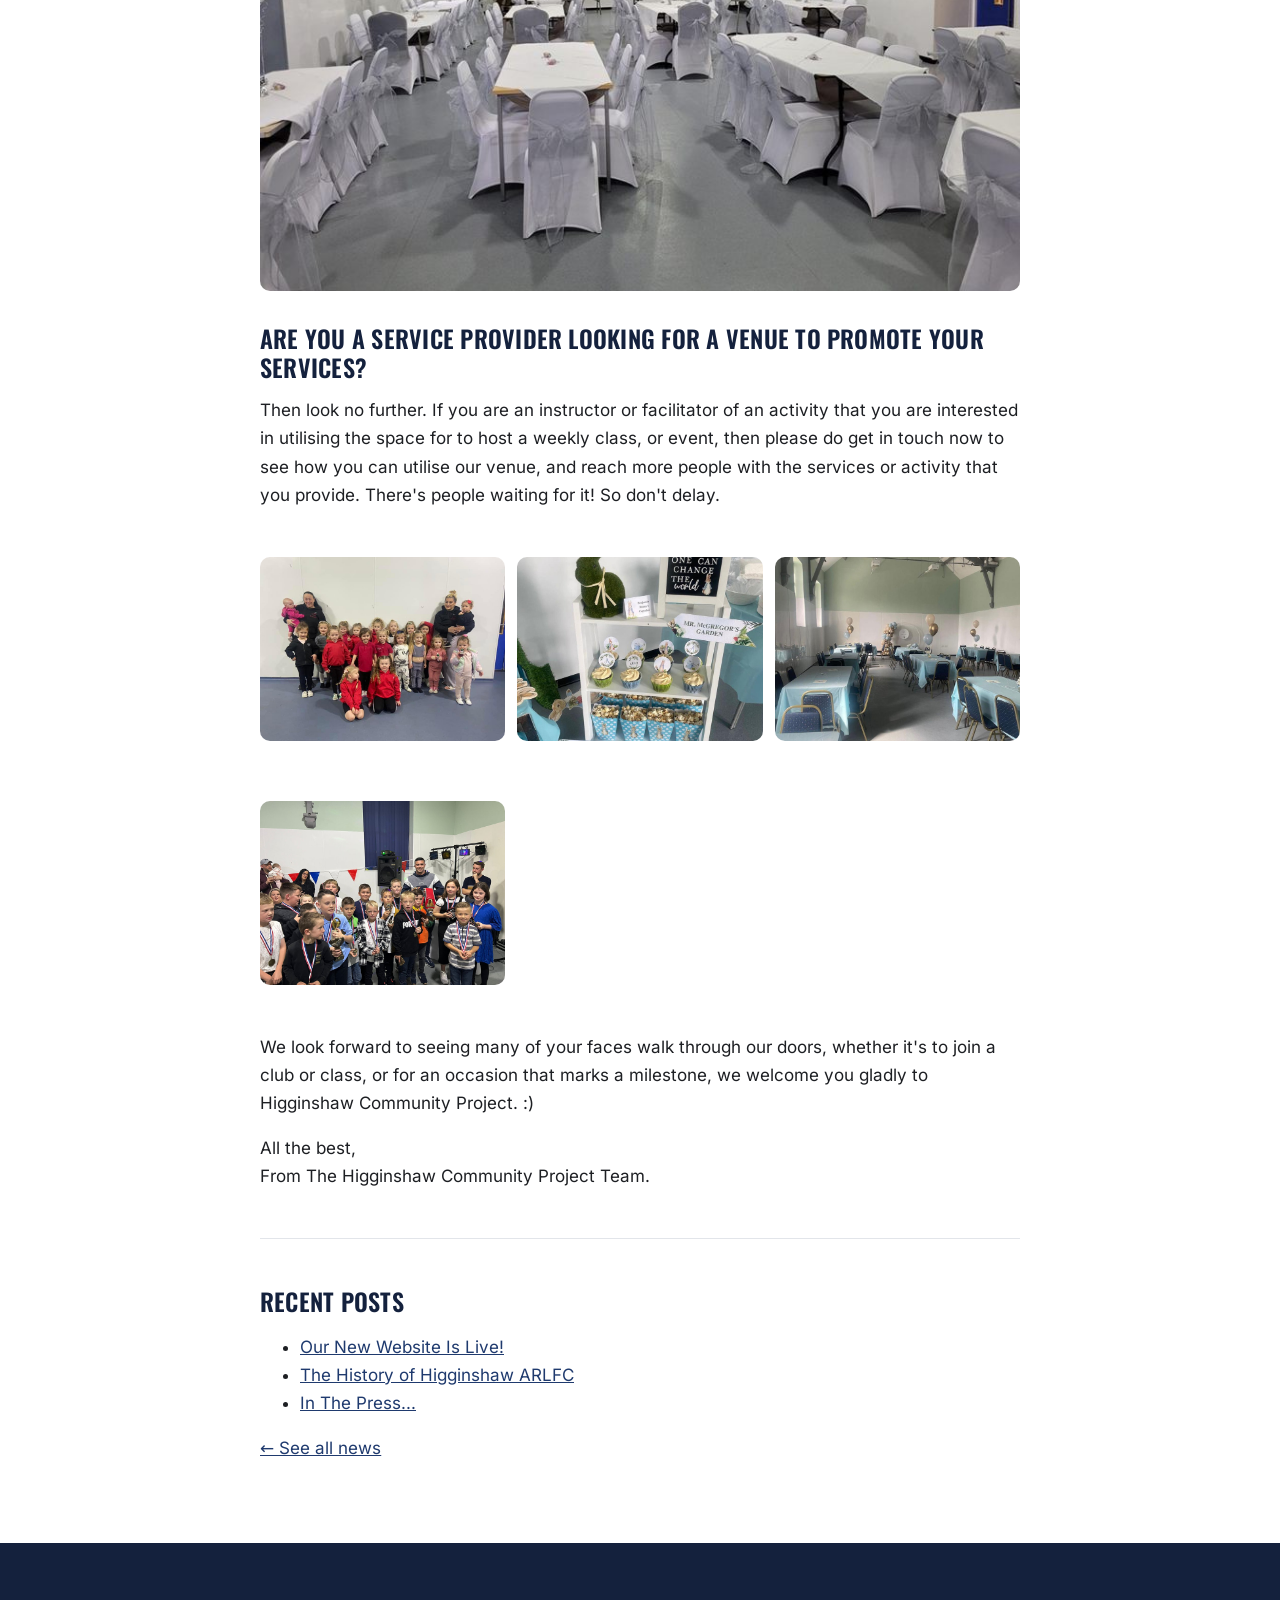
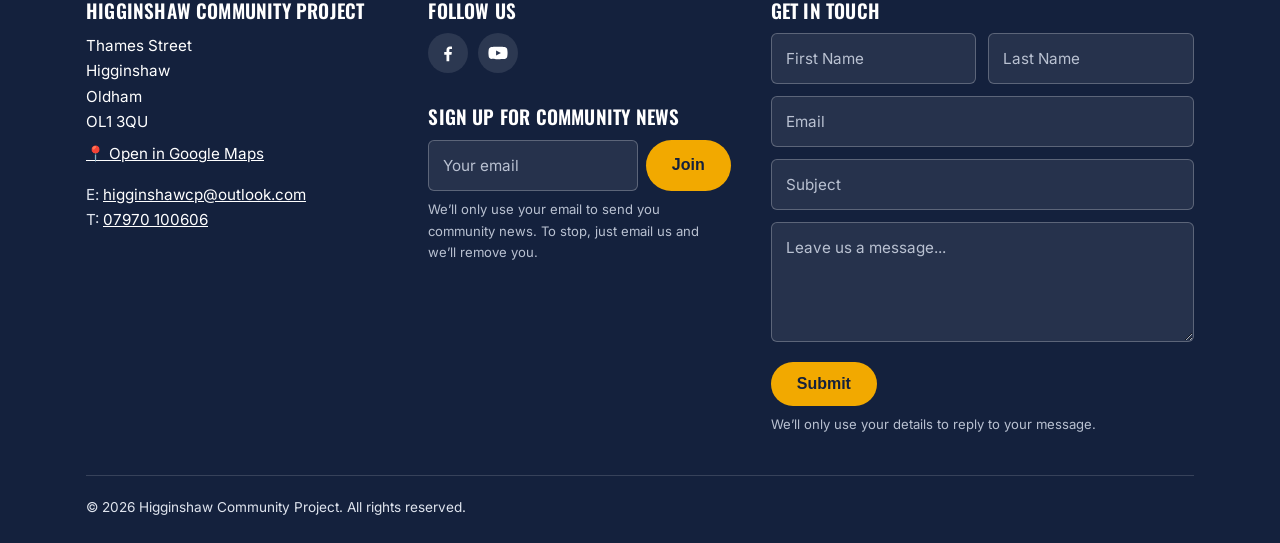
<file: news/welcome.html>
<!doctype html>
<html lang="en-GB">
<head>
  <meta charset="utf-8">
  <meta name="viewport" content="width=device-width, initial-scale=1">
  <title>Welcome to Higginshaw Community Project | Higginshaw Community</title>
  <meta name="description" content="We are delighted to have finally launched our very own website promoting all of the various activities we have going on within Higginshaw Community Project...">
  <link rel="canonical" href="https://www.higginshawcommunityproject.uk/news/welcome.html">
  <meta property="og:title" content="Welcome to Higginshaw Community Project | Higginshaw Community">
  <meta property="og:description" content="We are delighted to have finally launched our very own website promoting all of the various activities we have going on within Higginshaw Community Project...">
  <meta property="og:image" content="https://www.higginshawcommunityproject.uk/images/logo.png">
  <meta property="og:type" content="website">
  <meta name="twitter:card" content="summary_large_image">
  <link rel="icon" href="../images/favicon-32.png" sizes="32x32" type="image/png">
  <link rel="apple-touch-icon" href="../apple-touch-icon.png">
  <link rel="preload" href="../fonts/oswald-latin.woff2" as="font" type="font/woff2" crossorigin>
  <link rel="preload" href="../fonts/inter-latin.woff2" as="font" type="font/woff2" crossorigin>
  <link rel="stylesheet" href="../css/style.css">
</head>
<body>
  <div class="topbar">
    <div class="container">
      <a href="tel:07970100606">&#9742; 07970 100606</a>
      <a href="mailto:higginshawcp@outlook.com">&#9993; higginshawcp@outlook.com</a>
    </div>
  </div>

  <header class="site-header">
    <div class="container">
      <a class="brand" href="../index.html">
        <img width="168" height="169" src="../images/logo-168.png" alt="Higginshaw Community Project logo">
        <span>Higginshaw<br>Community Project</span>
      </a>
      <button class="nav-toggle" aria-label="Open menu" aria-expanded="false">
        <svg width="28" height="28" viewBox="0 0 24 24" fill="none" stroke="currentColor" stroke-width="2"><path d="M3 6h18M3 12h18M3 18h18"/></svg>
      </button>
      <nav class="nav" aria-label="Main">
        <ul>
          <li><a href="../index.html">Home</a></li>
          <li><a href="../news.html" aria-current="page">News</a></li>
          <li><a href="../activities.html">Activities</a></li>
          <li><a href="../rugby.html">Rugby &amp; Kit Shop</a></li>
          <li><a href="#contact">Contact</a></li>
        </ul>
      </nav>
      <ul class="social header-social">
        <li><a href="https://www.facebook.com/profile.php?id=100088274062033" aria-label="Facebook" target="_blank" rel="noopener"><svg viewBox="0 0 24 24" aria-hidden="true"><path d="M13.5 22v-8h2.7l.4-3.2h-3.1V8.8c0-.9.3-1.5 1.6-1.5h1.7V4.4c-.3 0-1.3-.1-2.5-.1-2.4 0-4.1 1.5-4.1 4.2v2.3H7.5V14h2.7v8h3.3z"/></svg></a></li>
        <li><a href="https://www.youtube.com/@higginshawarlfc8324" aria-label="YouTube" target="_blank" rel="noopener"><svg viewBox="0 0 24 24" aria-hidden="true"><path d="M23 7.2a3 3 0 0 0-2.1-2.1C19 4.6 12 4.6 12 4.6s-7 0-8.9.5A3 3 0 0 0 1 7.2 31 31 0 0 0 .5 12a31 31 0 0 0 .5 4.8 3 3 0 0 0 2.1 2.1c1.9.5 8.9.5 8.9.5s7 0 8.9-.5a3 3 0 0 0 2.1-2.1 31 31 0 0 0 .5-4.8 31 31 0 0 0-.5-4.8zM9.7 15.1V8.9L15.5 12l-5.8 3.1z"/></svg></a></li>
      </ul>
    </div>
  </header>

  <main>
    <section class="page-hero"><div class="container"><h1>Welcome to Higginshaw Community Project</h1></div></section>
    <section class="section">
      <div class="container">
        <article class="article">
          <div class="meta">15 November 2022 &middot; 1 min read &middot; Updated 6 January 2023</div>
          <p><strong>Welcome to Higginshaw Community Project......</strong></p>
          <img fetchpriority="high" width="1600" height="885" srcset="../images/building-and-garden-900.jpg 900w, ../images/building-and-garden-1600.jpg 1600w" sizes="(max-width: 800px) 100vw, 760px" src="../images/building-and-garden-1600.jpg" alt="Higginshaw Community Project">
          <p>We are delighted to have finally launched our very own website promoting all of the various activities we have going on within Higginshaw Community Project, here in the heart of our beloved town, Oldham.</p>
          <p>Whether it's rugby, or dance, darts or dominoes, there's something for everyone. A great social venue that we are proud to have been involved in the development of over many years, to provide a space that belongs to the community for all occasions, as well as activities, and brings people together.</p>
          <h2>Activity or Occasion?</h2>
          <p>Higginshaw Community Project has an array of activities available, but is also a space that is available to hire for any occasion. Be it a birthday party, christening or wedding, we have a beautiful high spec space, that can cater for your needs. Simply get in touch to find out more on costs and availability, and any other questions you may have.</p>
          <img width="1600" height="1200" srcset="../images/function-room-800.jpg 800w, ../images/function-room.jpg 1600w" sizes="(max-width: 800px) 100vw, 760px" src="../images/function-room.jpg" alt="The function room">
          <h2>Are You A Service Provider Looking For A Venue To Promote Your Services?</h2>
          <p>Then look no further. If you are an instructor or facilitator of an activity that you are interested in utilising the space for to host a weekly class, or event, then please do get in touch now to see how you can utilise our venue, and reach more people with the services or activity that you provide. There's people waiting for it! So don't delay.</p>
        <div class="gallery">
          <a href="../images/venue-kids-dance-class-2000.jpg" target="_blank"><img width="800" height="600" src="../images/venue-kids-dance-class-800.jpg" alt="Young dancers and their teachers at a class in the hall" loading="lazy"></a>
          <a href="../images/venue-party-cupcakes-2000.jpg" target="_blank"><img width="750" height="800" src="../images/venue-party-cupcakes-800.jpg" alt="Peter Rabbit themed party table with cupcakes and popcorn" loading="lazy"></a>
          <a href="../images/venue-hall-set-for-party-2000.jpg" target="_blank"><img width="760" height="800" src="../images/venue-hall-set-for-party-800.jpg" alt="The hall set up for a party, with blue tablecloths and balloons" loading="lazy"></a>
          <a href="../images/venue-kids-awards-night-2000.jpg" target="_blank"><img width="800" height="600" src="../images/venue-kids-awards-night-800.jpg" alt="Children with medals and trophies at an awards night in the hall" loading="lazy"></a>
        </div>
          <p>We look forward to seeing many of your faces walk through our doors, whether it's to join a club or class, or for an occasion that marks a milestone, we welcome you gladly to Higginshaw Community Project. :)</p>
          <p>All the best,<br>From The Higginshaw Community Project Team.</p>
          <hr style="margin:48px 0;border:0;border-top:1px solid var(--line)">
          <h2>Recent Posts</h2>
          <ul><li><a href="our-new-website.html">Our New Website Is Live!</a></li>
<li><a href="history-of-higginshaw-arlfc.html">The History of Higginshaw ARLFC</a></li>
<li><a href="in-the-press.html">In The Press...</a></li></ul>
          <p><a href="../news.html">&larr; See all news</a></p>
        </article>
      </div>
    </section>
  </main>

  <footer class="site-footer" id="contact">
    <div class="container">
      <div class="footer-grid">
        <div>
          <h2>Higginshaw Community Project</h2>
          <address style="font-style:normal">
            <a href="https://maps.app.goo.gl/gQZjQvZCSkHr1gMu5" target="_blank" rel="noopener" class="map-link">Thames Street<br>Higginshaw<br>Oldham<br>OL1 3QU</a>
          </address>
          <p style="margin:.5em 0 0"><a href="https://maps.app.goo.gl/gQZjQvZCSkHr1gMu5" target="_blank" rel="noopener">&#128205; Open in Google Maps</a></p>
          <p style="margin-top:1em">
            E: <a href="mailto:higginshawcp@outlook.com">higginshawcp@outlook.com</a><br>
            T: <a href="tel:07970100606">07970 100606</a>
          </p>
        </div>
        <div>
          <h2>Follow Us</h2>
          <ul class="social">
            <li><a href="https://www.facebook.com/profile.php?id=100088274062033" aria-label="Facebook" target="_blank" rel="noopener"><svg viewBox="0 0 24 24" aria-hidden="true"><path d="M13.5 22v-8h2.7l.4-3.2h-3.1V8.8c0-.9.3-1.5 1.6-1.5h1.7V4.4c-.3 0-1.3-.1-2.5-.1-2.4 0-4.1 1.5-4.1 4.2v2.3H7.5V14h2.7v8h3.3z"/></svg></a></li>
            <li><a href="https://www.youtube.com/@higginshawarlfc8324" aria-label="YouTube" target="_blank" rel="noopener"><svg viewBox="0 0 24 24" aria-hidden="true"><path d="M23 7.2a3 3 0 0 0-2.1-2.1C19 4.6 12 4.6 12 4.6s-7 0-8.9.5A3 3 0 0 0 1 7.2 31 31 0 0 0 .5 12a31 31 0 0 0 .5 4.8 3 3 0 0 0 2.1 2.1c1.9.5 8.9.5 8.9.5s7 0 8.9-.5a3 3 0 0 0 2.1-2.1 31 31 0 0 0 .5-4.8 31 31 0 0 0-.5-4.8zM9.7 15.1V8.9L15.5 12l-5.8 3.1z"/></svg></a></li>
          </ul>
          <h2 style="margin-top:32px">Sign Up for Community News</h2>
          <form class="newsletter site-form" name="newsletter" action="https://api.web3forms.com/submit" method="POST"
                data-subject-field="email" data-subject-prefix="New newsletter signup: "
                data-success="Thanks for signing up! You&rsquo;re on the list for community news.">
            <input type="hidden" name="access_key" value="2c5b12cb-0089-4bee-9e2f-fe850c8996c5">
            <input type="hidden" name="subject" value="New newsletter signup">
            <input type="hidden" name="from_name" value="Higginshaw website">
            <input type="checkbox" name="botcheck" tabindex="-1" autocomplete="off" aria-hidden="true" style="display:none">
            <label class="sr-only" for="nl-email">Email</label>
            <input id="nl-email" type="email" name="email" placeholder="Your email" required>
            <button class="btn" type="submit">Join</button>
          </form>
          <p class="form-note">We&rsquo;ll only use your email to send you community news. To stop, just email us and we&rsquo;ll remove you.</p>
        </div>
        <div>
          <h2>Get in Touch</h2>
          <form class="site-form" name="contact" action="https://api.web3forms.com/submit" method="POST"
                data-subject-field="topic" data-subject-prefix="Website message: "
                data-success="Thanks for your message! We&rsquo;ll get back to you as soon as we can.">
            <input type="hidden" name="access_key" value="2c5b12cb-0089-4bee-9e2f-fe850c8996c5">
            <input type="hidden" name="subject" value="New message from the Higginshaw website">
            <input type="hidden" name="from_name" value="Higginshaw website">
            <input type="checkbox" name="botcheck" tabindex="-1" autocomplete="off" aria-hidden="true" style="display:none">
            <div class="row">
              <input type="text" name="first_name" placeholder="First Name" aria-label="First Name" required>
              <input type="text" name="last_name" placeholder="Last Name" aria-label="Last Name">
            </div>
            <input type="email" name="email" placeholder="Email" aria-label="Email" required>
            <input type="text" name="topic" placeholder="Subject" aria-label="Subject">
            <textarea name="message" placeholder="Leave us a message..." aria-label="Message" required></textarea>
            <button class="btn" type="submit">Submit</button>
          </form>
          <p class="form-note">We&rsquo;ll only use your details to reply to your message.</p>
        </div>
      </div>
      <div class="footer-bottom">
        <span>&copy; <span data-year>2026</span> Higginshaw Community Project. All rights reserved.</span>
      </div>
    </div>
  </footer>

  <script src="../js/main.js"></script>
</body>
</html>
</file>
<file: css/style.css>
/* Fonts stored with the site (Inter for text, Oswald for headings) - SIL Open Font Licence */
@font-face { font-family: 'Inter'; font-style: normal; font-weight: 400 700; font-display: swap; src: url(../fonts/inter-latin.woff2) format('woff2'); unicode-range: U+0000-00FF, U+0131, U+0152-0153, U+02BB-02BC, U+02C6, U+02DA, U+02DC, U+0304, U+0308, U+0329, U+2000-206F, U+20AC, U+2122, U+2191, U+2193, U+2212, U+2215, U+FEFF, U+FFFD; }
@font-face { font-family: 'Oswald'; font-style: normal; font-weight: 500 600; font-display: swap; src: url(../fonts/oswald-latin.woff2) format('woff2'); unicode-range: U+0000-00FF, U+0131, U+0152-0153, U+02BB-02BC, U+02C6, U+02DA, U+02DC, U+0304, U+0308, U+0329, U+2000-206F, U+20AC, U+2122, U+2191, U+2193, U+2212, U+2215, U+FEFF, U+FFFD; }

/* ==========================================================================
   Higginshaw Community Project — main stylesheet
   Change the colours below to match the club/community colours.
   ========================================================================== */
:root {
  --brand: #14213d;        /* main dark colour: header, footer, headings */
  --brand-2: #1f3a6e;      /* lighter shade of brand */
  --accent: #f2a900;       /* buttons, highlights */
  --accent-ink: #14213d;   /* text on accent buttons */
  --bg: #ffffff;
  --bg-alt: #f4f5f7;
  --ink: #1d1f23;
  --muted: #5b6270;
  --line: #e2e5ea;
  --radius: 10px;
  --max: 1140px;
  --font-head: "Oswald", "Arial Narrow", Arial, sans-serif;
  --font-body: "Inter", system-ui, -apple-system, "Segoe UI", Roboto, Arial, sans-serif;
}

*, *::before, *::after { box-sizing: border-box; }
html { scroll-behavior: smooth; }
body {
  margin: 0;
  font-family: var(--font-body);
  font-size: 17px;
  line-height: 1.65;
  color: var(--ink);
  background: var(--bg);
}
img { max-width: 100%; height: auto; display: block; }
/* Let long web addresses and emails wrap on small phones instead of pushing the page sideways */
p, li, a { overflow-wrap: anywhere; }
/* Grid columns may shrink below their longest word (stops sideways scrolling on phones) */
.split > *, .activity > *, .footer-grid > * { min-width: 0; }
a { color: var(--brand-2); }
a:hover { color: var(--accent); }
h1, h2, h3 {
  font-family: var(--font-head);
  color: var(--brand);
  line-height: 1.2;
  letter-spacing: .01em;
  margin: 0 0 .6em;
}
h1 { font-size: clamp(2rem, 5vw, 3.2rem); text-transform: uppercase; }
h2 { font-size: clamp(1.5rem, 3.2vw, 2.2rem); text-transform: uppercase; }
h3 { font-size: 1.3rem; }
p { margin: 0 0 1em; }

.container { width: 100%; max-width: var(--max); margin: 0 auto; padding: 0 16px; }
.section { padding: 64px 0; }
.section.alt { background: var(--bg-alt); }
.section.dark { background: var(--brand); color: #fff; }
.section.dark h2, .section.dark h3 { color: #fff; }
.center { text-align: center; }
.lead { font-size: 1.15rem; color: var(--muted); }

/* ---------- Top bar ---------- */
.topbar { background: var(--brand); color: #fff; font-size: .9rem; }
.topbar .container { display: flex; gap: 20px; justify-content: flex-end; flex-wrap: wrap; padding-top: 6px; padding-bottom: 6px; }
.topbar a { color: #fff; text-decoration: none; }
.topbar a:hover { color: var(--accent); }

/* ---------- Header / nav ---------- */
.site-header { background: #fff; border-bottom: 1px solid var(--line); position: sticky; top: 0; z-index: 50; }
.site-header .container { display: flex; align-items: center; justify-content: space-between; gap: 16px; min-height: 76px; }
.brand { display: flex; align-items: center; gap: 12px; text-decoration: none; color: var(--brand); overflow-wrap: normal; }
.brand img { width: 56px; height: 56px; object-fit: contain; }
.brand span { font-family: var(--font-head); font-size: 1.25rem; text-transform: uppercase; line-height: 1.1; }
.nav ul { list-style: none; margin: 0; padding: 0; display: flex; gap: 4px; }
.nav a {
  display: block; padding: 10px 14px; border-radius: 6px; white-space: nowrap; overflow-wrap: normal;
  text-decoration: none; color: var(--ink); font-weight: 600; font-size: .95rem;
}
.nav a:hover, .nav a[aria-current="page"] { background: var(--bg-alt); color: var(--brand); }
.nav-toggle { display: none; background: none; border: 0; padding: 8px; cursor: pointer; color: var(--brand); }
.header-social { display: flex; gap: 8px; }

@media (max-width: 900px) {
  .nav-toggle { display: block; }
  .nav { position: absolute; left: 0; right: 0; top: 100%; background: #fff; border-bottom: 1px solid var(--line); display: none; }
  .nav.open { display: block; }
  .nav ul { flex-direction: column; padding: 8px 16px 16px; }
}

/* ---------- Buttons ---------- */
.btn {
  display: inline-block; padding: 13px 26px; border-radius: 999px;
  background: var(--accent); color: var(--accent-ink); font-weight: 700;
  text-decoration: none; border: 0; cursor: pointer; font-size: 1rem;
}
.btn:hover { filter: brightness(1.08); color: var(--accent-ink); }
.btn.outline { background: transparent; color: #fff; box-shadow: inset 0 0 0 2px #fff; }
.btn.outline-dark { background: transparent; color: var(--brand); box-shadow: inset 0 0 0 2px var(--brand); }
.btn.outline-dark:hover { background: var(--brand); color: #fff; filter: none; }
.btn-row { display: flex; flex-wrap: wrap; gap: 12px; }

/* ---------- Hero ---------- */
.hero { position: relative; color: #fff; background: var(--brand); overflow: hidden; }
.hero img.hero-bg { position: absolute; inset: 0; width: 100%; height: 100%; object-fit: cover; opacity: .35; }
.hero .container { position: relative; padding-top: 96px; padding-bottom: 96px; }
.hero h1 { color: #fff; }
.hero p { max-width: 640px; font-size: 1.1rem; }

.page-hero { background: var(--brand); color: #fff; padding: 56px 0; }
.page-hero h1 { color: #fff; margin: 0; }
.page-hero .crest { width: 72px; margin-bottom: 12px; }

/* ---------- Layout helpers ---------- */
.split { display: grid; grid-template-columns: 1fr 1fr; gap: 48px; align-items: center; }
.split.reverse > :first-child { order: 2; }
@media (max-width: 800px) { .split, .split.reverse { grid-template-columns: 1fr; gap: 24px; } .split.reverse > :first-child { order: 0; } }
.rounded { border-radius: var(--radius); }

/* ---------- Cards ---------- */
.grid { display: grid; gap: 24px; }
.grid.cols-3 { grid-template-columns: repeat(auto-fill, minmax(280px, 1fr)); }
.card { background: #fff; border: 1px solid var(--line); border-radius: var(--radius); overflow: hidden; display: flex; flex-direction: column; }
.card img { aspect-ratio: 16/10; object-fit: cover; width: 100%; }
.card .card-body { padding: 20px; flex: 1; display: flex; flex-direction: column; }
.card h3 a { color: var(--brand); text-decoration: none; }
.card .meta { color: var(--muted); font-size: .85rem; margin-bottom: 8px; }
.card .more { margin-top: auto; font-weight: 700; }

/* ---------- Activities ---------- */
.activity { display: grid; grid-template-columns: 360px 1fr; gap: 32px; align-items: start; padding: 32px 0; border-bottom: 1px solid var(--line); }
.activity:last-child { border-bottom: 0; }
.activity img { border-radius: var(--radius); aspect-ratio: 1.09; object-fit: cover; width: 100%; }
.activity .when { background: var(--bg-alt); border-left: 4px solid var(--accent); padding: 10px 14px; border-radius: 4px; }
@media (max-width: 800px) { .activity { grid-template-columns: 1fr; } }

/* ---------- Gallery ---------- */
.gallery { display: grid; grid-template-columns: repeat(auto-fill, minmax(220px, 1fr)); gap: 12px; margin: 24px 0; }
.gallery a { display: block; }
.gallery img { width: 100%; aspect-ratio: 4/3; object-fit: cover; border-radius: 6px; transition: transform .2s; }
.gallery img:hover { transform: scale(1.02); }

/* ---------- Article ---------- */
.article { max-width: 760px; margin: 0 auto; }
.article .meta { color: var(--muted); font-size: .9rem; margin-bottom: 24px; }
.article img { border-radius: var(--radius); margin: 24px 0; }
.article h2 { font-size: 1.5rem; margin-top: 1.4em; }
.press img { max-width: min(520px, 100%); margin-left: auto; margin-right: auto; }

/* ---------- Video slot ---------- */
.video { aspect-ratio: 16/9; background: #000; border-radius: var(--radius); overflow: hidden; display: grid; place-items: center; color: #fff; text-align: center; }
.video > p { padding: 16px; }
.video iframe, .video video { width: 100%; height: 100%; border: 0; display: block; object-fit: contain; }

/* ---------- Footer ---------- */
.site-footer { background: var(--brand); color: #dfe4ee; padding: 56px 0 24px; font-size: .95rem; }
.site-footer h2, .site-footer h3 { color: #fff; font-size: 1.2rem; }
.site-footer a { color: #fff; }
.footer-grid { display: grid; grid-template-columns: 1fr 1fr 1.4fr; gap: 40px; }
@media (max-width: 900px) { .footer-grid { grid-template-columns: 1fr; } }
.footer-bottom { border-top: 1px solid rgba(255,255,255,.15); margin-top: 40px; padding-top: 20px; font-size: .85rem; display: flex; justify-content: space-between; flex-wrap: wrap; gap: 8px; }
.social { display: flex; gap: 10px; list-style: none; padding: 0; margin: 0; }
.social a { display: grid; place-items: center; width: 40px; height: 40px; border-radius: 50%; background: rgba(255,255,255,.1); }
.social a:hover { background: var(--accent); }
.social svg { width: 20px; height: 20px; fill: currentColor; }
.header-social a { background: var(--bg-alt); color: var(--brand); }
/* On the narrowest phones the header icons would push the club name under the menu button */
@media (max-width: 374px) { .site-header .header-social { display: none; } }

/* ---------- Forms ---------- */
form .row { display: grid; grid-template-columns: 1fr 1fr; gap: 12px; }
@media (max-width: 500px) { form .row { grid-template-columns: 1fr; } }
input, textarea {
  width: 100%; padding: 12px 14px; border-radius: 6px; border: 1px solid rgba(255,255,255,.25);
  background: rgba(255,255,255,.08); color: #fff; font: inherit; margin-bottom: 12px;
}
input::placeholder, textarea::placeholder { color: #b9c1d1; }
textarea { min-height: 120px; resize: vertical; }
.newsletter { display: flex; gap: 8px; }
.newsletter input { margin: 0; }
.form-note { font-size: .82rem; color: #b9c1d1; margin: 8px 0 0; }
.map-link { color: inherit; text-decoration: none; }
.map-link:hover { color: var(--accent); }
.sr-only { position: absolute; width: 1px; height: 1px; overflow: hidden; clip: rect(0 0 0 0); white-space: nowrap; }
button:disabled { opacity: .6; cursor: wait; }
.form-status { margin: 12px 0 0; padding: 12px 14px; border-radius: 6px; font-weight: 600; color: #fff; }
.form-status:empty { display: none; }
.form-status.success { background: rgba(242,169,0,.15); border: 1px solid var(--accent); }
.form-status.error { background: rgba(255,110,110,.15); border: 1px solid #ff8a8a; }
.form-status a { color: var(--accent); }
</file>
